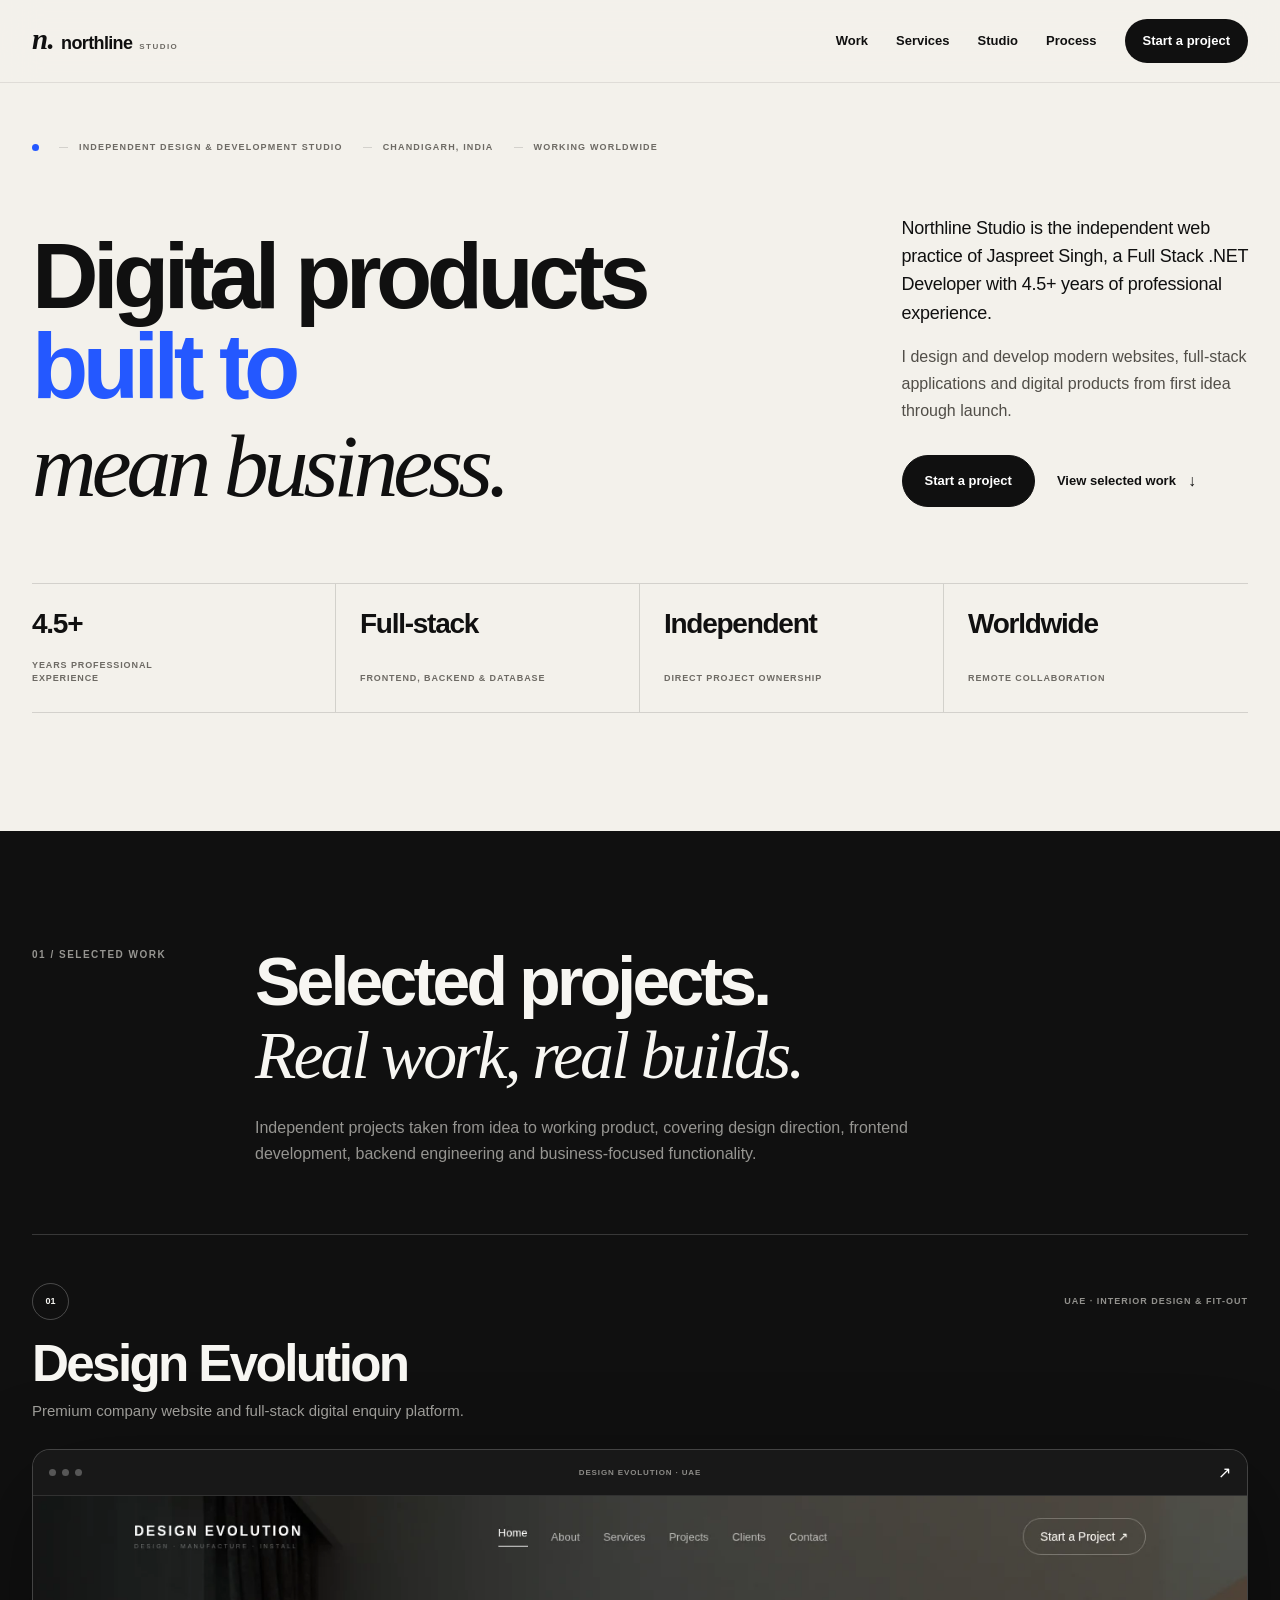
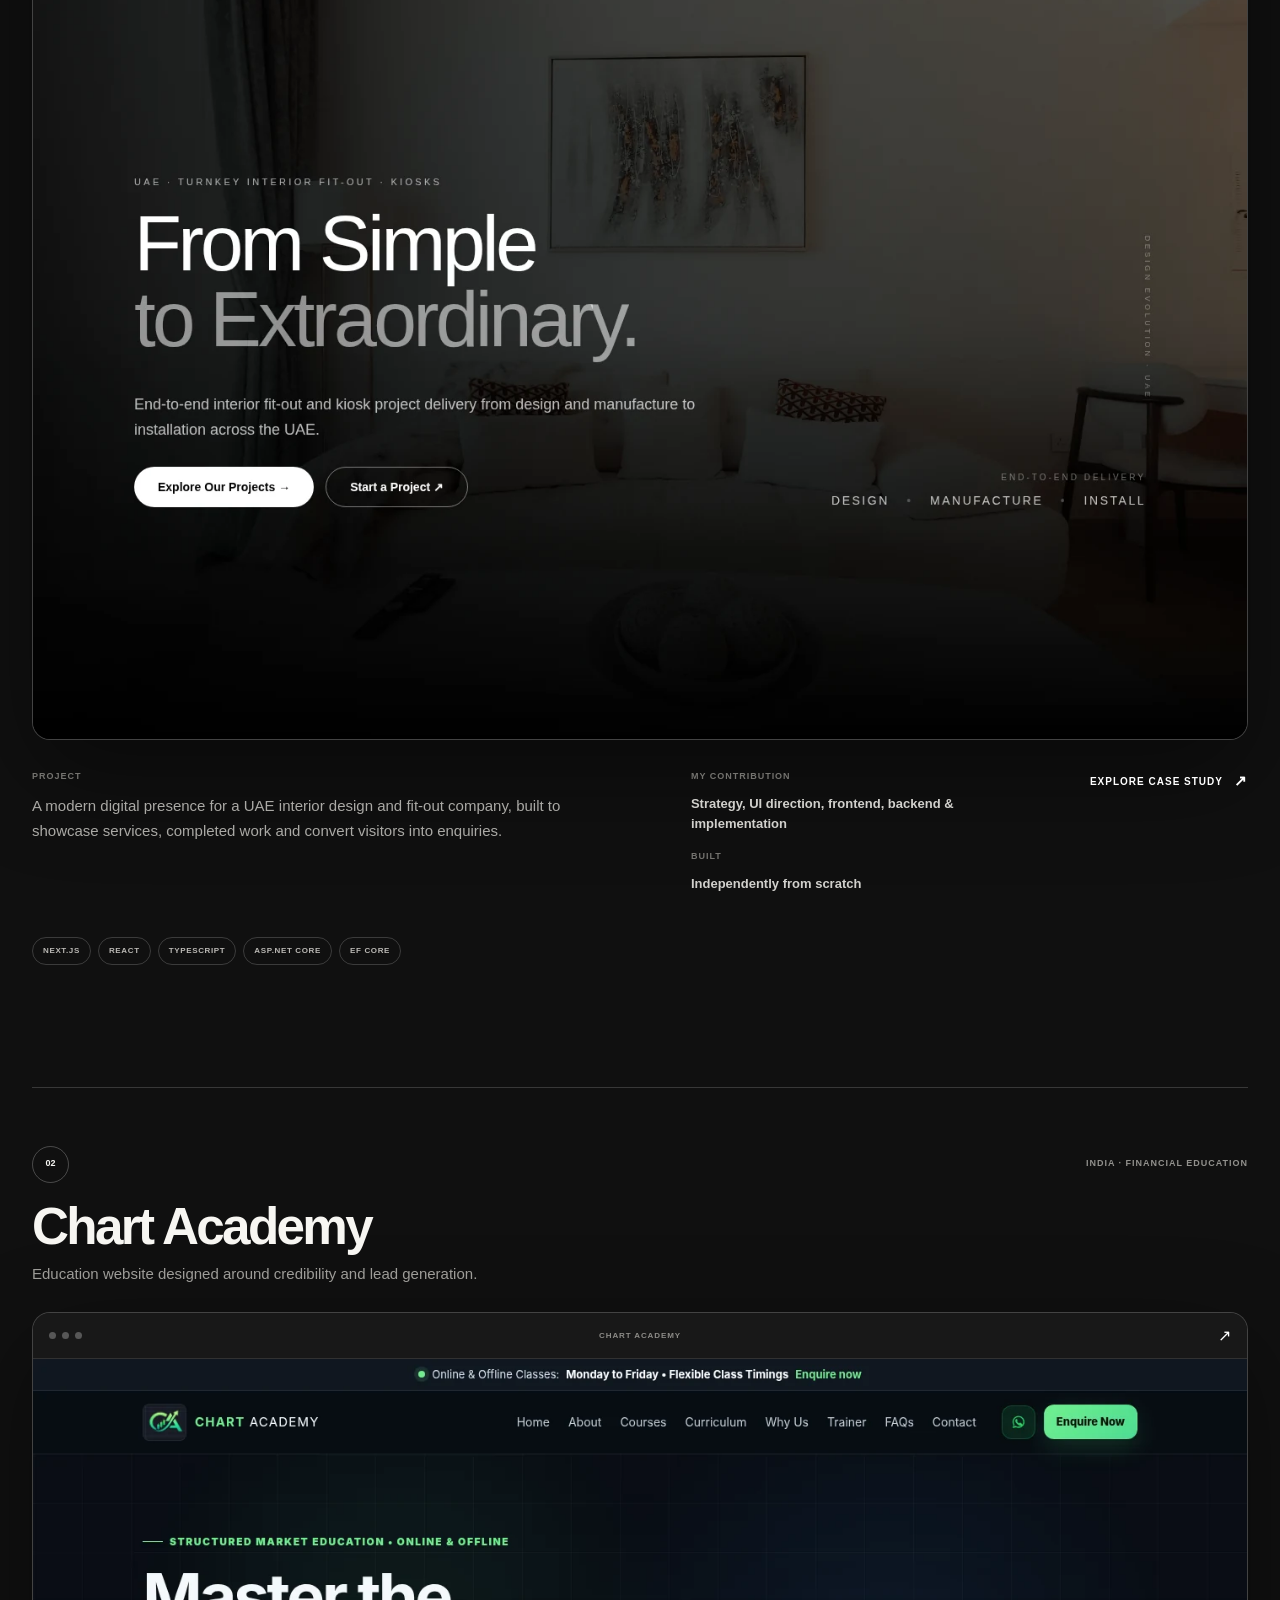
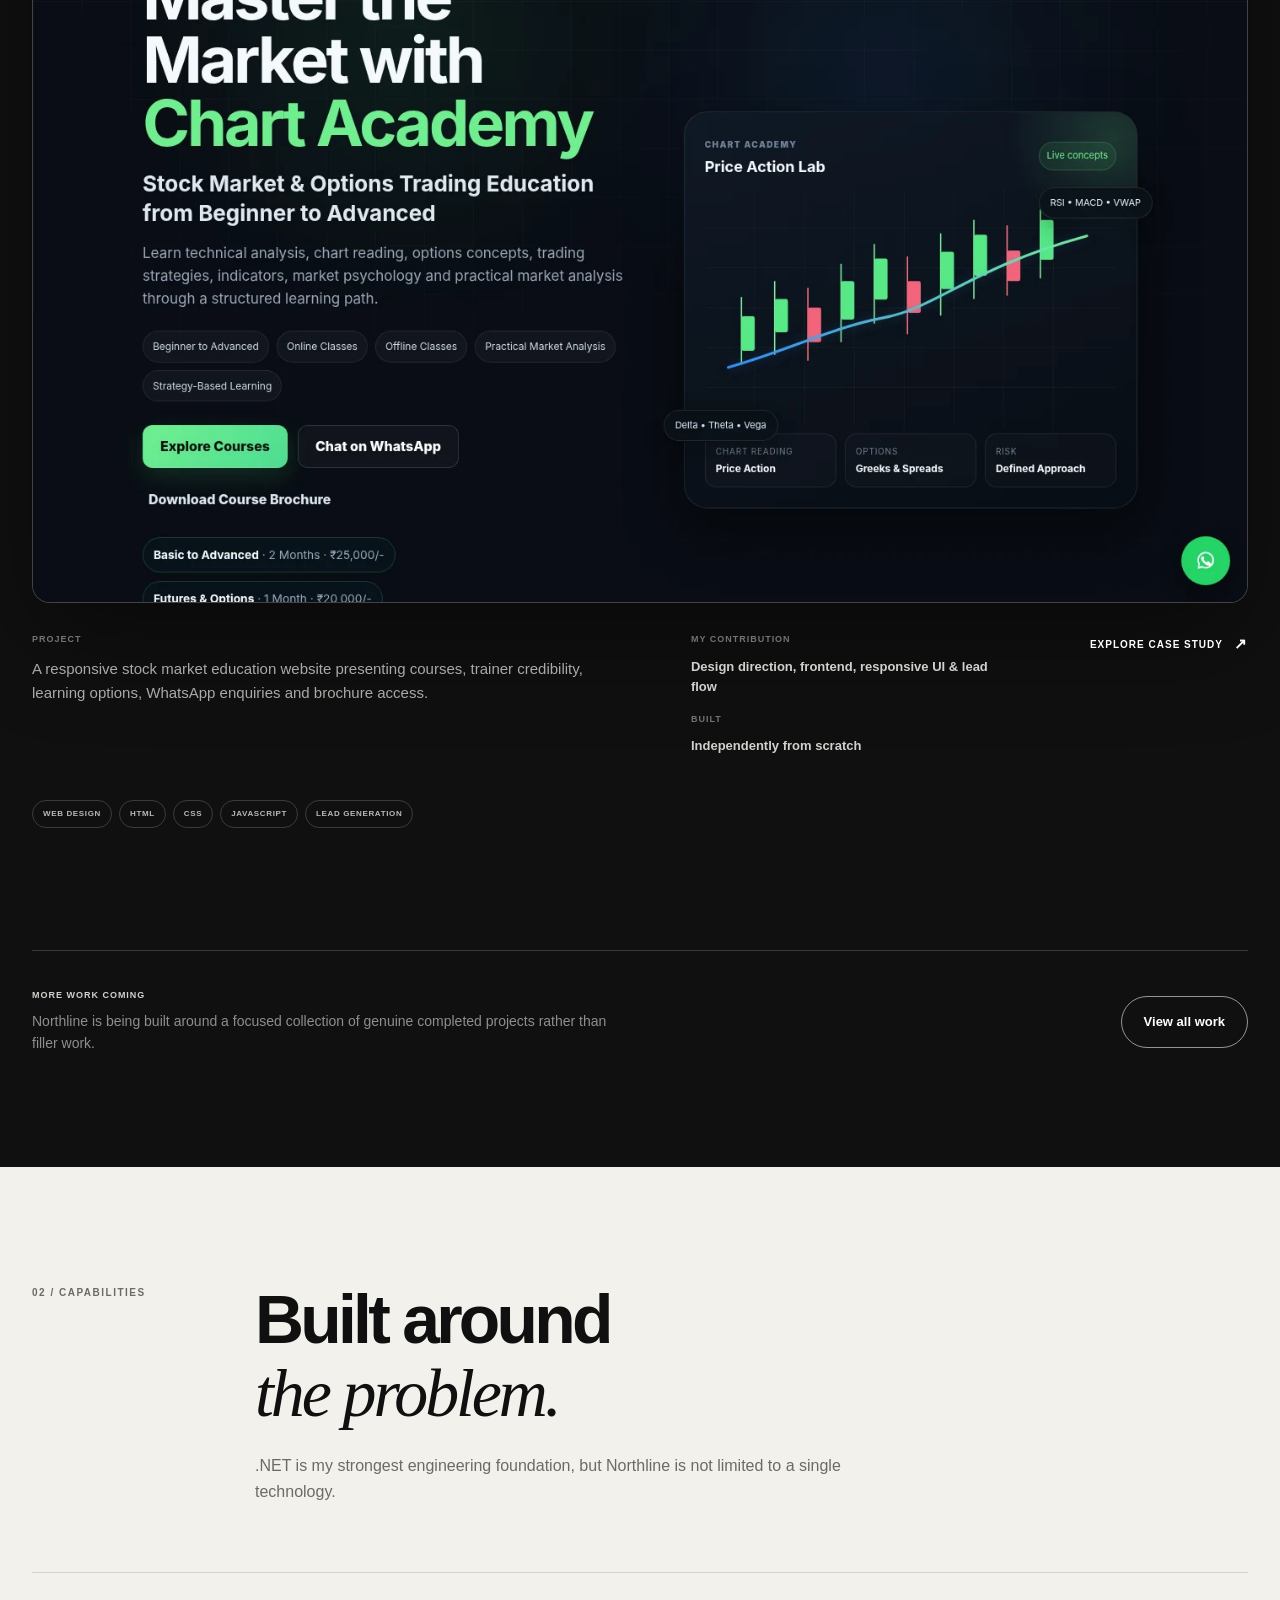
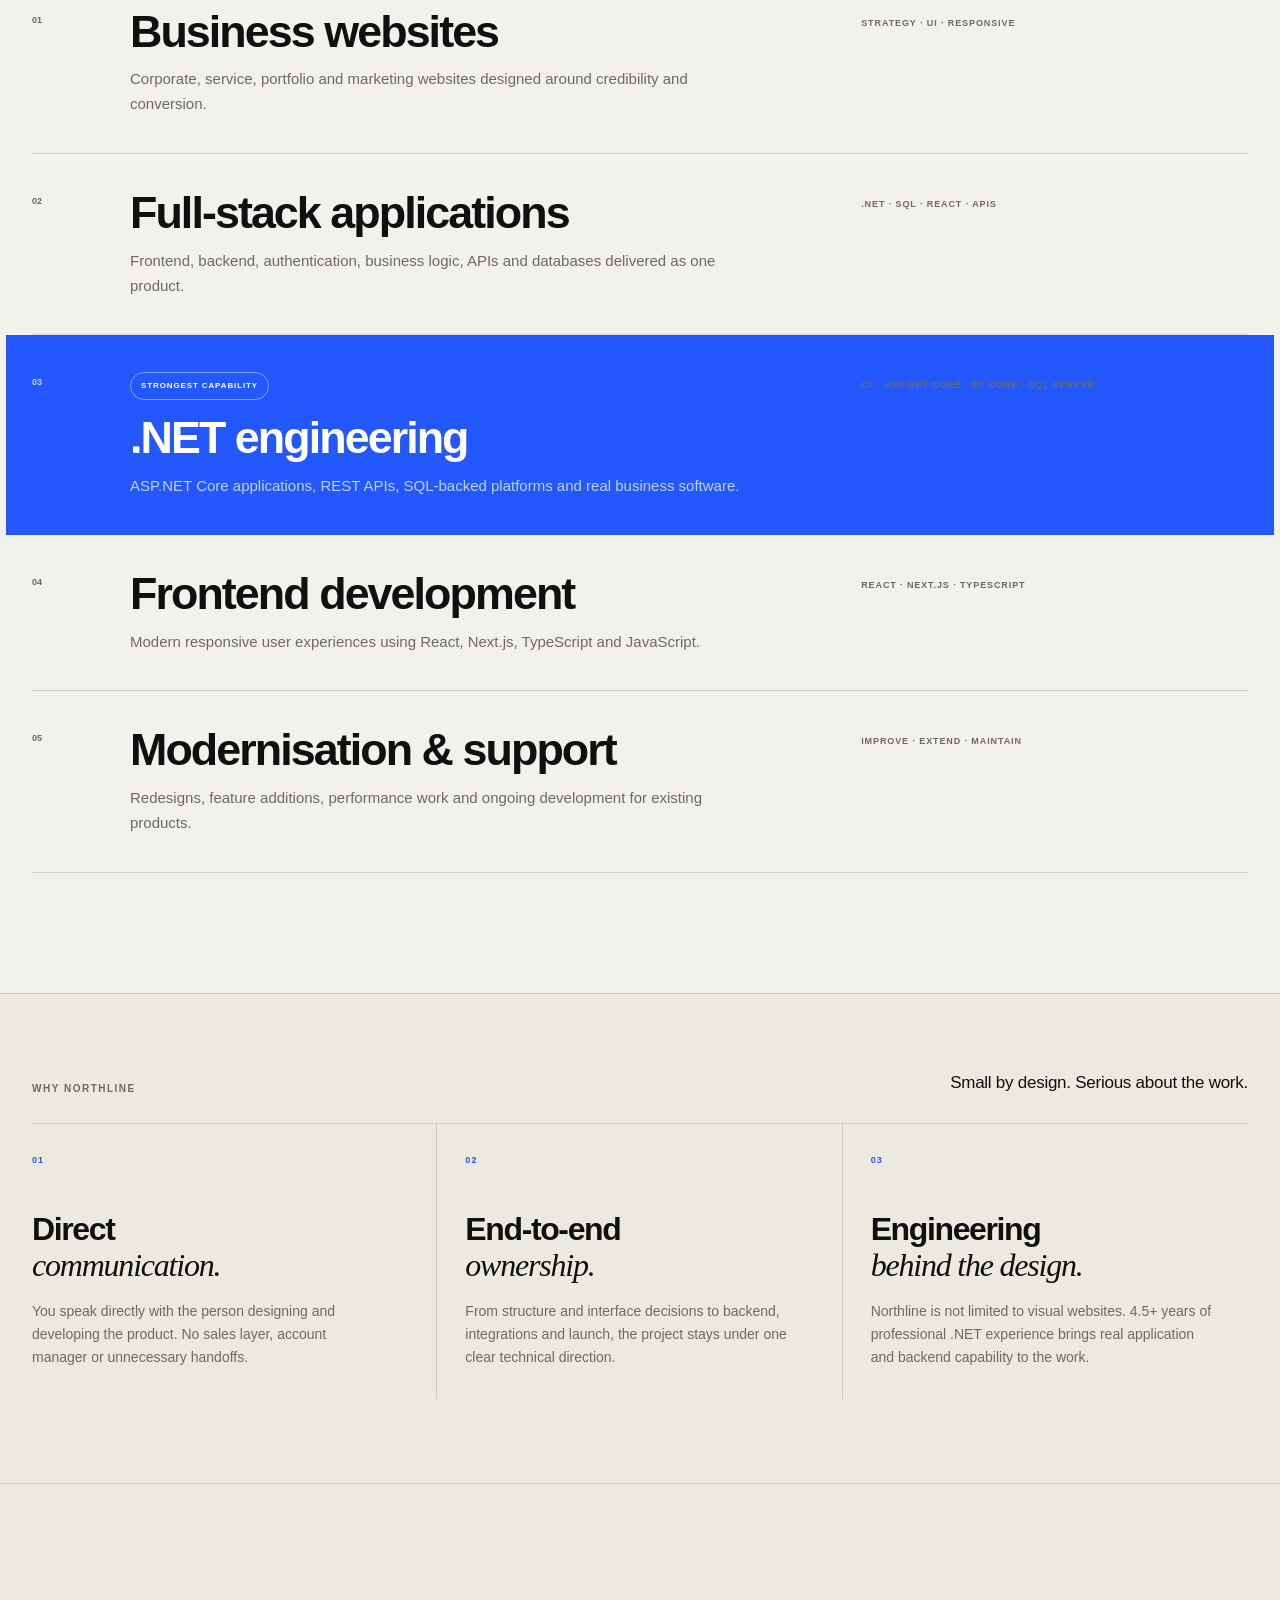
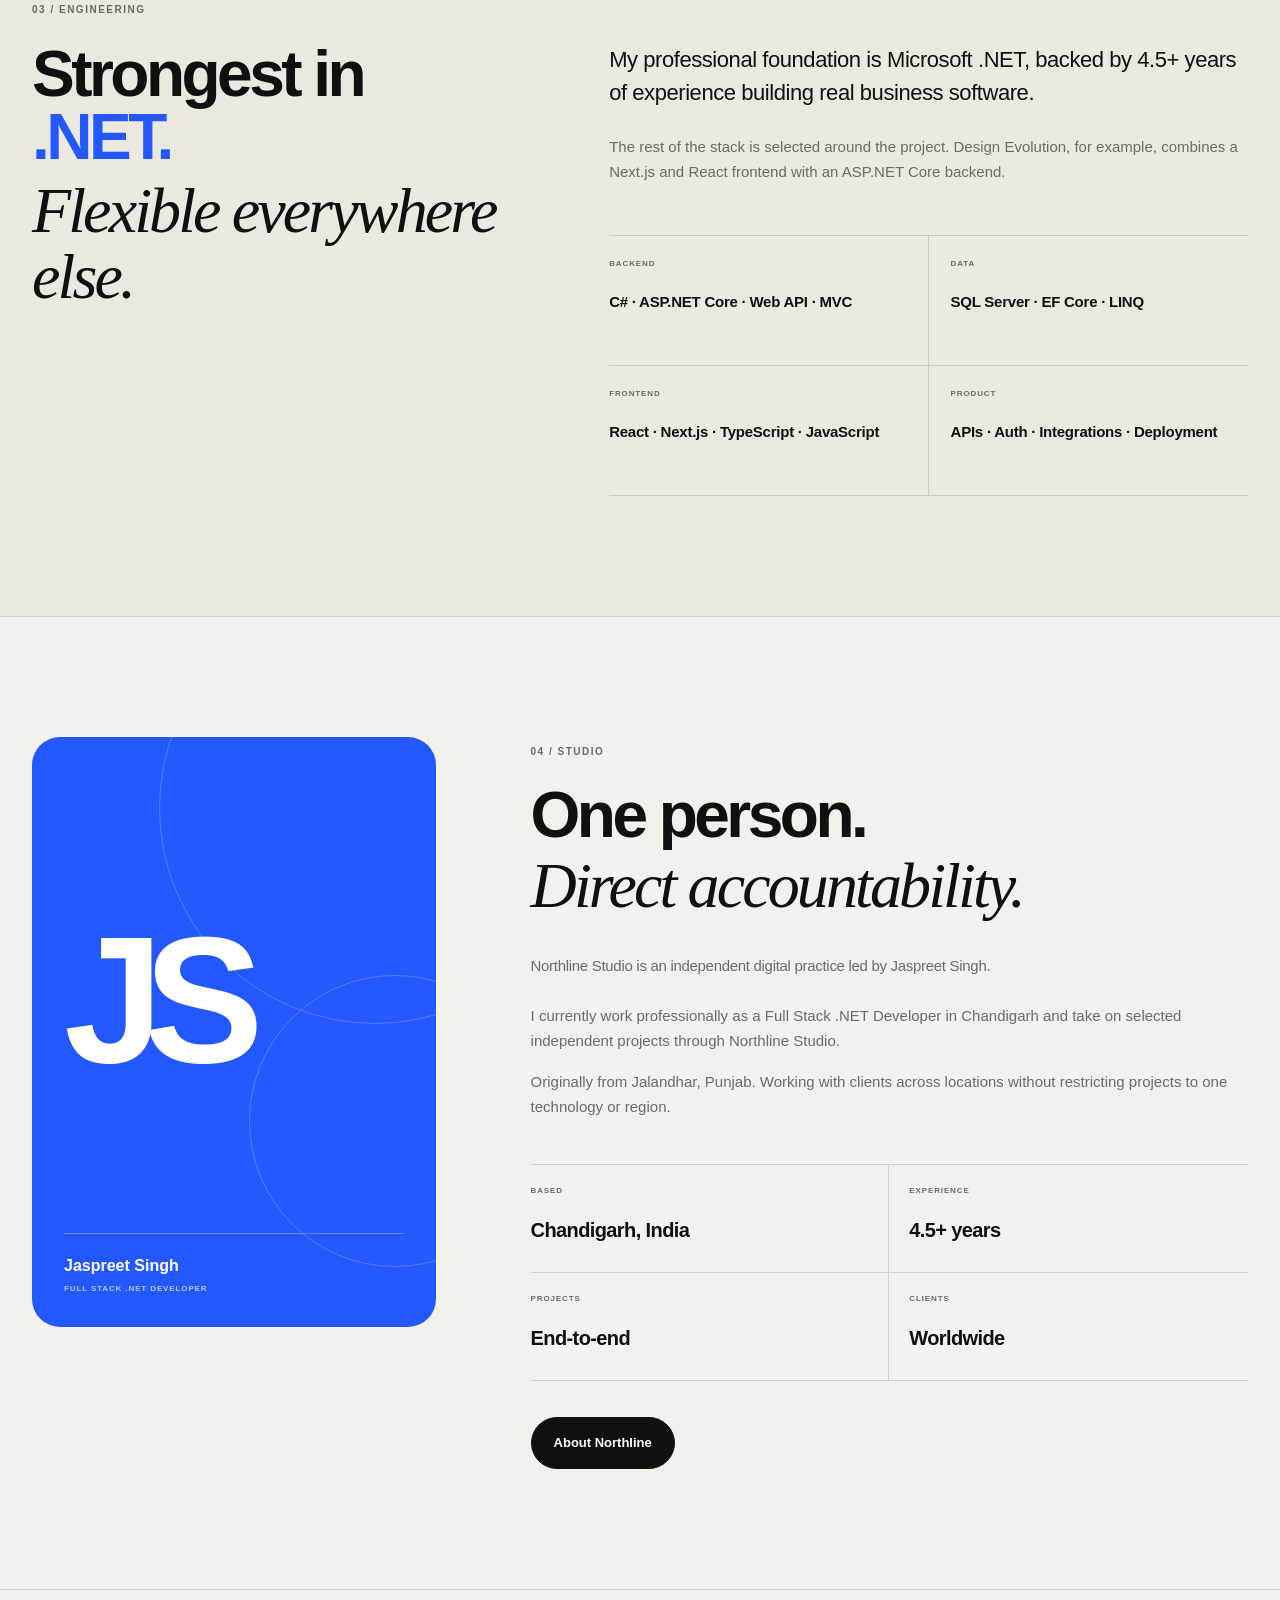
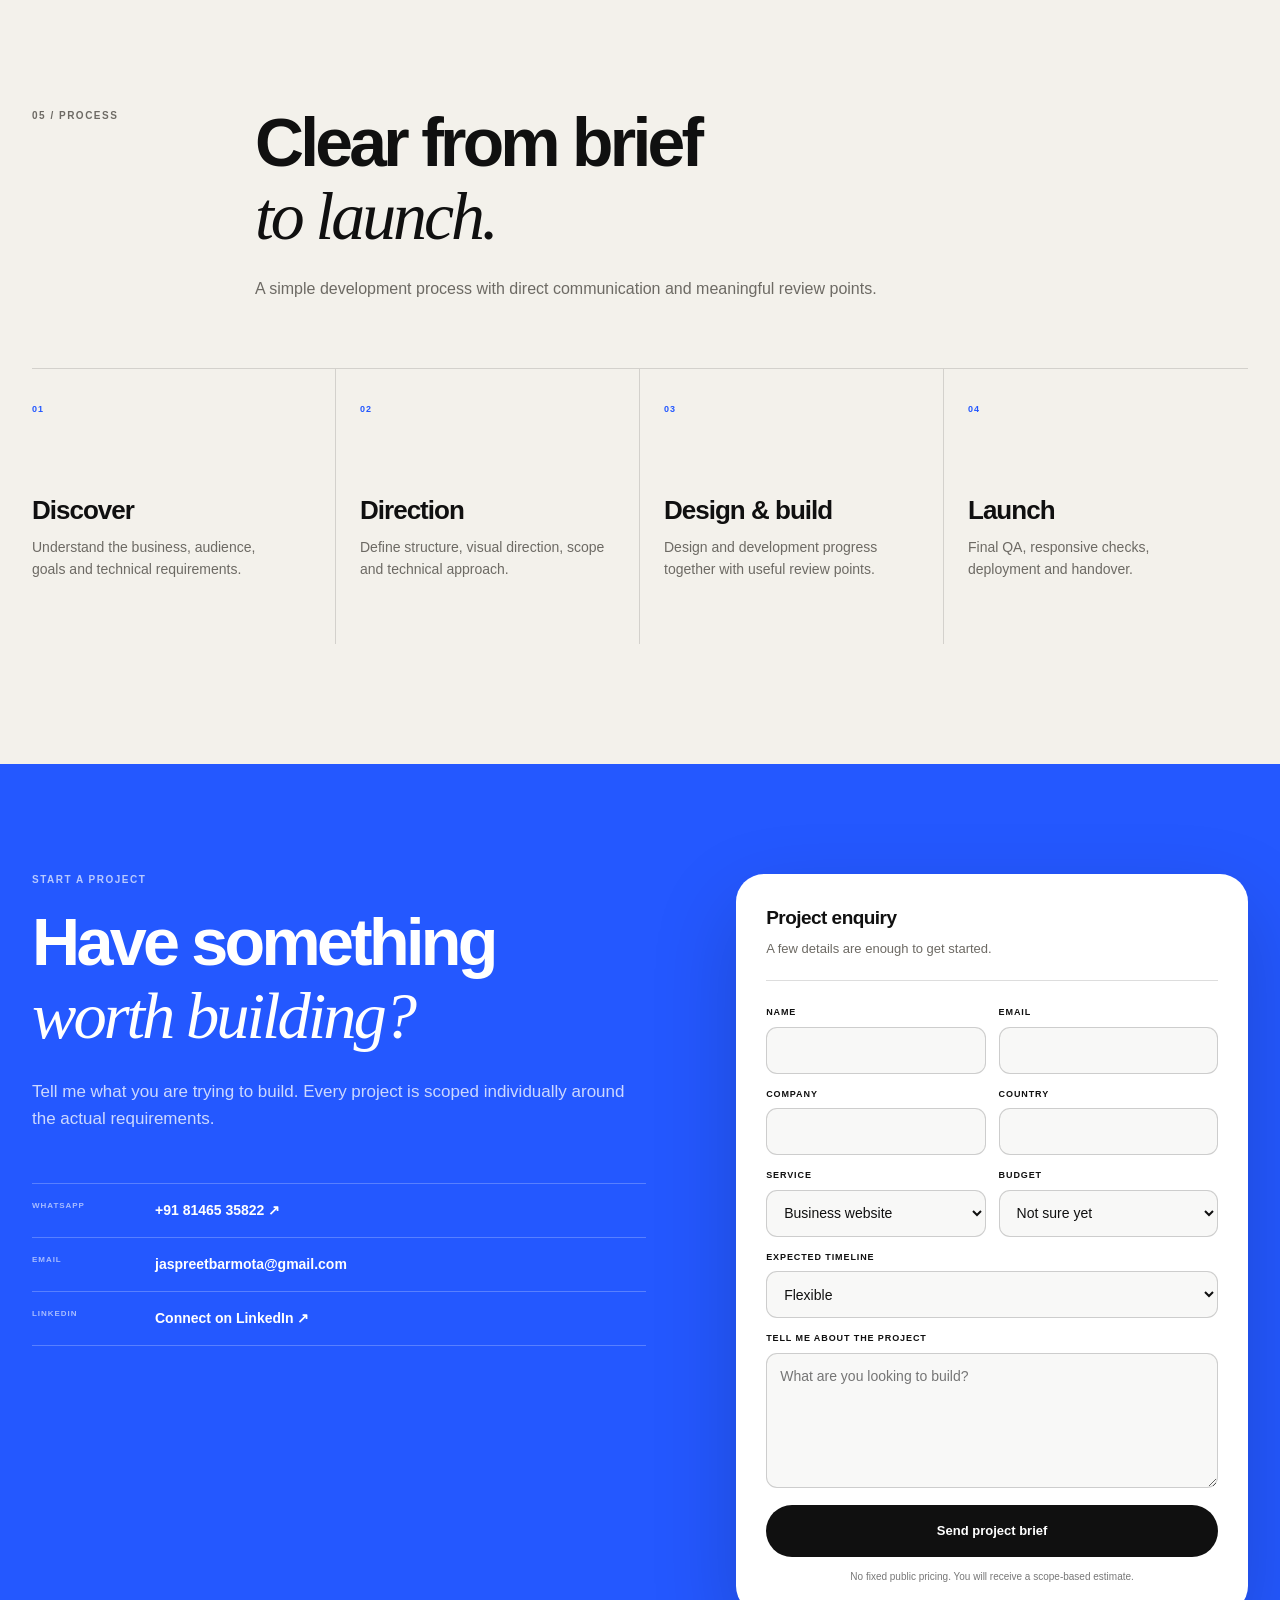
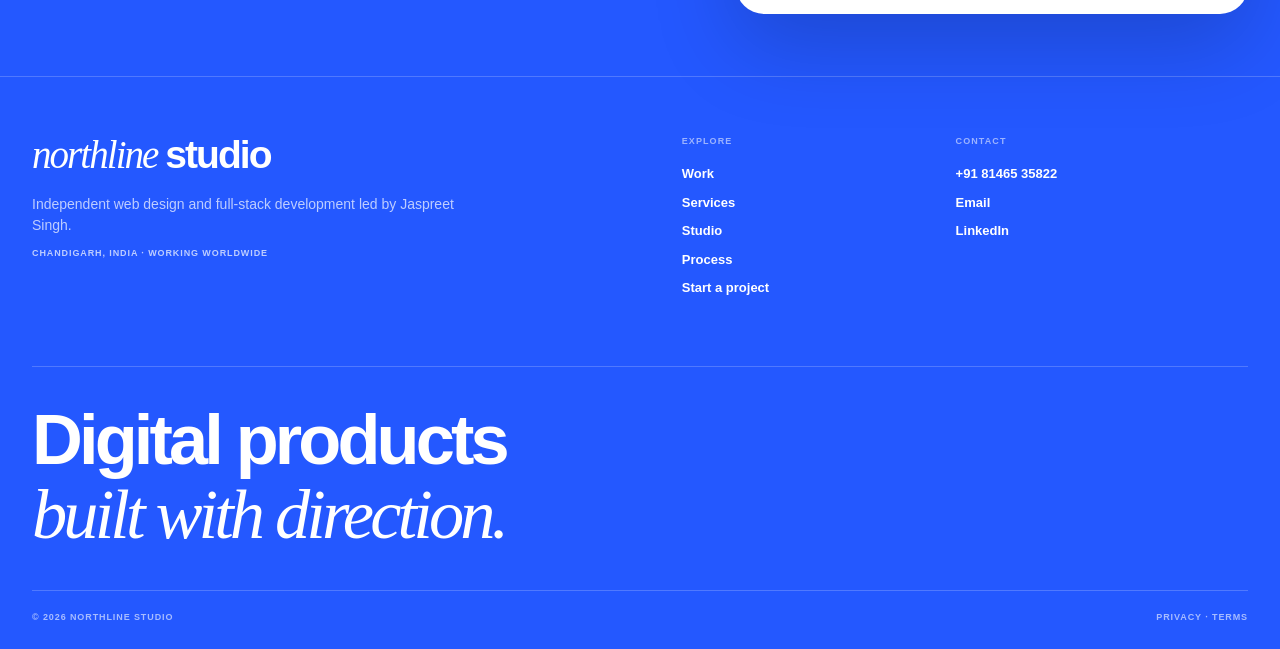
<file: index.html>
﻿<!doctype html>
<html lang="en">

<head>
    <meta charset="utf-8">

    <meta
        name="viewport"
        content="width=device-width, initial-scale=1">

    <meta
        name="description"
        content="Northline Studio is an independent web design and full-stack development practice led by Jaspreet Singh in Chandigarh, India.">

    <meta
        name="theme-color"
        content="#f3f1eb">

    <title>
        Northline Studio | Web Design & Full-Stack Development
    </title>

    <link
        rel="stylesheet"
        href="assets/css/styles.css">
</head>


<body>

    <!-- =====================================================
         HEADER
    ====================================================== -->

    <header class="site-header">

        <div class="wrap nav">

            <a
                class="brand"
                href="index.html"
                aria-label="Northline Studio home">

                <span class="nmark">
                    n.
                </span>

                <span class="northline">
                    northline
                </span>

                <span class="studio">
                    studio
                </span>

            </a>


            <button
                class="menu-btn"
                id="menuBtn"
                type="button"
                aria-controls="navLinks"
                aria-expanded="false"
                aria-label="Toggle navigation">

                Menu

            </button>


            <nav
                class="nav-links"
                id="navLinks"
                aria-label="Main navigation">

                <a href="work.html">
                    Work
                </a>

                <a href="services.html">
                    Services
                </a>

                <a href="studio.html">
                    Studio
                </a>

                <a href="process.html">
                    Process
                </a>

                <a
                    class="nav-cta"
                    href="contact.html">
                    Start a project
                </a>

            </nav>

        </div>

    </header>



    <main>

        <!-- =====================================================
             HERO
        ====================================================== -->

        <section class="nl-hero">

            <div class="wrap">


                <div class="nl-hero-meta reveal">

                    <span class="nl-dot"></span>

                    <span class="nl-hero-meta-item">
                        Independent design & development studio
                    </span>

                    <span class="nl-hero-meta-item">
                        Chandigarh, India
                    </span>

                    <span class="nl-hero-meta-item">
                        Working worldwide
                    </span>

                </div>



                <div class="nl-hero-main">


                    <div class="reveal">

                        <h1 class="nl-hero-title">

                            <span class="nl-title-row nl-title-black">
                                Digital products
                            </span>

                            <span class="nl-title-row nl-title-blue">
                                built to
                            </span>

                            <span class="nl-title-row nl-title-serif">
                                mean business.
                            </span>

                        </h1>

                    </div>



                    <div class="nl-hero-side reveal">

                        <p class="nl-hero-intro">
                            Northline Studio is the independent web practice
                            of Jaspreet Singh, a Full Stack .NET Developer
                            with 4.5+ years of professional experience.
                        </p>

                        <p>
                            I design and develop modern websites,
                            full-stack applications and digital products
                            from first idea through launch.
                        </p>


                        <div class="nl-hero-actions">

                            <a
                                class="btn btn-dark"
                                href="contact.html">

                                Start a project

                            </a>

                            <a
                                class="text-arrow-link"
                                href="#selected-work">

                                View selected work

                                <span aria-hidden="true">
                                    ↓
                                </span>

                            </a>

                        </div>

                    </div>

                </div>



                <div class="nl-hero-stats reveal">

                    <div class="nl-hero-stat">

                        <strong>
                            4.5+
                        </strong>

                        <span>
                            Years professional experience
                        </span>

                    </div>


                    <div class="nl-hero-stat">

                        <strong>
                            Full-stack
                        </strong>

                        <span>
                            Frontend, backend & database
                        </span>

                    </div>


                    <div class="nl-hero-stat">

                        <strong>
                            Independent
                        </strong>

                        <span>
                            Direct project ownership
                        </span>

                    </div>


                    <div class="nl-hero-stat">

                        <strong>
                            Worldwide
                        </strong>

                        <span>
                            Remote collaboration
                        </span>

                    </div>

                </div>

            </div>

        </section>



        <!-- =====================================================
             SELECTED WORK
        ====================================================== -->

        <section
            class="nl-work"
            id="selected-work">

            <div class="wrap">


                <div class="nl-section-heading reveal">

                    <div class="kicker">
                        01 / Selected work
                    </div>


                    <div class="nl-section-heading-copy">

                        <h2 class="nl-section-title">

                            <span class="nl-heading-line">
                                Selected projects.
                            </span>

                            <span class="nl-heading-line nl-heading-serif">
                                Real work, real builds.
                            </span>

                        </h2>


                        <p>
                            Independent projects taken from idea to working
                            product, covering design direction, frontend
                            development, backend engineering and
                            business-focused functionality.
                        </p>

                    </div>

                </div>



                <!-- DESIGN EVOLUTION -->

                <article class="premium-project reveal">


                    <div class="premium-project-top">

                        <div class="premium-project-index">

                            <span>
                                01
                            </span>

                            <p>
                                UAE · Interior Design & Fit-Out
                            </p>

                        </div>


                        <div class="premium-project-title">

                            <h3>
                                Design Evolution
                            </h3>

                            <p>
                                Premium company website and full-stack
                                digital enquiry platform.
                            </p>

                        </div>

                    </div>



                    <a
                        class="premium-browser"
                        href="work/design-evolution.html"
                        aria-label="View Design Evolution case study">

                        <div class="premium-browser-header">

                            <div
                                class="premium-browser-controls"
                                aria-hidden="true">

                                <i></i>
                                <i></i>
                                <i></i>

                            </div>


                            <span class="premium-browser-name">
                                Design Evolution · UAE
                            </span>


                            <span
                                class="premium-browser-arrow"
                                aria-hidden="true">
                                ↗
                            </span>

                        </div>


                        <div class="premium-browser-image">

                            <img
                                src="assets/images/design-evolution/homepage.webp"
                                alt="Design Evolution UAE website homepage"
                                loading="lazy"
                                decoding="async">

                        </div>

                    </a>



                    <div class="premium-project-details">


                        <div class="premium-project-summary">

                            <span class="detail-label">
                                Project
                            </span>

                            <p>
                                A modern digital presence for a UAE interior
                                design and fit-out company, built to showcase
                                services, completed work and convert visitors
                                into enquiries.
                            </p>

                        </div>



                        <div class="premium-project-meta">

                            <div>

                                <span>
                                    My contribution
                                </span>

                                <strong>
                                    Strategy, UI direction, frontend,
                                    backend & implementation
                                </strong>

                            </div>


                            <div>

                                <span>
                                    Built
                                </span>

                                <strong>
                                    Independently from scratch
                                </strong>

                            </div>

                        </div>



                        <div class="premium-project-stack">

                            <span>Next.js</span>
                            <span>React</span>
                            <span>TypeScript</span>
                            <span>ASP.NET Core</span>
                            <span>EF Core</span>

                        </div>



                        <a
                            class="premium-case-link"
                            href="work/design-evolution.html">

                            Explore case study

                            <span aria-hidden="true">
                                ↗
                            </span>

                        </a>

                    </div>

                </article>



                <!-- CHART ACADEMY -->

                <article class="premium-project reveal">


                    <div class="premium-project-top">

                        <div class="premium-project-index">

                            <span>
                                02
                            </span>

                            <p>
                                India · Financial Education
                            </p>

                        </div>


                        <div class="premium-project-title">

                            <h3>
                                Chart Academy
                            </h3>

                            <p>
                                Education website designed around
                                credibility and lead generation.
                            </p>

                        </div>

                    </div>



                    <a
                        class="premium-browser"
                        href="work/chart-academy.html"
                        aria-label="View Chart Academy case study">

                        <div class="premium-browser-header">

                            <div
                                class="premium-browser-controls"
                                aria-hidden="true">

                                <i></i>
                                <i></i>
                                <i></i>

                            </div>


                            <span class="premium-browser-name">
                                Chart Academy
                            </span>


                            <span
                                class="premium-browser-arrow"
                                aria-hidden="true">
                                ↗
                            </span>

                        </div>


                        <div class="premium-browser-image">

                            <img
                                src="assets/images/chart-academy/homepage.webp"
                                alt="Chart Academy stock market education website homepage"
                                loading="lazy"
                                decoding="async">

                        </div>

                    </a>



                    <div class="premium-project-details">


                        <div class="premium-project-summary">

                            <span class="detail-label">
                                Project
                            </span>

                            <p>
                                A responsive stock market education website
                                presenting courses, trainer credibility,
                                learning options, WhatsApp enquiries and
                                brochure access.
                            </p>

                        </div>



                        <div class="premium-project-meta">

                            <div>

                                <span>
                                    My contribution
                                </span>

                                <strong>
                                    Design direction, frontend,
                                    responsive UI & lead flow
                                </strong>

                            </div>


                            <div>

                                <span>
                                    Built
                                </span>

                                <strong>
                                    Independently from scratch
                                </strong>

                            </div>

                        </div>



                        <div class="premium-project-stack">

                            <span>Web Design</span>
                            <span>HTML</span>
                            <span>CSS</span>
                            <span>JavaScript</span>
                            <span>Lead Generation</span>

                        </div>



                        <a
                            class="premium-case-link"
                            href="work/chart-academy.html">

                            Explore case study

                            <span aria-hidden="true">
                                ↗
                            </span>

                        </a>

                    </div>

                </article>



                <div class="premium-work-footer reveal">

                    <div>

                        <span>
                            More work coming
                        </span>

                        <p>
                            Northline is being built around a focused
                            collection of genuine completed projects
                            rather than filler work.
                        </p>

                    </div>


                    <a
                        class="btn btn-light"
                        href="work.html">

                        View all work

                    </a>

                </div>

            </div>

        </section>



        <!-- =====================================================
             CAPABILITIES
        ====================================================== -->

        <section class="nl-services">

            <div class="wrap">


                <div class="nl-section-heading reveal">

                    <div class="kicker">
                        02 / Capabilities
                    </div>


                    <div class="nl-section-heading-copy">

                        <h2 class="nl-section-title">

                            <span class="nl-heading-line">
                                Built around
                            </span>

                            <span class="nl-heading-line nl-heading-serif">
                                the problem.
                            </span>

                        </h2>


                        <p>
                            .NET is my strongest engineering foundation,
                            but Northline is not limited to a single
                            technology.
                        </p>

                    </div>

                </div>



                <div class="nl-services-list">


                    <article class="reveal">

                        <span class="nl-service-number">
                            01
                        </span>


                        <div>

                            <h3>
                                Business websites
                            </h3>

                            <p>
                                Corporate, service, portfolio and marketing
                                websites designed around credibility and
                                conversion.
                            </p>

                        </div>


                        <strong>
                            Strategy · UI · Responsive
                        </strong>

                    </article>



                    <article class="reveal">

                        <span class="nl-service-number">
                            02
                        </span>


                        <div>

                            <h3>
                                Full-stack applications
                            </h3>

                            <p>
                                Frontend, backend, authentication,
                                business logic, APIs and databases
                                delivered as one product.
                            </p>

                        </div>


                        <strong>
                            .NET · SQL · React · APIs
                        </strong>

                    </article>



                    <article class="nl-service-primary reveal">

                        <span class="nl-service-number">
                            03
                        </span>


                        <div>

                            <small>
                                Strongest capability
                            </small>

                            <h3>
                                .NET engineering
                            </h3>

                            <p>
                                ASP.NET Core applications, REST APIs,
                                SQL-backed platforms and real business
                                software.
                            </p>

                        </div>


                        <strong>
                            C# · ASP.NET Core · EF Core · SQL Server
                        </strong>

                    </article>



                    <article class="reveal">

                        <span class="nl-service-number">
                            04
                        </span>


                        <div>

                            <h3>
                                Frontend development
                            </h3>

                            <p>
                                Modern responsive user experiences using
                                React, Next.js, TypeScript and JavaScript.
                            </p>

                        </div>


                        <strong>
                            React · Next.js · TypeScript
                        </strong>

                    </article>



                    <article class="reveal">

                        <span class="nl-service-number">
                            05
                        </span>


                        <div>

                            <h3>
                                Modernisation & support
                            </h3>

                            <p>
                                Redesigns, feature additions, performance
                                work and ongoing development for existing
                                products.
                            </p>

                        </div>


                        <strong>
                            Improve · Extend · Maintain
                        </strong>

                    </article>

                </div>

            </div>

        </section>



        <!-- =====================================================
             WHY NORTHLINE
        ====================================================== -->

        <section class="nl-why">

            <div class="wrap">


                <div class="nl-why-head reveal">

                    <div class="kicker">
                        Why Northline
                    </div>

                    <p>
                        Small by design. Serious about the work.
                    </p>

                </div>



                <div class="nl-why-grid">


                    <article class="reveal">

                        <span>
                            01
                        </span>


                        <h3>

                            <span>
                                Direct
                            </span>

                            <em>
                                communication.
                            </em>

                        </h3>


                        <p>
                            You speak directly with the person designing
                            and developing the product. No sales layer,
                            account manager or unnecessary handoffs.
                        </p>

                    </article>



                    <article class="reveal">

                        <span>
                            02
                        </span>


                        <h3>

                            <span>
                                End-to-end
                            </span>

                            <em>
                                ownership.
                            </em>

                        </h3>


                        <p>
                            From structure and interface decisions to
                            backend, integrations and launch, the project
                            stays under one clear technical direction.
                        </p>

                    </article>



                    <article class="reveal">

                        <span>
                            03
                        </span>


                        <h3>

                            <span>
                                Engineering
                            </span>

                            <em>
                                behind the design.
                            </em>

                        </h3>


                        <p>
                            Northline is not limited to visual websites.
                            4.5+ years of professional .NET experience
                            brings real application and backend capability
                            to the work.
                        </p>

                    </article>

                </div>

            </div>

        </section>



        <!-- =====================================================
             ENGINEERING
        ====================================================== -->

        <section class="nl-engineering">

            <div class="wrap nl-engineering-grid">


                <div class="reveal">

                    <div class="kicker">
                        03 / Engineering
                    </div>


                    <h2 class="nl-engineering-title">

                        <span class="nl-heading-line">
                            Strongest in
                        </span>

                        <span class="nl-heading-line nl-heading-blue">
                            .NET.
                        </span>

                        <span class="nl-heading-line nl-heading-serif">
                            Flexible everywhere else.
                        </span>

                    </h2>

                </div>



                <div class="nl-engineering-copy reveal">

                    <p class="nl-big-copy">
                        My professional foundation is Microsoft .NET,
                        backed by 4.5+ years of experience building
                        real business software.
                    </p>


                    <p>
                        The rest of the stack is selected around the
                        project. Design Evolution, for example, combines
                        a Next.js and React frontend with an ASP.NET Core
                        backend.
                    </p>



                    <div class="nl-tech-grid">

                        <div>

                            <span>
                                Backend
                            </span>

                            <strong>
                                C# · ASP.NET Core · Web API · MVC
                            </strong>

                        </div>


                        <div>

                            <span>
                                Data
                            </span>

                            <strong>
                                SQL Server · EF Core · LINQ
                            </strong>

                        </div>


                        <div>

                            <span>
                                Frontend
                            </span>

                            <strong>
                                React · Next.js · TypeScript · JavaScript
                            </strong>

                        </div>


                        <div>

                            <span>
                                Product
                            </span>

                            <strong>
                                APIs · Auth · Integrations · Deployment
                            </strong>

                        </div>

                    </div>

                </div>

            </div>

        </section>



        <!-- =====================================================
             STUDIO / FOUNDER
        ====================================================== -->

        <section class="nl-founder">

            <div class="wrap nl-founder-grid">


                <div class="nl-founder-card reveal">

                    <span class="nl-founder-monogram">
                        JS
                    </span>


                    <div>

                        <strong>
                            Jaspreet Singh
                        </strong>

                        <small>
                            Full Stack .NET Developer
                        </small>

                    </div>

                </div>



                <div class="nl-founder-copy reveal">

                    <div class="kicker">
                        04 / Studio
                    </div>


                    <h2 class="nl-founder-title">

                        <span class="nl-heading-line">
                            One person.
                        </span>

                        <span class="nl-heading-line nl-heading-serif">
                            Direct accountability.
                        </span>

                    </h2>


                    <p class="nl-big-copy">
                        Northline Studio is an independent digital
                        practice led by Jaspreet Singh.
                    </p>


                    <p>
                        I currently work professionally as a Full Stack
                        .NET Developer in Chandigarh and take on selected
                        independent projects through Northline Studio.
                    </p>


                    <p>
                        Originally from Jalandhar, Punjab. Working with
                        clients across locations without restricting
                        projects to one technology or region.
                    </p>



                    <div class="nl-founder-facts">

                        <div>

                            <span>
                                Based
                            </span>

                            <strong>
                                Chandigarh, India
                            </strong>

                        </div>


                        <div>

                            <span>
                                Experience
                            </span>

                            <strong>
                                4.5+ years
                            </strong>

                        </div>


                        <div>

                            <span>
                                Projects
                            </span>

                            <strong>
                                End-to-end
                            </strong>

                        </div>


                        <div>

                            <span>
                                Clients
                            </span>

                            <strong>
                                Worldwide
                            </strong>

                        </div>

                    </div>


                    <a
                        class="btn btn-dark"
                        href="studio.html">

                        About Northline

                    </a>

                </div>

            </div>

        </section>



        <!-- =====================================================
             PROCESS
        ====================================================== -->

        <section class="nl-process">

            <div class="wrap">


                <div class="nl-section-heading reveal">

                    <div class="kicker">
                        05 / Process
                    </div>


                    <div class="nl-section-heading-copy">

                        <h2 class="nl-section-title">

                            <span class="nl-heading-line">
                                Clear from brief
                            </span>

                            <span class="nl-heading-line nl-heading-serif">
                                to launch.
                            </span>

                        </h2>


                        <p>
                            A simple development process with direct
                            communication and meaningful review points.
                        </p>

                    </div>

                </div>



                <div class="nl-process-grid">


                    <article class="reveal">

                        <span>
                            01
                        </span>

                        <h3>
                            Discover
                        </h3>

                        <p>
                            Understand the business, audience,
                            goals and technical requirements.
                        </p>

                    </article>



                    <article class="reveal">

                        <span>
                            02
                        </span>

                        <h3>
                            Direction
                        </h3>

                        <p>
                            Define structure, visual direction,
                            scope and technical approach.
                        </p>

                    </article>



                    <article class="reveal">

                        <span>
                            03
                        </span>

                        <h3>
                            Design & build
                        </h3>

                        <p>
                            Design and development progress together
                            with useful review points.
                        </p>

                    </article>



                    <article class="reveal">

                        <span>
                            04
                        </span>

                        <h3>
                            Launch
                        </h3>

                        <p>
                            Final QA, responsive checks,
                            deployment and handover.
                        </p>

                    </article>

                </div>

            </div>

        </section>



        <!-- =====================================================
             CONTACT
        ====================================================== -->

        <section class="contact contact-v2">

            <div class="wrap">


                <div class="contact-heading reveal">

                    <div class="kicker">
                        Start a project
                    </div>


                    <h2 class="contact-title">

                        <span class="nl-heading-line">
                            Have something
                        </span>

                        <span class="nl-heading-line nl-heading-serif">
                            worth building?
                        </span>

                    </h2>


                    <p>
                        Tell me what you are trying to build.
                        Every project is scoped individually around
                        the actual requirements.
                    </p>



                    <div class="contact-direct">


                        <div>

                            <span>
                                WhatsApp
                            </span>

                            <a
                                href="https://wa.me/918146535822"
                                target="_blank"
                                rel="noopener">

                                +91 81465 35822 ↗

                            </a>

                        </div>



                        <div>

                            <span>
                                Email
                            </span>

                            <a href="mailto:jaspreetbarmota@gmail.com">
                                jaspreetbarmota@gmail.com
                            </a>

                        </div>



                        <div>

                            <span>
                                LinkedIn
                            </span>

                            <a
                                href="https://www.linkedin.com/in/jaspreet-singh-605665128"
                                target="_blank"
                                rel="noopener">

                                Connect on LinkedIn ↗

                            </a>

                        </div>

                    </div>

                </div>



                <form
                    class="form project-form-v2 reveal"
                    data-project-form>


                    <div class="form-heading">

                        <span>
                            Project enquiry
                        </span>

                        <p>
                            A few details are enough to get started.
                        </p>

                    </div>



                    <div class="field-row">

                        <label>

                            Name

                            <input
                                name="name"
                                autocomplete="name"
                                required>

                        </label>


                        <label>

                            Email

                            <input
                                type="email"
                                name="email"
                                autocomplete="email"
                                required>

                        </label>

                    </div>



                    <div class="field-row">

                        <label>

                            Company

                            <input
                                name="company"
                                autocomplete="organization">

                        </label>


                        <label>

                            Country

                            <input
                                name="country"
                                autocomplete="country-name">

                        </label>

                    </div>



                    <div class="field-row">

                        <label>

                            Service

                            <select name="service">

                                <option>
                                    Business website
                                </option>

                                <option>
                                    Full-stack web application
                                </option>

                                <option>
                                    .NET development
                                </option>

                                <option>
                                    Frontend / React / Next.js
                                </option>

                                <option>
                                    Redesign / modernisation
                                </option>

                                <option>
                                    Maintenance / support
                                </option>

                                <option>
                                    Not sure yet
                                </option>

                            </select>

                        </label>



                        <label>

                            Budget

                            <select name="budget">

                                <option>
                                    Not sure yet
                                </option>

                                <option>
                                    Under $500
                                </option>

                                <option>
                                    $500 – $1,500
                                </option>

                                <option>
                                    $1,500 – $3,000
                                </option>

                                <option>
                                    $3,000 – $5,000
                                </option>

                                <option>
                                    $5,000+
                                </option>

                            </select>

                        </label>

                    </div>



                    <label>

                        Expected timeline

                        <select name="timeline">

                            <option>
                                Flexible
                            </option>

                            <option>
                                As soon as possible
                            </option>

                            <option>
                                2–4 weeks
                            </option>

                            <option>
                                1–2 months
                            </option>

                            <option>
                                3+ months
                            </option>

                        </select>

                    </label>



                    <label>

                        Tell me about the project

                        <textarea
                            name="message"
                            placeholder="What are you looking to build?"
                            required></textarea>

                    </label>



                    <button
                        class="submit"
                        type="submit">

                        Send project brief

                    </button>


                    <div
                        class="form-status"
                        aria-live="polite">
                    </div>


                    <p class="form-note">
                        No fixed public pricing.
                        You will receive a scope-based estimate.
                    </p>

                </form>

            </div>

        </section>

    </main>



    <!-- =====================================================
         FOOTER
    ====================================================== -->

    <footer class="footer footer-v2">

        <div class="wrap">


            <div class="footer-top">


                <div class="footer-intro">

                    <div class="footer-brand">

                        <em>
                            northline
                        </em>

                        studio

                    </div>


                    <p>
                        Independent web design and full-stack
                        development led by Jaspreet Singh.
                    </p>


                    <p class="footer-location">
                        Chandigarh, India · Working worldwide
                    </p>

                </div>



                <div class="footer-nav-group">

                    <h4>
                        Explore
                    </h4>


                    <div class="links">

                        <a href="work.html">
                            Work
                        </a>

                        <a href="services.html">
                            Services
                        </a>

                        <a href="studio.html">
                            Studio
                        </a>

                        <a href="process.html">
                            Process
                        </a>

                        <a href="contact.html">
                            Start a project
                        </a>

                    </div>

                </div>



                <div class="footer-nav-group">

                    <h4>
                        Contact
                    </h4>


                    <div class="links">

                        <a href="tel:+918146535822">
                            +91 81465 35822
                        </a>

                        <a href="mailto:jaspreetbarmota@gmail.com">
                            Email
                        </a>

                        <a
                            href="https://www.linkedin.com/in/jaspreet-singh-605665128"
                            target="_blank"
                            rel="noopener">

                            LinkedIn

                        </a>

                    </div>

                </div>

            </div>



            <div class="footer-statement">

                <span>
                    Digital products
                </span>

                <em>
                    built with direction.
                </em>

            </div>



            <div class="footer-bottom">

                <span>
                    © 2026 Northline Studio
                </span>

                <span>

                    <a href="privacy.html">
                        Privacy
                    </a>

                    ·

                    <a href="terms.html">
                        Terms
                    </a>

                </span>

            </div>

        </div>

    </footer>



    <script src="assets/js/main.js"></script>

</body>

</html>
</file>
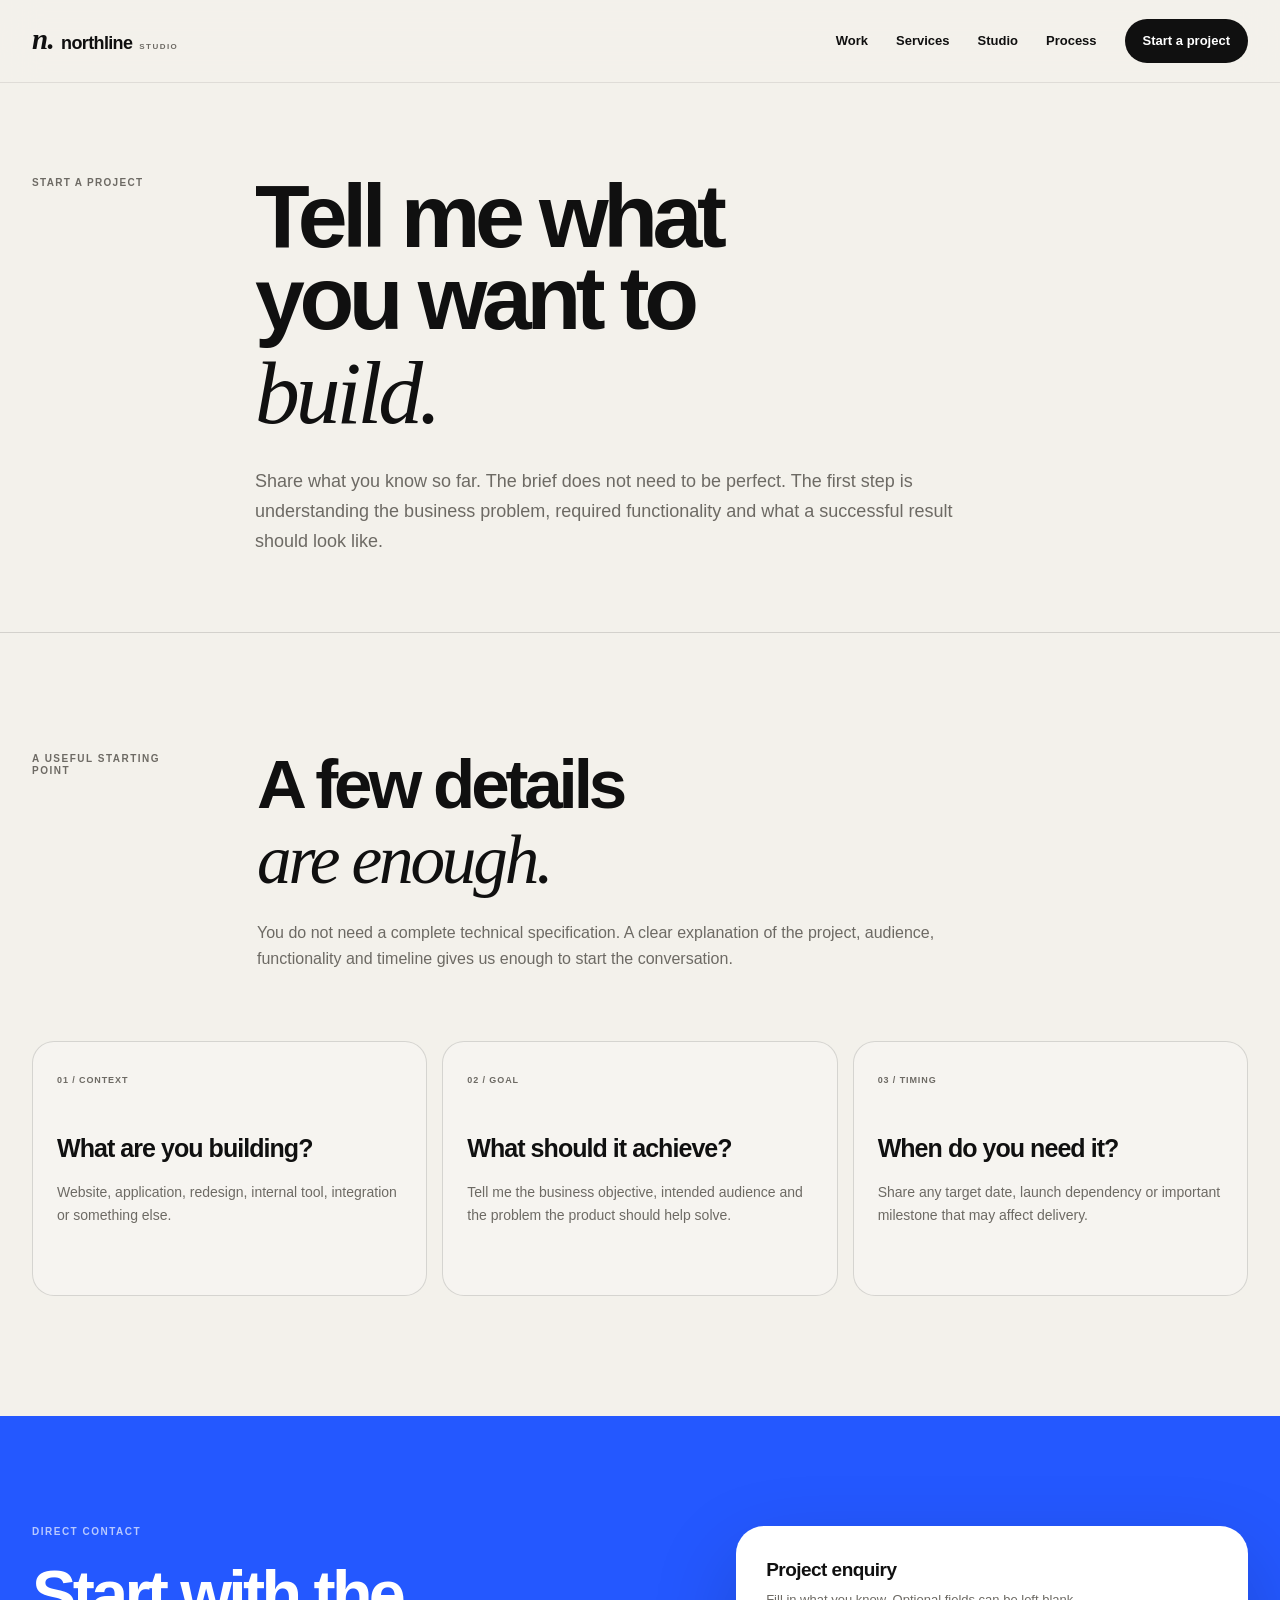
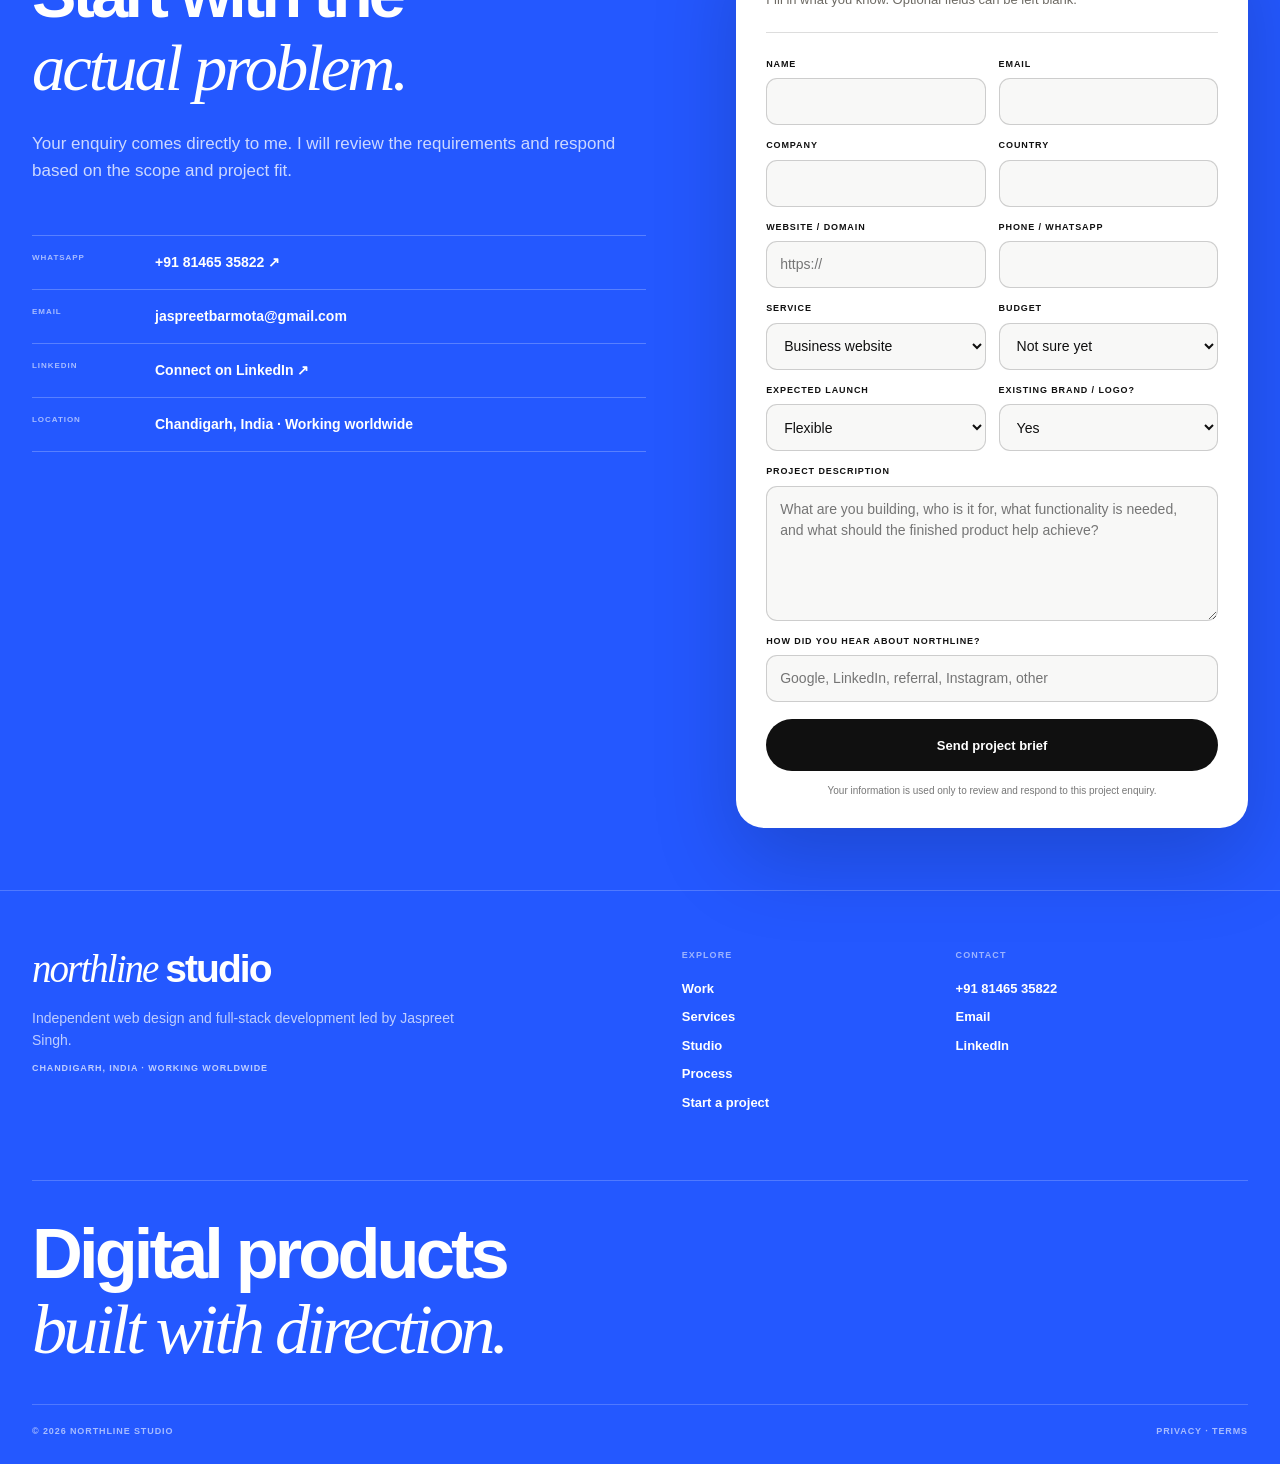
<file: contact.html>
<!doctype html>
<html lang="en">

<head>
    <meta charset="utf-8">

    <meta
        name="viewport"
        content="width=device-width, initial-scale=1">

    <meta
        name="description"
        content="Start a project with Northline Studio. Share your website, full-stack application, .NET development or digital product requirements directly with Jaspreet Singh.">

    <meta
        name="theme-color"
        content="#f3f1eb">

    <title>
        Start a Project | Northline Studio
    </title>

    <link
        rel="stylesheet"
        href="assets/css/styles.css">
</head>


<body>

    <!-- =====================================================
         HEADER
    ====================================================== -->

    <header class="site-header">

        <div class="wrap nav">

            <a
                class="brand"
                href="index.html"
                aria-label="Northline Studio home">

                <span class="nmark">
                    n.
                </span>

                <span class="northline">
                    northline
                </span>

                <span class="studio">
                    studio
                </span>

            </a>


            <button
                class="menu-btn"
                id="menuBtn"
                type="button"
                aria-controls="navLinks"
                aria-expanded="false"
                aria-label="Toggle navigation">

                Menu

            </button>


            <nav
                class="nav-links"
                id="navLinks"
                aria-label="Main navigation">

                <a href="work.html">
                    Work
                </a>

                <a href="services.html">
                    Services
                </a>

                <a href="studio.html">
                    Studio
                </a>

                <a href="process.html">
                    Process
                </a>

                <a
                    class="nav-cta"
                    href="contact.html">
                    Start a project
                </a>

            </nav>

        </div>

    </header>



    <main>

        <!-- =====================================================
             PAGE HERO
        ====================================================== -->

        <section class="page-hero">

            <div class="wrap page-hero-grid">

                <div class="eyebrow reveal">
                    Start a project
                </div>


                <div class="reveal">

                    <h1 class="display">

                        <span class="nl-heading-line">
                            Tell me what
                        </span>

                        <span class="nl-heading-line">
                            you want to
                        </span>

                        <span class="nl-heading-line nl-heading-serif">
                            build.
                        </span>

                    </h1>


                    <p>
                        Share what you know so far. The brief does not
                        need to be perfect. The first step is understanding
                        the business problem, required functionality
                        and what a successful result should look like.
                    </p>

                </div>

            </div>

        </section>



        <!-- =====================================================
             BEFORE THE FORM
        ====================================================== -->

        <section class="section">

            <div class="wrap">

                <div class="section-head reveal">

                    <div class="kicker">
                        A useful starting point
                    </div>


                    <div class="intro">

                        <h2 class="display small">

                            <span class="nl-heading-line">
                                A few details
                            </span>

                            <span class="nl-heading-line nl-heading-serif">
                                are enough.
                            </span>

                        </h2>


                        <p>
                            You do not need a complete technical specification.
                            A clear explanation of the project, audience,
                            functionality and timeline gives us enough
                            to start the conversation.
                        </p>

                    </div>

                </div>



                <div class="cap-grid">

                    <article class="cap-card reveal">

                        <span class="tag">
                            01 / Context
                        </span>

                        <h3>
                            What are you building?
                        </h3>

                        <p>
                            Website, application, redesign, internal tool,
                            integration or something else.
                        </p>

                    </article>


                    <article class="cap-card reveal">

                        <span class="tag">
                            02 / Goal
                        </span>

                        <h3>
                            What should it achieve?
                        </h3>

                        <p>
                            Tell me the business objective, intended audience
                            and the problem the product should help solve.
                        </p>

                    </article>


                    <article class="cap-card reveal">

                        <span class="tag">
                            03 / Timing
                        </span>

                        <h3>
                            When do you need it?
                        </h3>

                        <p>
                            Share any target date, launch dependency
                            or important milestone that may affect delivery.
                        </p>

                    </article>

                </div>

            </div>

        </section>



        <!-- =====================================================
             CONTACT + PROJECT FORM
        ====================================================== -->

        <section class="contact contact-v2">

            <div class="wrap">


                <!-- LEFT -->

                <div class="contact-heading reveal">

                    <div class="kicker">
                        Direct contact
                    </div>


                    <h2 class="contact-title">

                        <span class="nl-heading-line">
                            Start with the
                        </span>

                        <span class="nl-heading-line nl-heading-serif">
                            actual problem.
                        </span>

                    </h2>


                    <p>
                        Your enquiry comes directly to me.
                        I will review the requirements and respond
                        based on the scope and project fit.
                    </p>



                    <div class="contact-direct">

                        <div>

                            <span>
                                WhatsApp
                            </span>

                            <a
                                href="https://wa.me/918146535822"
                                target="_blank"
                                rel="noopener">

                                +91 81465 35822 ↗

                            </a>

                        </div>


                        <div>

                            <span>
                                Email
                            </span>

                            <a href="mailto:jaspreetbarmota@gmail.com">
                                jaspreetbarmota@gmail.com
                            </a>

                        </div>


                        <div>

                            <span>
                                LinkedIn
                            </span>

                            <a
                                href="https://www.linkedin.com/in/jaspreet-singh-605665128"
                                target="_blank"
                                rel="noopener">

                                Connect on LinkedIn ↗

                            </a>

                        </div>


                        <div>

                            <span>
                                Location
                            </span>

                            <a href="studio.html">
                                Chandigarh, India · Working worldwide
                            </a>

                        </div>

                    </div>

                </div>



                <!-- FORM -->

                <form
                    class="form project-form-v2 reveal"
                    data-project-form>


                    <div class="form-heading">

                        <span>
                            Project enquiry
                        </span>

                        <p>
                            Fill in what you know. Optional fields
                            can be left blank.
                        </p>

                    </div>



                    <!-- Name / Email -->

                    <div class="field-row">

                        <label>
                            Name

                            <input
                                name="name"
                                autocomplete="name"
                                required>
                        </label>


                        <label>
                            Email

                            <input
                                type="email"
                                name="email"
                                autocomplete="email"
                                required>
                        </label>

                    </div>



                    <!-- Company / Country -->

                    <div class="field-row">

                        <label>
                            Company

                            <input
                                name="company"
                                autocomplete="organization">
                        </label>


                        <label>
                            Country

                            <input
                                name="country"
                                autocomplete="country-name">
                        </label>

                    </div>



                    <!-- Website / Phone -->

                    <div class="field-row">

                        <label>
                            Website / domain

                            <input
                                type="url"
                                name="website"
                                placeholder="https://">
                        </label>


                        <label>
                            Phone / WhatsApp

                            <input
                                type="tel"
                                name="phone"
                                autocomplete="tel">
                        </label>

                    </div>



                    <!-- Service / Budget -->

                    <div class="field-row">

                        <label>
                            Service

                            <select name="service">

                                <option>
                                    Business website
                                </option>

                                <option>
                                    Full-stack web application
                                </option>

                                <option>
                                    .NET development
                                </option>

                                <option>
                                    Frontend / React / Next.js
                                </option>

                                <option>
                                    APIs / integrations
                                </option>

                                <option>
                                    Redesign / modernisation
                                </option>

                                <option>
                                    Maintenance / support
                                </option>

                                <option>
                                    Not sure yet
                                </option>

                            </select>

                        </label>


                        <label>
                            Budget

                            <select name="budget">

                                <option>
                                    Not sure yet
                                </option>

                                <option>
                                    Under $500
                                </option>

                                <option>
                                    $500 – $1,500
                                </option>

                                <option>
                                    $1,500 – $3,000
                                </option>

                                <option>
                                    $3,000 – $5,000
                                </option>

                                <option>
                                    $5,000+
                                </option>

                            </select>

                        </label>

                    </div>



                    <!-- Timeline / Brand -->

                    <div class="field-row">

                        <label>
                            Expected launch

                            <select name="timeline">

                                <option>
                                    Flexible
                                </option>

                                <option>
                                    As soon as possible
                                </option>

                                <option>
                                    2–4 weeks
                                </option>

                                <option>
                                    1–2 months
                                </option>

                                <option>
                                    3+ months
                                </option>

                            </select>

                        </label>


                        <label>
                            Existing brand / logo?

                            <select name="hasBrand">

                                <option>
                                    Yes
                                </option>

                                <option>
                                    No
                                </option>

                                <option>
                                    Partly
                                </option>

                            </select>

                        </label>

                    </div>



                    <!-- Description -->

                    <label>
                        Project description

                        <textarea
                            name="message"
                            required
                            placeholder="What are you building, who is it for, what functionality is needed, and what should the finished product help achieve?"></textarea>
                    </label>



                    <!-- Source -->

                    <label>
                        How did you hear about Northline?

                        <input
                            name="source"
                            placeholder="Google, LinkedIn, referral, Instagram, other">
                    </label>



                    <button
                        class="submit"
                        type="submit">

                        Send project brief

                    </button>


                    <div
                        class="form-status"
                        aria-live="polite">
                    </div>


                    <p class="form-note">
                        Your information is used only to review
                        and respond to this project enquiry.
                    </p>

                </form>

            </div>

        </section>

    </main>



    <!-- =====================================================
         FOOTER
    ====================================================== -->

    <footer class="footer footer-v2">

        <div class="wrap">


            <div class="footer-top">


                <div class="footer-intro">

                    <div class="footer-brand">

                        <em>
                            northline
                        </em>

                        studio

                    </div>


                    <p>
                        Independent web design and full-stack
                        development led by Jaspreet Singh.
                    </p>


                    <p class="footer-location">
                        Chandigarh, India · Working worldwide
                    </p>

                </div>



                <div class="footer-nav-group">

                    <h4>
                        Explore
                    </h4>


                    <div class="links">

                        <a href="work.html">
                            Work
                        </a>

                        <a href="services.html">
                            Services
                        </a>

                        <a href="studio.html">
                            Studio
                        </a>

                        <a href="process.html">
                            Process
                        </a>

                        <a href="contact.html">
                            Start a project
                        </a>

                    </div>

                </div>



                <div class="footer-nav-group">

                    <h4>
                        Contact
                    </h4>


                    <div class="links">

                        <a href="tel:+918146535822">
                            +91 81465 35822
                        </a>

                        <a href="mailto:jaspreetbarmota@gmail.com">
                            Email
                        </a>

                        <a
                            href="https://www.linkedin.com/in/jaspreet-singh-605665128"
                            target="_blank"
                            rel="noopener">

                            LinkedIn

                        </a>

                    </div>

                </div>

            </div>



            <div class="footer-statement">

                <span>
                    Digital products
                </span>

                <em>
                    built with direction.
                </em>

            </div>



            <div class="footer-bottom">

                <span>
                    © 2026 Northline Studio
                </span>

                <span>

                    <a href="privacy.html">
                        Privacy
                    </a>

                    ·

                    <a href="terms.html">
                        Terms
                    </a>

                </span>

            </div>

        </div>

    </footer>



    <script src="assets/js/main.js"></script>

</body>

</html>
</file>
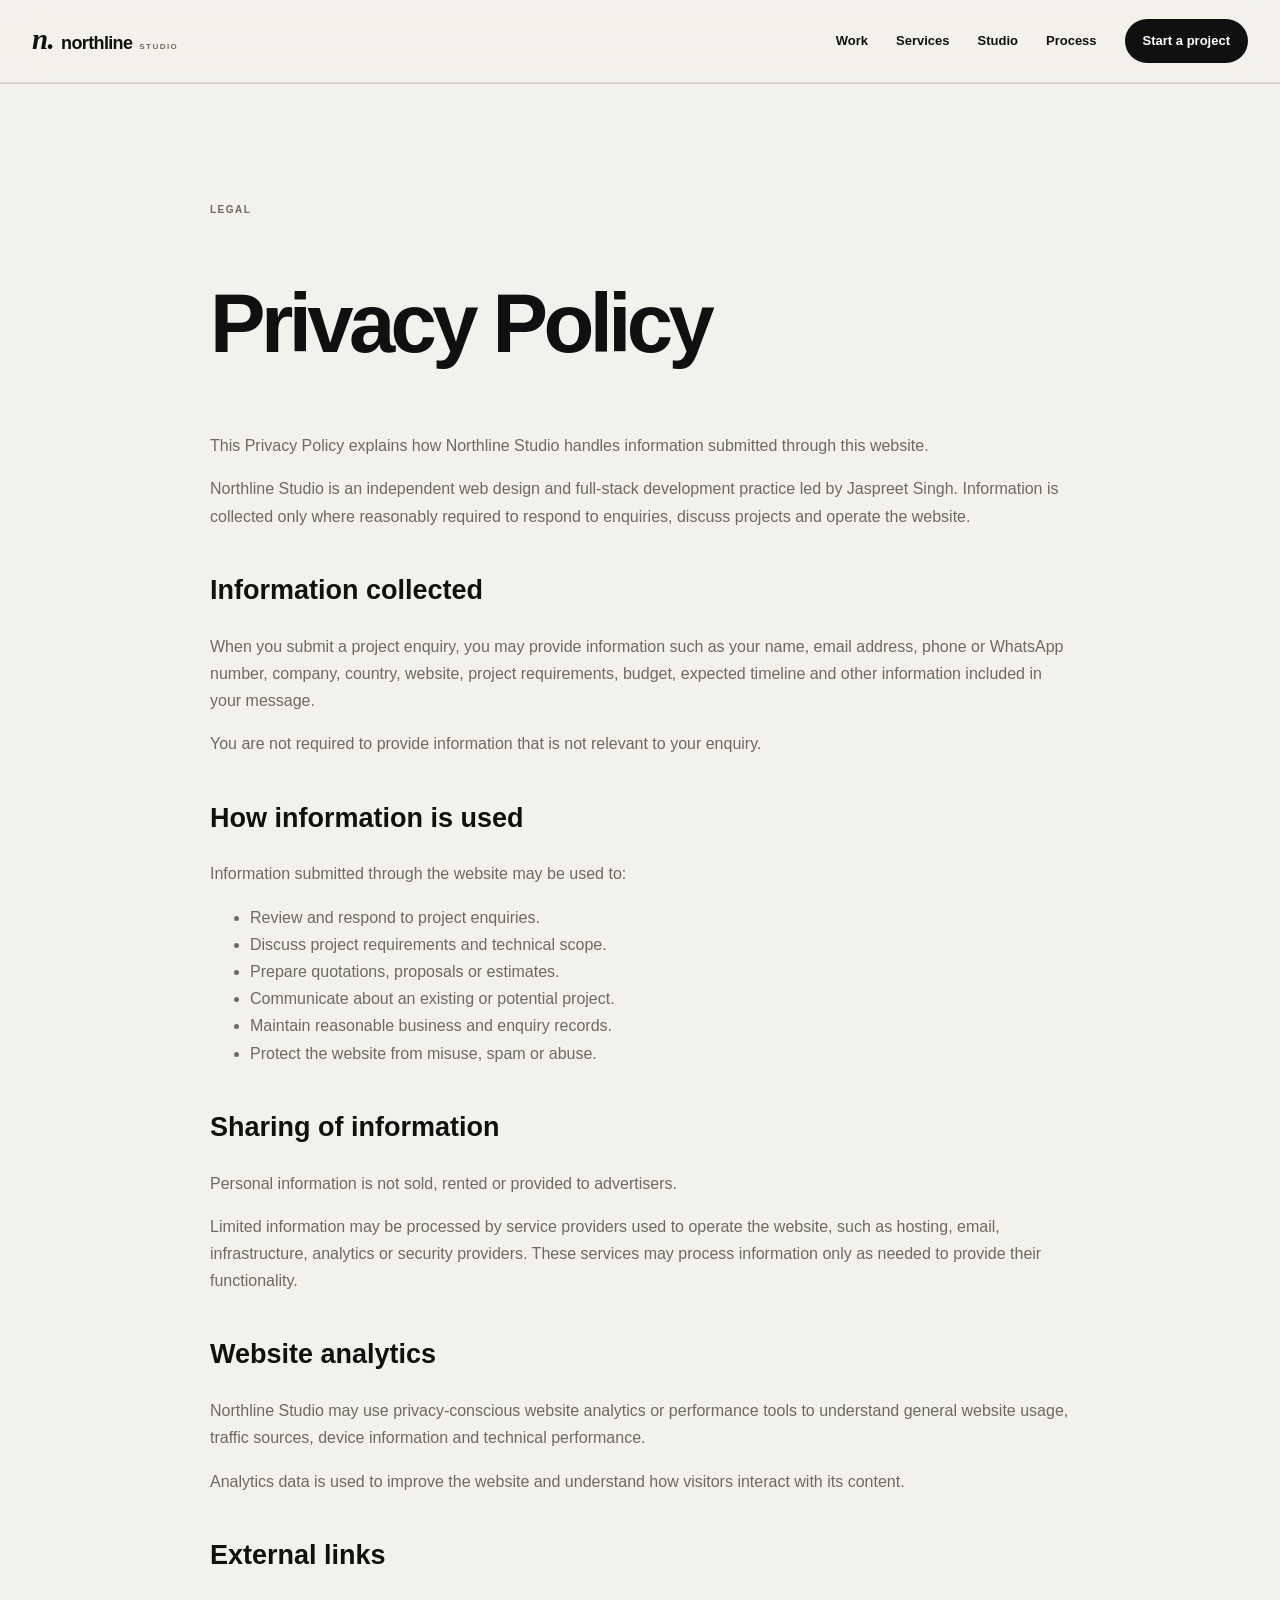
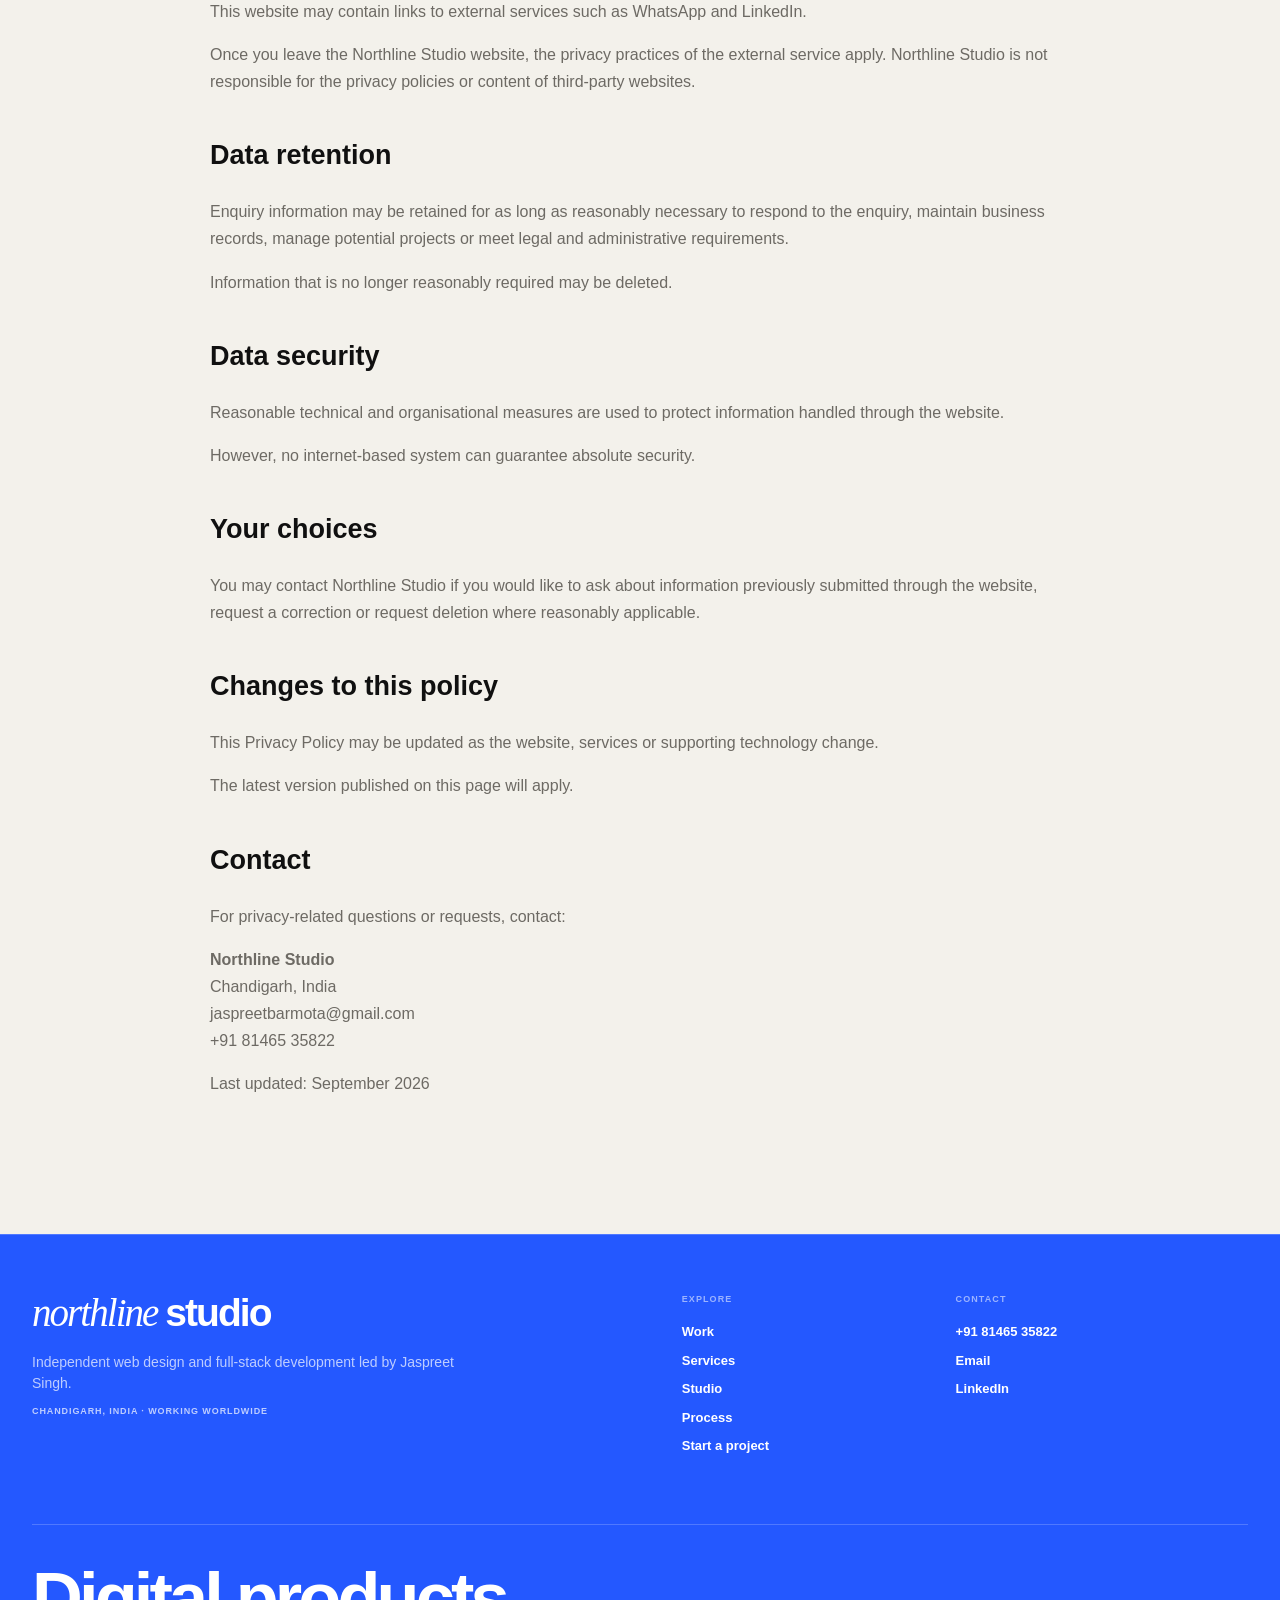
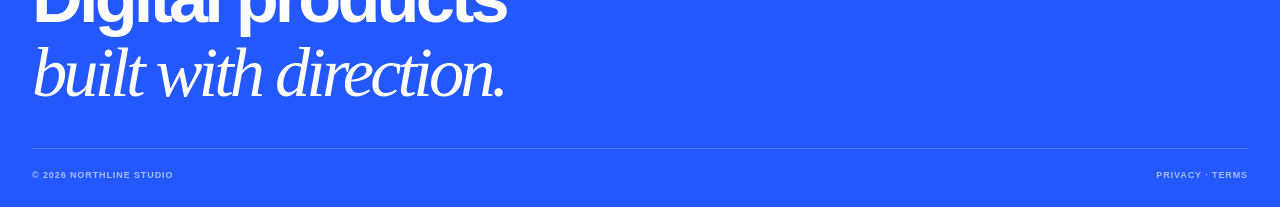
<file: privacy.html>
<!doctype html>
<html lang="en">

<head>
    <meta charset="utf-8">

    <meta
        name="viewport"
        content="width=device-width, initial-scale=1">

    <meta
        name="description"
        content="Privacy Policy for Northline Studio, an independent web design and full-stack development practice led by Jaspreet Singh.">

    <meta
        name="theme-color"
        content="#f3f1eb">

    <title>
        Privacy Policy | Northline Studio
    </title>

    <link
        rel="stylesheet"
        href="assets/css/styles.css">
</head>


<body>

    <!-- =====================================================
         HEADER
    ====================================================== -->

    <header class="site-header">

        <div class="wrap nav">

            <a
                class="brand"
                href="index.html"
                aria-label="Northline Studio home">

                <span class="nmark">n.</span>
                <span class="northline">northline</span>
                <span class="studio">studio</span>

            </a>


            <button
                class="menu-btn"
                id="menuBtn"
                type="button"
                aria-controls="navLinks"
                aria-expanded="false"
                aria-label="Toggle navigation">

                Menu

            </button>


            <nav
                class="nav-links"
                id="navLinks"
                aria-label="Main navigation">

                <a href="work.html">
                    Work
                </a>

                <a href="services.html">
                    Services
                </a>

                <a href="studio.html">
                    Studio
                </a>

                <a href="process.html">
                    Process
                </a>

                <a
                    class="nav-cta"
                    href="contact.html">
                    Start a project
                </a>

            </nav>

        </div>

    </header>



    <main>

        <!-- =====================================================
             PRIVACY POLICY
        ====================================================== -->

        <section class="section">

            <div class="wrap legal">


                <div class="kicker">
                    Legal
                </div>


                <h1>
                    Privacy Policy
                </h1>


                <p>
                    This Privacy Policy explains how Northline Studio
                    handles information submitted through this website.
                </p>


                <p>
                    Northline Studio is an independent web design and
                    full-stack development practice led by Jaspreet Singh.
                    Information is collected only where reasonably required
                    to respond to enquiries, discuss projects and operate
                    the website.
                </p>



                <h2>
                    Information collected
                </h2>


                <p>
                    When you submit a project enquiry, you may provide
                    information such as your name, email address, phone
                    or WhatsApp number, company, country, website,
                    project requirements, budget, expected timeline
                    and other information included in your message.
                </p>


                <p>
                    You are not required to provide information that
                    is not relevant to your enquiry.
                </p>



                <h2>
                    How information is used
                </h2>


                <p>
                    Information submitted through the website may be used to:
                </p>


                <ul>
                    <li>
                        Review and respond to project enquiries.
                    </li>

                    <li>
                        Discuss project requirements and technical scope.
                    </li>

                    <li>
                        Prepare quotations, proposals or estimates.
                    </li>

                    <li>
                        Communicate about an existing or potential project.
                    </li>

                    <li>
                        Maintain reasonable business and enquiry records.
                    </li>

                    <li>
                        Protect the website from misuse, spam or abuse.
                    </li>
                </ul>



                <h2>
                    Sharing of information
                </h2>


                <p>
                    Personal information is not sold, rented or provided
                    to advertisers.
                </p>


                <p>
                    Limited information may be processed by service providers
                    used to operate the website, such as hosting, email,
                    infrastructure, analytics or security providers.
                    These services may process information only as needed
                    to provide their functionality.
                </p>



                <h2>
                    Website analytics
                </h2>


                <p>
                    Northline Studio may use privacy-conscious website
                    analytics or performance tools to understand general
                    website usage, traffic sources, device information
                    and technical performance.
                </p>


                <p>
                    Analytics data is used to improve the website and
                    understand how visitors interact with its content.
                </p>



                <h2>
                    External links
                </h2>


                <p>
                    This website may contain links to external services
                    such as WhatsApp and LinkedIn.
                </p>


                <p>
                    Once you leave the Northline Studio website,
                    the privacy practices of the external service apply.
                    Northline Studio is not responsible for the privacy
                    policies or content of third-party websites.
                </p>



                <h2>
                    Data retention
                </h2>


                <p>
                    Enquiry information may be retained for as long as
                    reasonably necessary to respond to the enquiry,
                    maintain business records, manage potential projects
                    or meet legal and administrative requirements.
                </p>


                <p>
                    Information that is no longer reasonably required
                    may be deleted.
                </p>



                <h2>
                    Data security
                </h2>


                <p>
                    Reasonable technical and organisational measures
                    are used to protect information handled through
                    the website.
                </p>


                <p>
                    However, no internet-based system can guarantee
                    absolute security.
                </p>



                <h2>
                    Your choices
                </h2>


                <p>
                    You may contact Northline Studio if you would like
                    to ask about information previously submitted through
                    the website, request a correction or request deletion
                    where reasonably applicable.
                </p>



                <h2>
                    Changes to this policy
                </h2>


                <p>
                    This Privacy Policy may be updated as the website,
                    services or supporting technology change.
                </p>


                <p>
                    The latest version published on this page will apply.
                </p>



                <h2>
                    Contact
                </h2>


                <p>
                    For privacy-related questions or requests, contact:
                </p>


                <p>
                    <strong>Northline Studio</strong>
                    <br>
                    Chandigarh, India
                    <br>
                    <a href="mailto:jaspreetbarmota@gmail.com">
                        jaspreetbarmota@gmail.com
                    </a>
                    <br>
                    <a href="tel:+918146535822">
                        +91 81465 35822
                    </a>
                </p>


                <p>
                    Last updated: September 2026
                </p>

            </div>

        </section>

    </main>



    <!-- =====================================================
         FOOTER
    ====================================================== -->

    <footer class="footer footer-v2">

        <div class="wrap">


            <div class="footer-top">


                <div class="footer-intro">

                    <div class="footer-brand">

                        <em>
                            northline
                        </em>

                        studio

                    </div>


                    <p>
                        Independent web design and full-stack
                        development led by Jaspreet Singh.
                    </p>


                    <p class="footer-location">
                        Chandigarh, India · Working worldwide
                    </p>

                </div>



                <div class="footer-nav-group">

                    <h4>
                        Explore
                    </h4>


                    <div class="links">

                        <a href="work.html">
                            Work
                        </a>

                        <a href="services.html">
                            Services
                        </a>

                        <a href="studio.html">
                            Studio
                        </a>

                        <a href="process.html">
                            Process
                        </a>

                        <a href="contact.html">
                            Start a project
                        </a>

                    </div>

                </div>



                <div class="footer-nav-group">

                    <h4>
                        Contact
                    </h4>


                    <div class="links">

                        <a href="tel:+918146535822">
                            +91 81465 35822
                        </a>

                        <a href="mailto:jaspreetbarmota@gmail.com">
                            Email
                        </a>

                        <a
                            href="https://www.linkedin.com/in/jaspreet-singh-605665128"
                            target="_blank"
                            rel="noopener">

                            LinkedIn

                        </a>

                    </div>

                </div>

            </div>



            <div class="footer-statement">

                <span>
                    Digital products
                </span>

                <em>
                    built with direction.
                </em>

            </div>



            <div class="footer-bottom">

                <span>
                    © 2026 Northline Studio
                </span>

                <span>

                    <a href="privacy.html">
                        Privacy
                    </a>

                    ·

                    <a href="terms.html">
                        Terms
                    </a>

                </span>

            </div>

        </div>

    </footer>



    <script src="assets/js/main.js"></script>

</body>

</html>
</file>
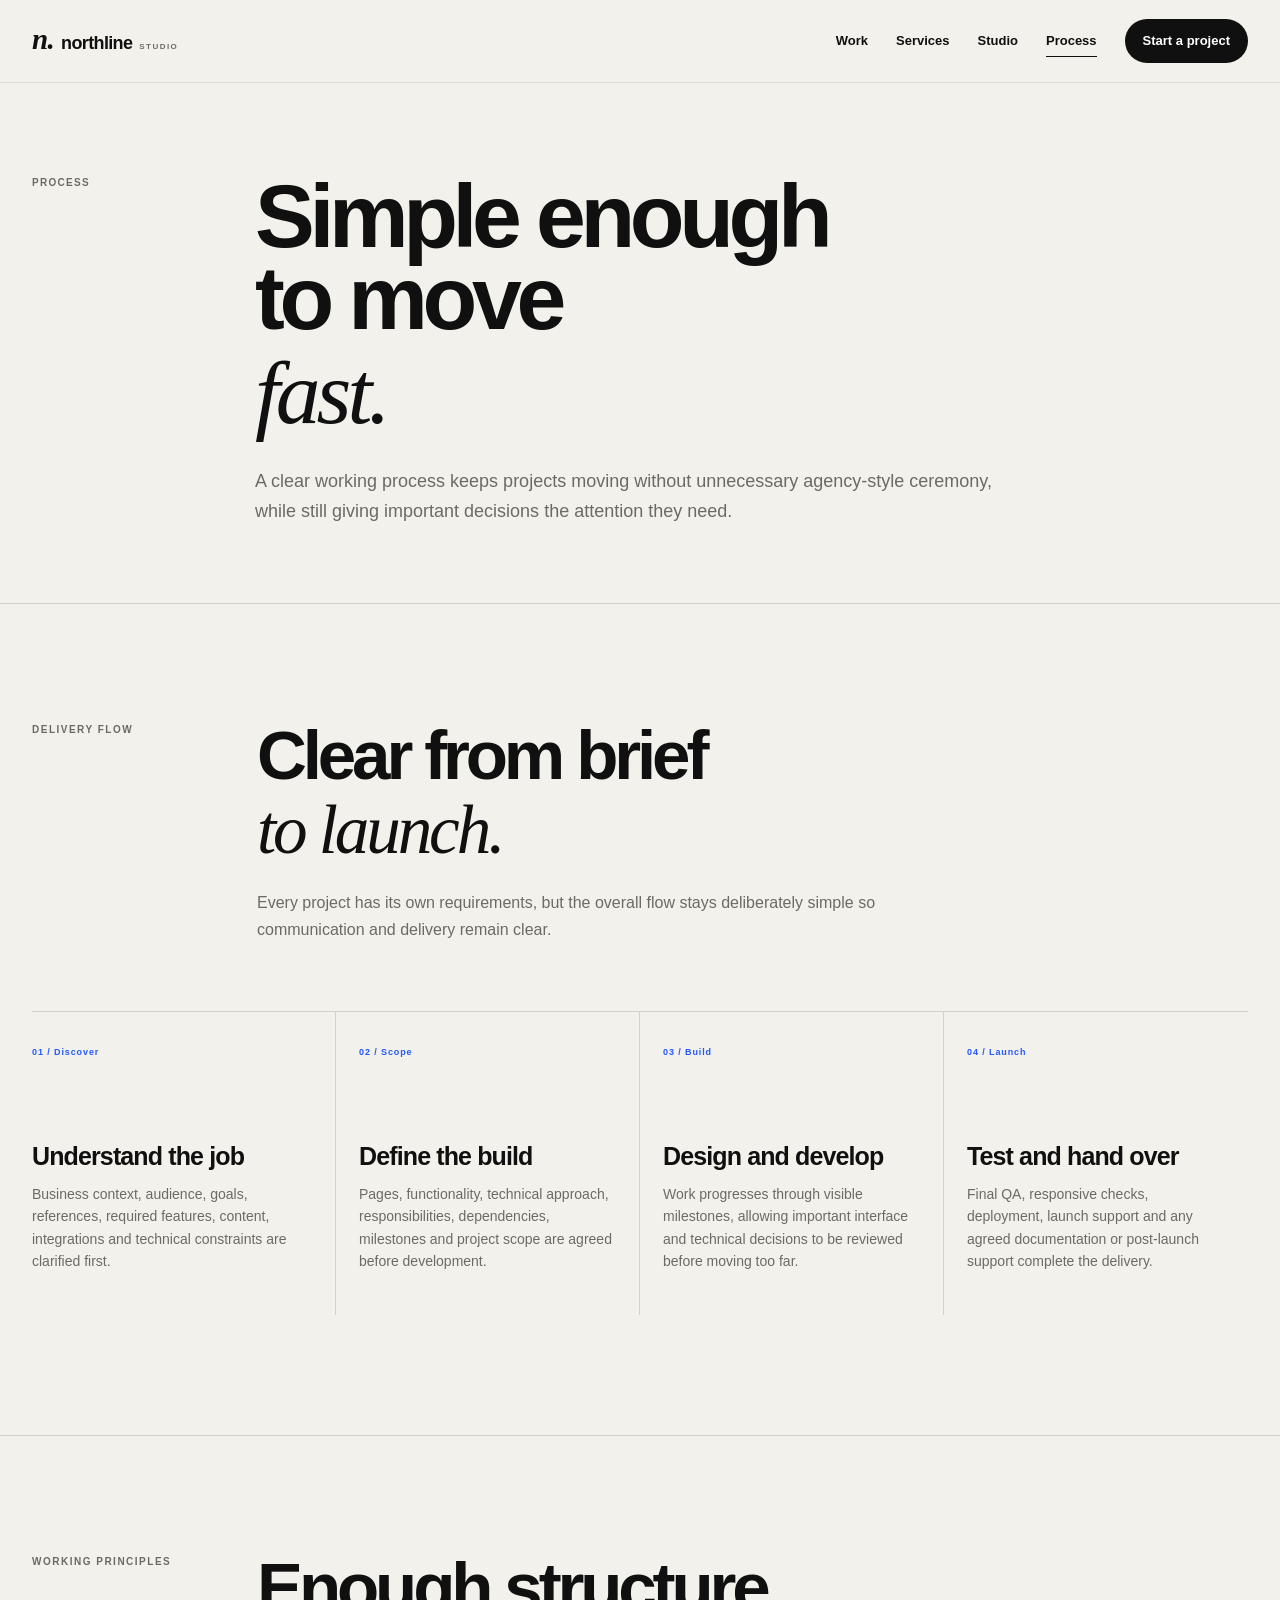
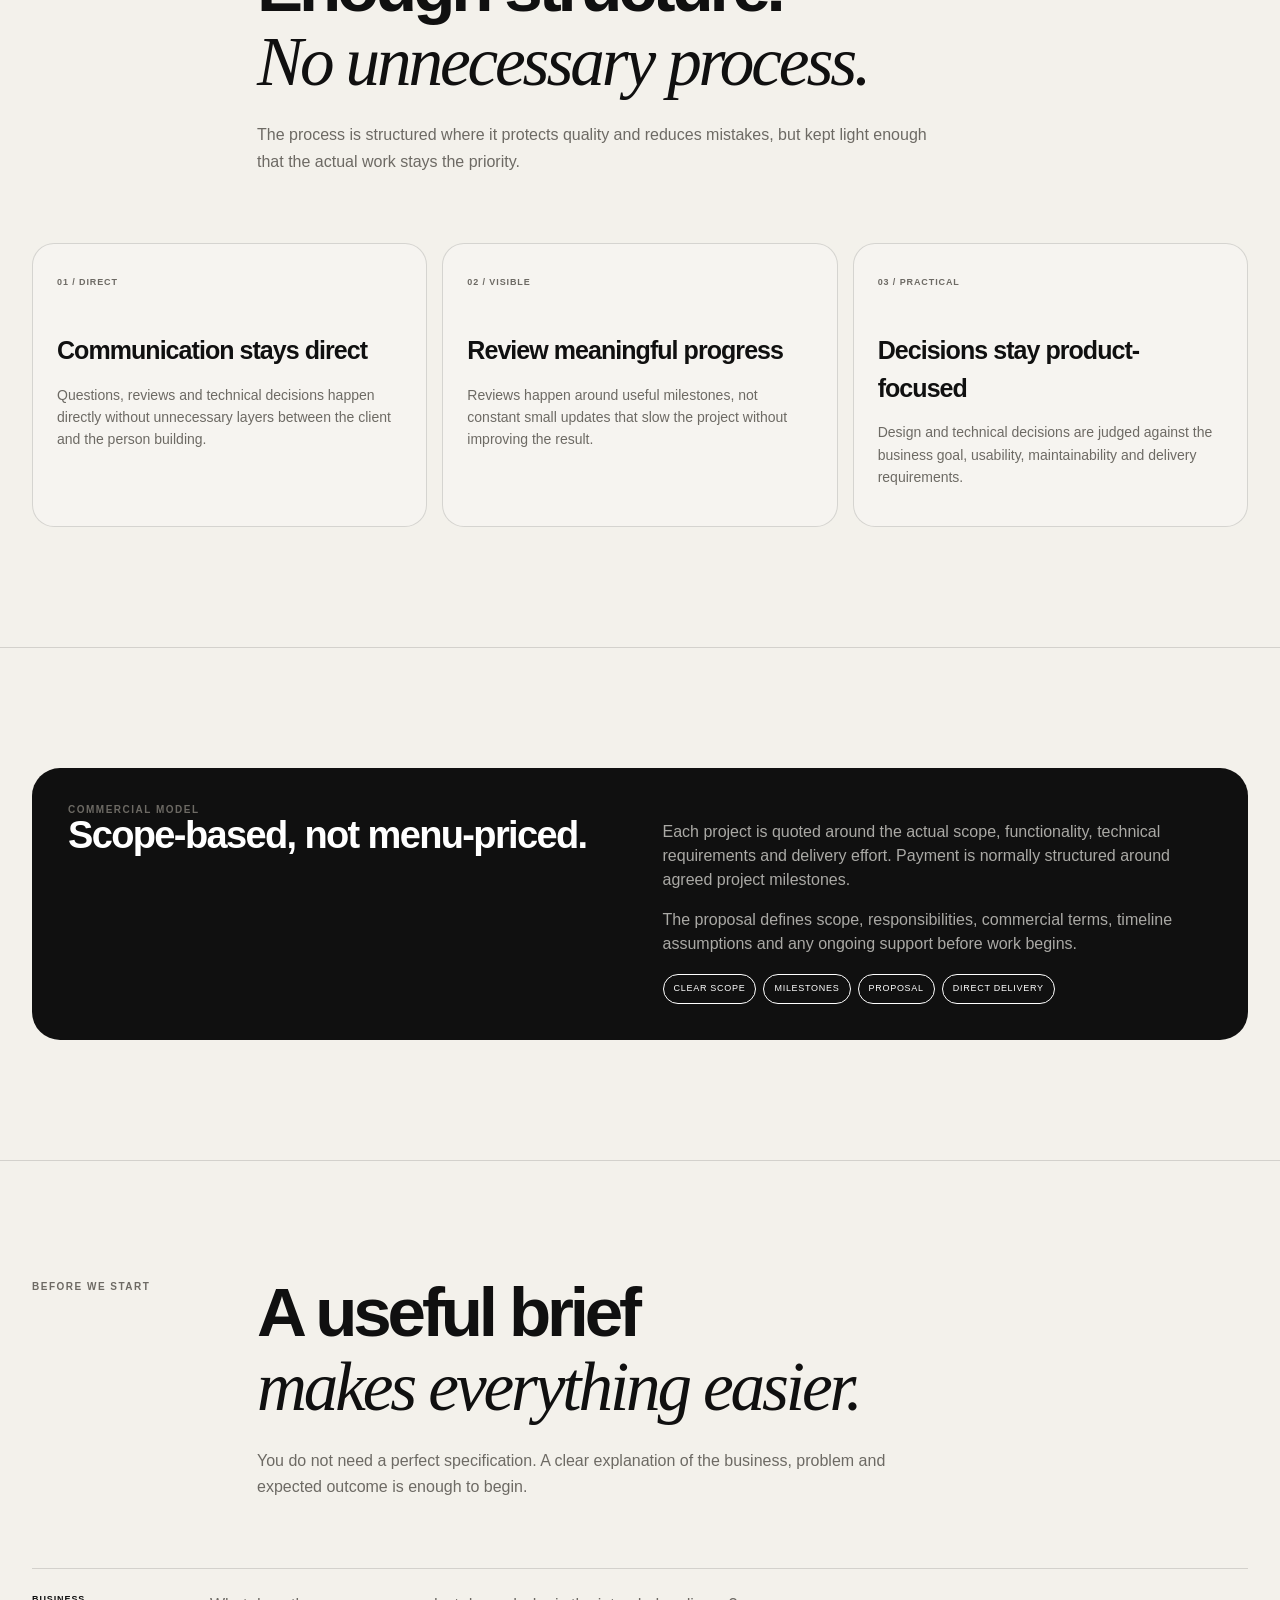
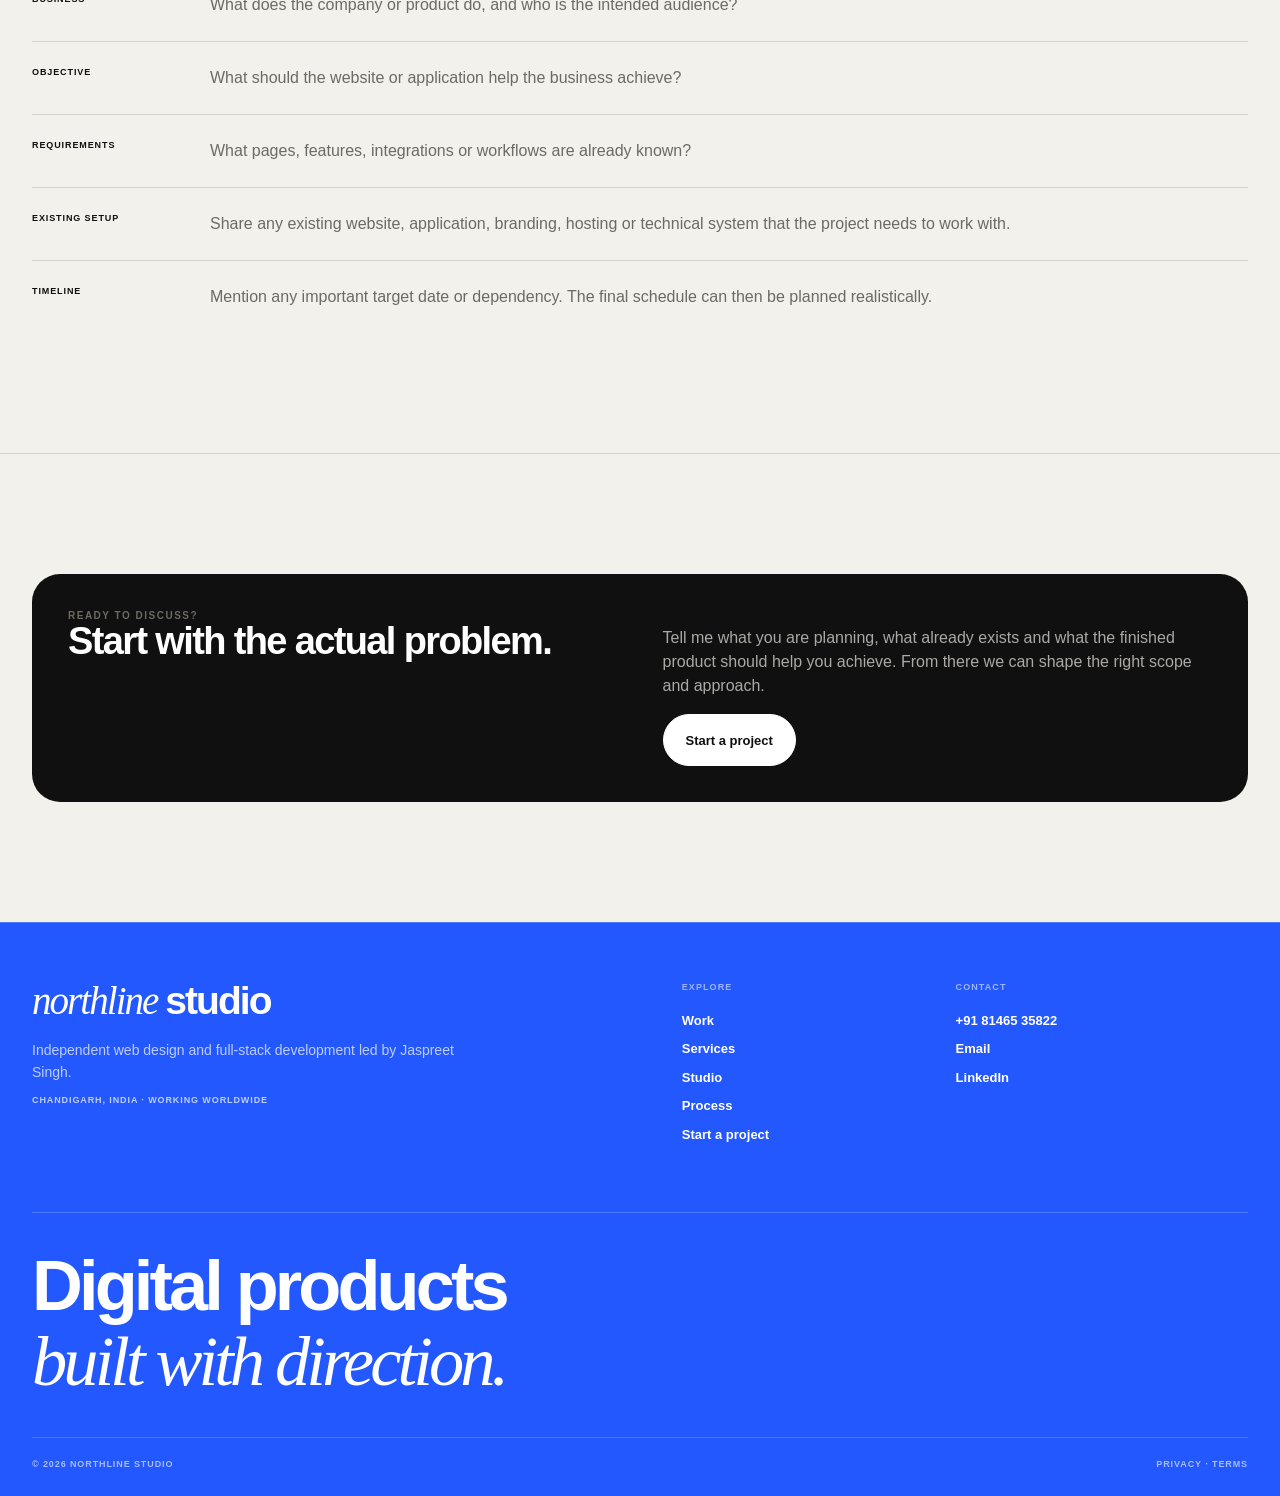
<file: process.html>
<!doctype html>
<html lang="en">

<head>
    <meta charset="utf-8">

    <meta
        name="viewport"
        content="width=device-width, initial-scale=1">

    <meta
        name="description"
        content="A clear, direct web design and development process from discovery and scope through development, launch and handover at Northline Studio.">

    <meta
        name="theme-color"
        content="#f3f1eb">

    <title>
        Process | Northline Studio
    </title>

    <link
        rel="stylesheet"
        href="assets/css/styles.css">
</head>


<body>

    <!-- =====================================================
         HEADER
    ====================================================== -->

    <header class="site-header">

        <div class="wrap nav">

            <a
                class="brand"
                href="index.html"
                aria-label="Northline Studio home">

                <span class="nmark">
                    n.
                </span>

                <span class="northline">
                    northline
                </span>

                <span class="studio">
                    studio
                </span>

            </a>


            <button
                class="menu-btn"
                id="menuBtn"
                type="button"
                aria-controls="navLinks"
                aria-expanded="false"
                aria-label="Toggle navigation">

                Menu

            </button>


            <nav
                class="nav-links"
                id="navLinks"
                aria-label="Main navigation">

                <a href="work.html">
                    Work
                </a>

                <a href="services.html">
                    Services
                </a>

                <a href="studio.html">
                    Studio
                </a>

                <a
                    class="active"
                    href="process.html">
                    Process
                </a>

                <a
                    class="nav-cta"
                    href="contact.html">
                    Start a project
                </a>

            </nav>

        </div>

    </header>



    <main>

        <!-- =====================================================
             PAGE HERO
        ====================================================== -->

        <section class="page-hero">

            <div class="wrap page-hero-grid">

                <div class="eyebrow reveal">
                    Process
                </div>


                <div class="reveal">

                    <h1 class="display">

                        <span class="nl-heading-line">
                            Simple enough
                        </span>

                        <span class="nl-heading-line">
                            to move
                        </span>

                        <span class="nl-heading-line nl-heading-serif">
                            fast.
                        </span>

                    </h1>


                    <p>
                        A clear working process keeps projects moving
                        without unnecessary agency-style ceremony,
                        while still giving important decisions the
                        attention they need.
                    </p>

                </div>

            </div>

        </section>



        <!-- =====================================================
             MAIN PROCESS
        ====================================================== -->

        <section class="section">

            <div class="wrap">


                <div class="section-head reveal">

                    <div class="kicker">
                        Delivery flow
                    </div>


                    <div class="intro">

                        <h2 class="display small">

                            <span class="nl-heading-line">
                                Clear from brief
                            </span>

                            <span class="nl-heading-line nl-heading-serif">
                                to launch.
                            </span>

                        </h2>


                        <p>
                            Every project has its own requirements,
                            but the overall flow stays deliberately simple
                            so communication and delivery remain clear.
                        </p>

                    </div>

                </div>



                <div class="process-v2">


                    <article class="step reveal">

                        <span>
                            01 / Discover
                        </span>


                        <h3>
                            Understand the job
                        </h3>


                        <p>
                            Business context, audience, goals, references,
                            required features, content, integrations and
                            technical constraints are clarified first.
                        </p>

                    </article>



                    <article class="step reveal">

                        <span>
                            02 / Scope
                        </span>


                        <h3>
                            Define the build
                        </h3>


                        <p>
                            Pages, functionality, technical approach,
                            responsibilities, dependencies, milestones
                            and project scope are agreed before development.
                        </p>

                    </article>



                    <article class="step reveal">

                        <span>
                            03 / Build
                        </span>


                        <h3>
                            Design and develop
                        </h3>


                        <p>
                            Work progresses through visible milestones,
                            allowing important interface and technical
                            decisions to be reviewed before moving too far.
                        </p>

                    </article>



                    <article class="step reveal">

                        <span>
                            04 / Launch
                        </span>


                        <h3>
                            Test and hand over
                        </h3>


                        <p>
                            Final QA, responsive checks, deployment,
                            launch support and any agreed documentation
                            or post-launch support complete the delivery.
                        </p>

                    </article>

                </div>

            </div>

        </section>



        <!-- =====================================================
             WORKING PRINCIPLES
        ====================================================== -->

        <section class="section">

            <div class="wrap">


                <div class="section-head reveal">

                    <div class="kicker">
                        Working principles
                    </div>


                    <div class="intro">

                        <h2 class="display small">

                            <span class="nl-heading-line">
                                Enough structure.
                            </span>

                            <span class="nl-heading-line nl-heading-serif">
                                No unnecessary process.
                            </span>

                        </h2>


                        <p>
                            The process is structured where it protects
                            quality and reduces mistakes, but kept light
                            enough that the actual work stays the priority.
                        </p>

                    </div>

                </div>



                <div class="cap-grid">


                    <article class="cap-card reveal">

                        <span class="tag">
                            01 / Direct
                        </span>


                        <h3>
                            Communication stays direct
                        </h3>


                        <p>
                            Questions, reviews and technical decisions
                            happen directly without unnecessary layers
                            between the client and the person building.
                        </p>

                    </article>



                    <article class="cap-card reveal">

                        <span class="tag">
                            02 / Visible
                        </span>


                        <h3>
                            Review meaningful progress
                        </h3>


                        <p>
                            Reviews happen around useful milestones,
                            not constant small updates that slow the
                            project without improving the result.
                        </p>

                    </article>



                    <article class="cap-card reveal">

                        <span class="tag">
                            03 / Practical
                        </span>


                        <h3>
                            Decisions stay product-focused
                        </h3>


                        <p>
                            Design and technical decisions are judged
                            against the business goal, usability,
                            maintainability and delivery requirements.
                        </p>

                    </article>

                </div>

            </div>

        </section>



        <!-- =====================================================
             COMMERCIAL MODEL
        ====================================================== -->

        <section class="section">

            <div class="wrap note-panel reveal">


                <div>

                    <div class="kicker">
                        Commercial model
                    </div>


                    <h3>
                        Scope-based,
                        not menu-priced.
                    </h3>

                </div>



                <div>

                    <p>
                        Each project is quoted around the actual scope,
                        functionality, technical requirements and delivery
                        effort. Payment is normally structured around
                        agreed project milestones.
                    </p>


                    <p>
                        The proposal defines scope, responsibilities,
                        commercial terms, timeline assumptions and any
                        ongoing support before work begins.
                    </p>


                    <div class="pill-row">

                        <span class="pill">
                            Clear scope
                        </span>

                        <span class="pill">
                            Milestones
                        </span>

                        <span class="pill">
                            Proposal
                        </span>

                        <span class="pill">
                            Direct delivery
                        </span>

                    </div>

                </div>

            </div>

        </section>



        <!-- =====================================================
             BEFORE STARTING
        ====================================================== -->

        <section class="section">

            <div class="wrap">


                <div class="section-head reveal">

                    <div class="kicker">
                        Before we start
                    </div>


                    <div class="intro">

                        <h2 class="display small">

                            <span class="nl-heading-line">
                                A useful brief
                            </span>

                            <span class="nl-heading-line nl-heading-serif">
                                makes everything easier.
                            </span>

                        </h2>


                        <p>
                            You do not need a perfect specification.
                            A clear explanation of the business, problem
                            and expected outcome is enough to begin.
                        </p>

                    </div>

                </div>



                <div class="studio-row reveal">

                    <strong>
                        Business
                    </strong>

                    <p>
                        What does the company or product do, and who is
                        the intended audience?
                    </p>

                </div>


                <div class="studio-row reveal">

                    <strong>
                        Objective
                    </strong>

                    <p>
                        What should the website or application help
                        the business achieve?
                    </p>

                </div>


                <div class="studio-row reveal">

                    <strong>
                        Requirements
                    </strong>

                    <p>
                        What pages, features, integrations or workflows
                        are already known?
                    </p>

                </div>


                <div class="studio-row reveal">

                    <strong>
                        Existing setup
                    </strong>

                    <p>
                        Share any existing website, application, branding,
                        hosting or technical system that the project
                        needs to work with.
                    </p>

                </div>


                <div class="studio-row reveal">

                    <strong>
                        Timeline
                    </strong>

                    <p>
                        Mention any important target date or dependency.
                        The final schedule can then be planned realistically.
                    </p>

                </div>

            </div>

        </section>



        <!-- =====================================================
             CTA
        ====================================================== -->

        <section class="section">

            <div class="wrap note-panel reveal">


                <div>

                    <div class="kicker">
                        Ready to discuss?
                    </div>


                    <h3>
                        Start with the
                        actual problem.
                    </h3>

                </div>



                <div>

                    <p>
                        Tell me what you are planning, what already exists
                        and what the finished product should help you achieve.
                        From there we can shape the right scope and approach.
                    </p>


                    <a
                        class="btn btn-white"
                        href="contact.html">

                        Start a project

                    </a>

                </div>

            </div>

        </section>

    </main>



    <!-- =====================================================
         FOOTER
    ====================================================== -->

    <footer class="footer footer-v2">

        <div class="wrap">


            <div class="footer-top">


                <div class="footer-intro">

                    <div class="footer-brand">

                        <em>
                            northline
                        </em>

                        studio

                    </div>


                    <p>
                        Independent web design and full-stack
                        development led by Jaspreet Singh.
                    </p>


                    <p class="footer-location">
                        Chandigarh, India · Working worldwide
                    </p>

                </div>



                <div class="footer-nav-group">

                    <h4>
                        Explore
                    </h4>


                    <div class="links">

                        <a href="work.html">
                            Work
                        </a>

                        <a href="services.html">
                            Services
                        </a>

                        <a href="studio.html">
                            Studio
                        </a>

                        <a href="process.html">
                            Process
                        </a>

                        <a href="contact.html">
                            Start a project
                        </a>

                    </div>

                </div>



                <div class="footer-nav-group">

                    <h4>
                        Contact
                    </h4>


                    <div class="links">

                        <a href="tel:+918146535822">
                            +91 81465 35822
                        </a>

                        <a href="mailto:jaspreetbarmota@gmail.com">
                            Email
                        </a>

                        <a
                            href="https://www.linkedin.com/in/jaspreet-singh-605665128"
                            target="_blank"
                            rel="noopener">

                            LinkedIn

                        </a>

                    </div>

                </div>

            </div>



            <div class="footer-statement">

                <span>
                    Digital products
                </span>

                <em>
                    built with direction.
                </em>

            </div>



            <div class="footer-bottom">

                <span>
                    © 2026 Northline Studio
                </span>

                <span>

                    <a href="privacy.html">
                        Privacy
                    </a>

                    ·

                    <a href="terms.html">
                        Terms
                    </a>

                </span>

            </div>

        </div>

    </footer>



    <script src="assets/js/main.js"></script>

</body>

</html>
</file>
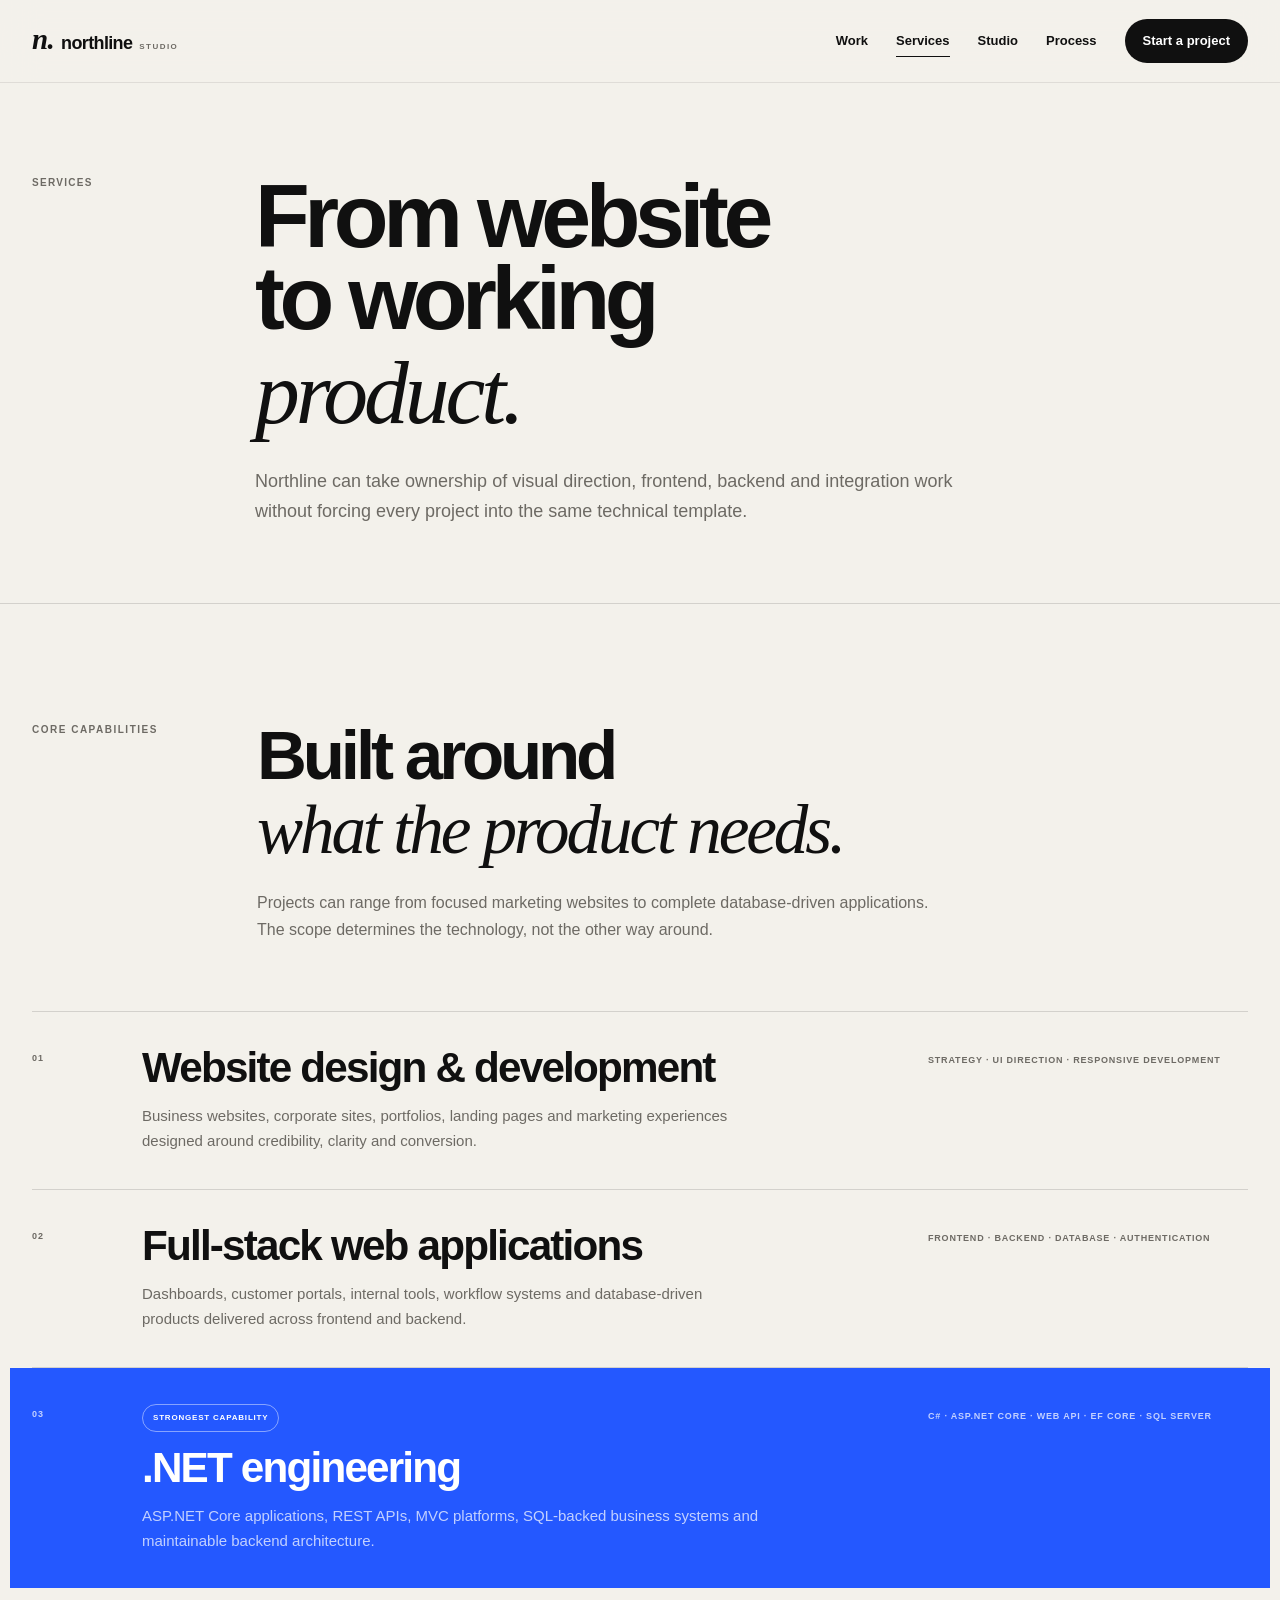
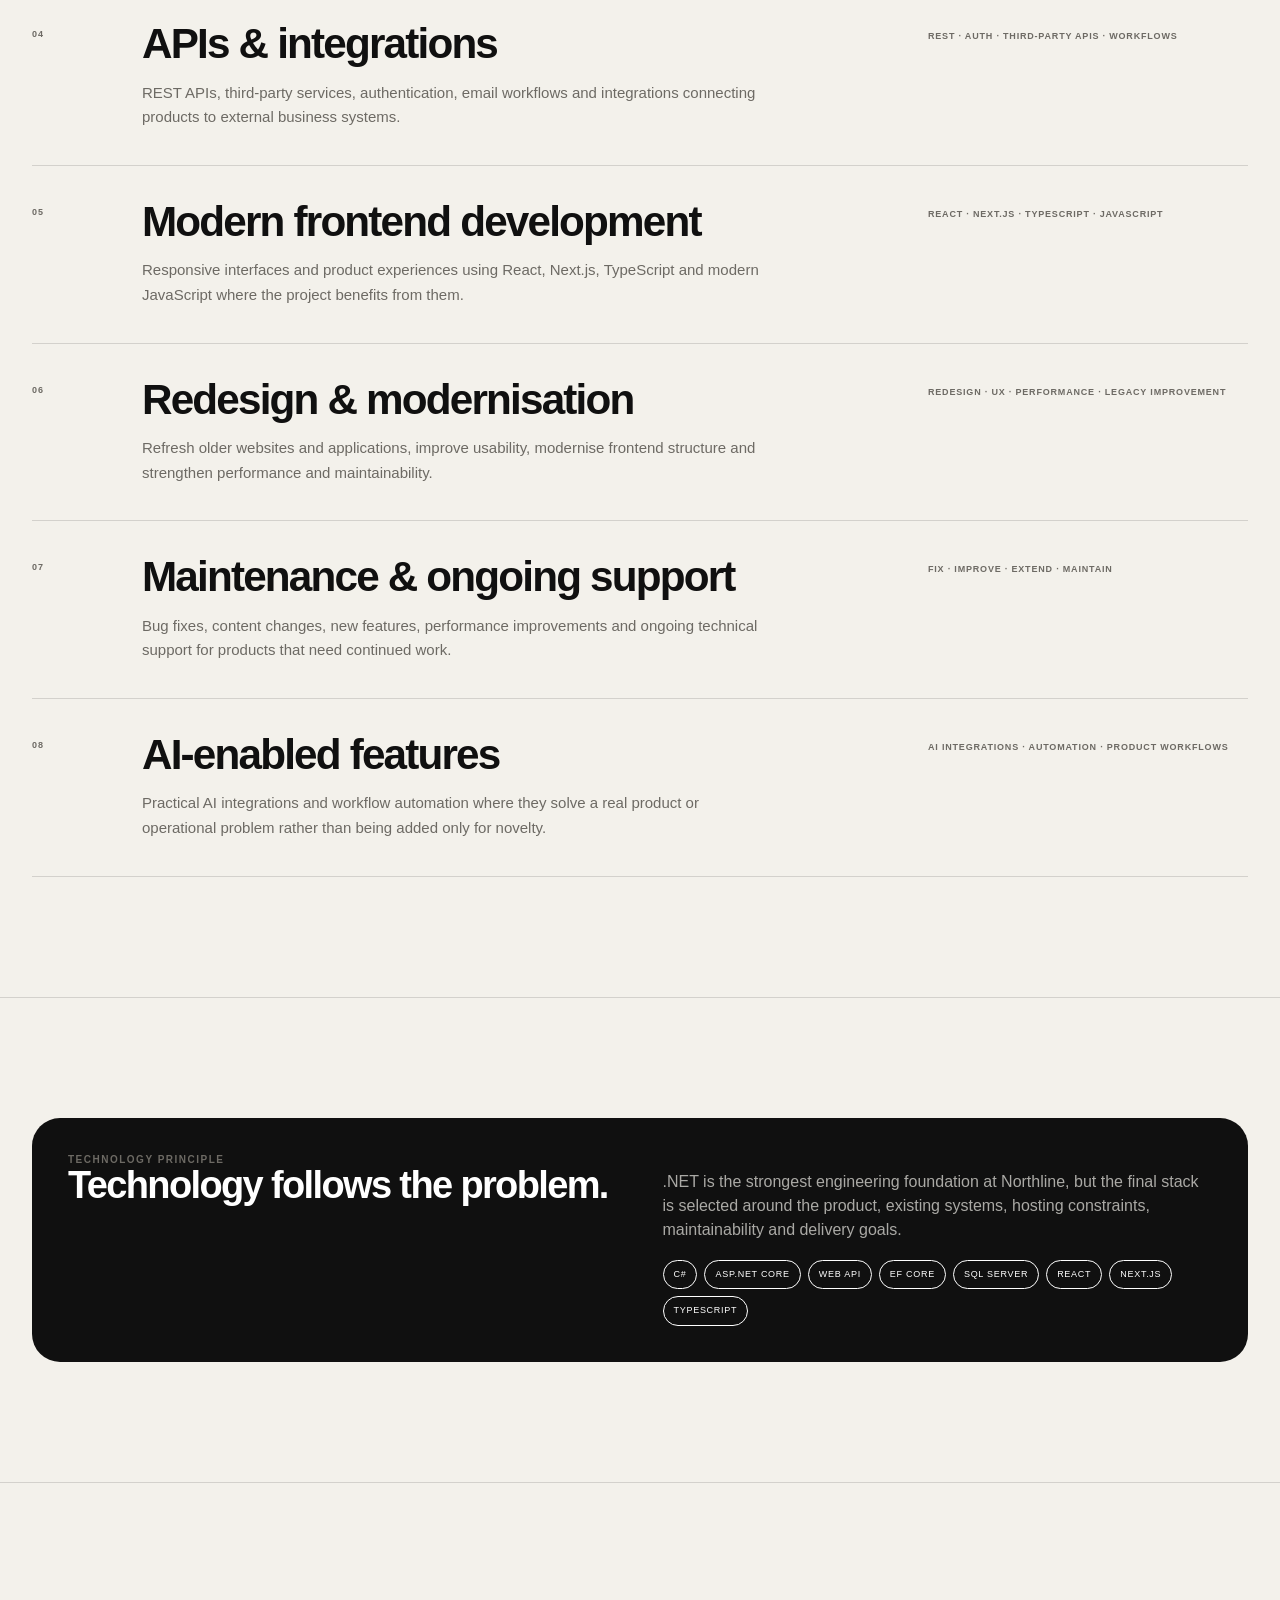
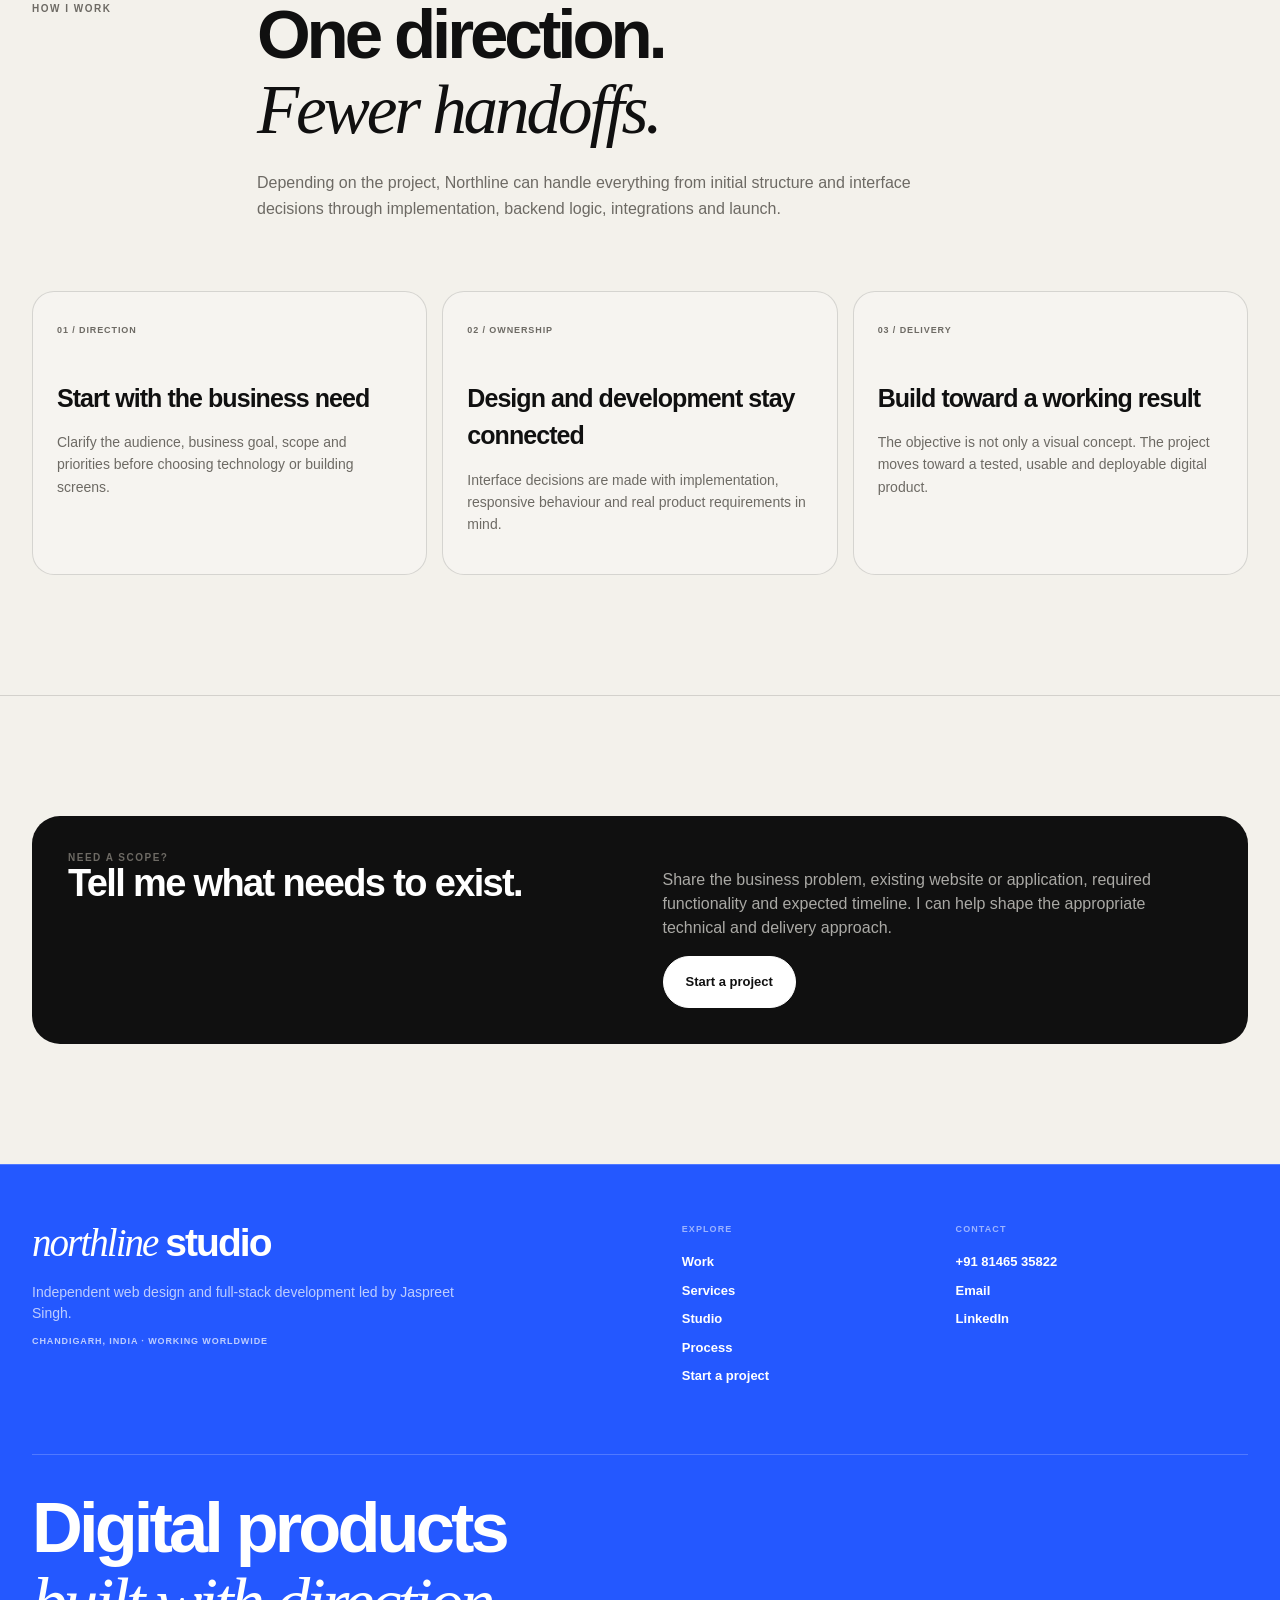
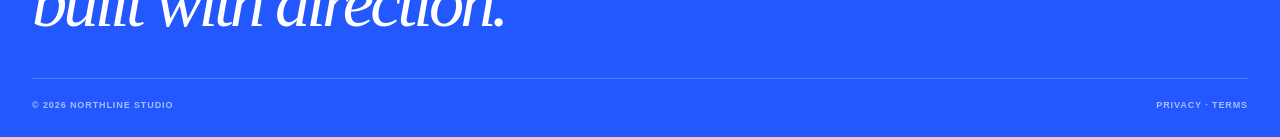
<file: services.html>
<!doctype html>
<html lang="en">

<head>
    <meta charset="utf-8">

    <meta
        name="viewport"
        content="width=device-width, initial-scale=1">

    <meta
        name="description"
        content="Web design, full-stack development, .NET engineering, frontend development, integrations and modernisation services from Northline Studio.">

    <meta
        name="theme-color"
        content="#f3f1eb">

    <title>
        Services | Northline Studio
    </title>

    <link
        rel="stylesheet"
        href="assets/css/styles.css">
</head>


<body>

    <!-- =====================================================
         HEADER
    ====================================================== -->

    <header class="site-header">

        <div class="wrap nav">

            <a
                class="brand"
                href="index.html"
                aria-label="Northline Studio home">

                <span class="nmark">
                    n.
                </span>

                <span class="northline">
                    northline
                </span>

                <span class="studio">
                    studio
                </span>

            </a>


            <button
                class="menu-btn"
                id="menuBtn"
                type="button"
                aria-controls="navLinks"
                aria-expanded="false"
                aria-label="Toggle navigation">

                Menu

            </button>


            <nav
                class="nav-links"
                id="navLinks"
                aria-label="Main navigation">

                <a href="work.html">
                    Work
                </a>

                <a
                    class="active"
                    href="services.html">
                    Services
                </a>

                <a href="studio.html">
                    Studio
                </a>

                <a href="process.html">
                    Process
                </a>

                <a
                    class="nav-cta"
                    href="contact.html">
                    Start a project
                </a>

            </nav>

        </div>

    </header>



    <main>

        <!-- =====================================================
             PAGE HERO
        ====================================================== -->

        <section class="page-hero">

            <div class="wrap page-hero-grid">


                <div class="eyebrow reveal">
                    Services
                </div>


                <div class="reveal">

                    <h1 class="display">

                        <span class="nl-heading-line">
                            From website
                        </span>

                        <span class="nl-heading-line">
                            to working
                        </span>

                        <span class="nl-heading-line nl-heading-serif">
                            product.
                        </span>

                    </h1>


                    <p>
                        Northline can take ownership of visual direction,
                        frontend, backend and integration work without forcing
                        every project into the same technical template.
                    </p>

                </div>

            </div>

        </section>



        <!-- =====================================================
             SERVICES
        ====================================================== -->

        <section class="section services-section">

            <div class="wrap">


                <div class="section-head reveal">

                    <div class="kicker">
                        Core capabilities
                    </div>


                    <div class="intro">

                        <h2 class="display small">

                            <span class="nl-heading-line">
                                Built around
                            </span>

                            <span class="nl-heading-line nl-heading-serif">
                                what the product needs.
                            </span>

                        </h2>


                        <p>
                            Projects can range from focused marketing websites
                            to complete database-driven applications. The scope
                            determines the technology, not the other way around.
                        </p>

                    </div>

                </div>



                <div class="service-list">


                    <!-- 01 -->

                    <article class="service-row reveal">

                        <span class="service-row-num">
                            01
                        </span>


                        <div class="service-row-main">

                            <h3>
                                Website design & development
                            </h3>

                            <p>
                                Business websites, corporate sites, portfolios,
                                landing pages and marketing experiences designed
                                around credibility, clarity and conversion.
                            </p>

                        </div>


                        <div class="service-row-meta">
                            Strategy · UI direction · Responsive development
                        </div>

                    </article>



                    <!-- 02 -->

                    <article class="service-row reveal">

                        <span class="service-row-num">
                            02
                        </span>


                        <div class="service-row-main">

                            <h3>
                                Full-stack web applications
                            </h3>

                            <p>
                                Dashboards, customer portals, internal tools,
                                workflow systems and database-driven products
                                delivered across frontend and backend.
                            </p>

                        </div>


                        <div class="service-row-meta">
                            Frontend · Backend · Database · Authentication
                        </div>

                    </article>



                    <!-- 03 -->

                    <article class="service-row service-row-featured reveal">

                        <span class="service-row-num">
                            03
                        </span>


                        <div class="service-row-main">

                            <span class="service-label">
                                Strongest capability
                            </span>

                            <h3>
                                .NET engineering
                            </h3>

                            <p>
                                ASP.NET Core applications, REST APIs, MVC
                                platforms, SQL-backed business systems and
                                maintainable backend architecture.
                            </p>

                        </div>


                        <div class="service-row-meta">
                            C# · ASP.NET Core · Web API · EF Core · SQL Server
                        </div>

                    </article>



                    <!-- 04 -->

                    <article class="service-row reveal">

                        <span class="service-row-num">
                            04
                        </span>


                        <div class="service-row-main">

                            <h3>
                                APIs & integrations
                            </h3>

                            <p>
                                REST APIs, third-party services, authentication,
                                email workflows and integrations connecting
                                products to external business systems.
                            </p>

                        </div>


                        <div class="service-row-meta">
                            REST · Auth · Third-party APIs · Workflows
                        </div>

                    </article>



                    <!-- 05 -->

                    <article class="service-row reveal">

                        <span class="service-row-num">
                            05
                        </span>


                        <div class="service-row-main">

                            <h3>
                                Modern frontend development
                            </h3>

                            <p>
                                Responsive interfaces and product experiences
                                using React, Next.js, TypeScript and modern
                                JavaScript where the project benefits from them.
                            </p>

                        </div>


                        <div class="service-row-meta">
                            React · Next.js · TypeScript · JavaScript
                        </div>

                    </article>



                    <!-- 06 -->

                    <article class="service-row reveal">

                        <span class="service-row-num">
                            06
                        </span>


                        <div class="service-row-main">

                            <h3>
                                Redesign & modernisation
                            </h3>

                            <p>
                                Refresh older websites and applications,
                                improve usability, modernise frontend structure
                                and strengthen performance and maintainability.
                            </p>

                        </div>


                        <div class="service-row-meta">
                            Redesign · UX · Performance · Legacy improvement
                        </div>

                    </article>



                    <!-- 07 -->

                    <article class="service-row reveal">

                        <span class="service-row-num">
                            07
                        </span>


                        <div class="service-row-main">

                            <h3>
                                Maintenance & ongoing support
                            </h3>

                            <p>
                                Bug fixes, content changes, new features,
                                performance improvements and ongoing technical
                                support for products that need continued work.
                            </p>

                        </div>


                        <div class="service-row-meta">
                            Fix · Improve · Extend · Maintain
                        </div>

                    </article>



                    <!-- 08 -->

                    <article class="service-row reveal">

                        <span class="service-row-num">
                            08
                        </span>


                        <div class="service-row-main">

                            <h3>
                                AI-enabled features
                            </h3>

                            <p>
                                Practical AI integrations and workflow
                                automation where they solve a real product
                                or operational problem rather than being
                                added only for novelty.
                            </p>

                        </div>


                        <div class="service-row-meta">
                            AI integrations · Automation · Product workflows
                        </div>

                    </article>

                </div>

            </div>

        </section>



        <!-- =====================================================
             TECHNOLOGY PRINCIPLE
        ====================================================== -->

        <section class="section">

            <div class="wrap note-panel reveal">


                <div>

                    <div class="kicker">
                        Technology principle
                    </div>


                    <h3>
                        Technology follows
                        the problem.
                    </h3>

                </div>



                <div>

                    <p>
                        .NET is the strongest engineering foundation at
                        Northline, but the final stack is selected around
                        the product, existing systems, hosting constraints,
                        maintainability and delivery goals.
                    </p>


                    <div class="pill-row">

                        <span class="pill">
                            C#
                        </span>

                        <span class="pill">
                            ASP.NET Core
                        </span>

                        <span class="pill">
                            Web API
                        </span>

                        <span class="pill">
                            EF Core
                        </span>

                        <span class="pill">
                            SQL Server
                        </span>

                        <span class="pill">
                            React
                        </span>

                        <span class="pill">
                            Next.js
                        </span>

                        <span class="pill">
                            TypeScript
                        </span>

                    </div>

                </div>

            </div>

        </section>



        <!-- =====================================================
             OWNERSHIP / APPROACH
        ====================================================== -->

        <section class="section">

            <div class="wrap">


                <div class="section-head reveal">

                    <div class="kicker">
                        How I work
                    </div>


                    <div class="intro">

                        <h2 class="display small">

                            <span class="nl-heading-line">
                                One direction.
                            </span>

                            <span class="nl-heading-line nl-heading-serif">
                                Fewer handoffs.
                            </span>

                        </h2>


                        <p>
                            Depending on the project, Northline can handle
                            everything from initial structure and interface
                            decisions through implementation, backend logic,
                            integrations and launch.
                        </p>

                    </div>

                </div>



                <div class="cap-grid">


                    <article class="cap-card reveal">

                        <span class="tag">
                            01 / Direction
                        </span>

                        <h3>
                            Start with the business need
                        </h3>

                        <p>
                            Clarify the audience, business goal, scope and
                            priorities before choosing technology or building
                            screens.
                        </p>

                    </article>



                    <article class="cap-card reveal">

                        <span class="tag">
                            02 / Ownership
                        </span>

                        <h3>
                            Design and development stay connected
                        </h3>

                        <p>
                            Interface decisions are made with implementation,
                            responsive behaviour and real product requirements
                            in mind.
                        </p>

                    </article>



                    <article class="cap-card reveal">

                        <span class="tag">
                            03 / Delivery
                        </span>

                        <h3>
                            Build toward a working result
                        </h3>

                        <p>
                            The objective is not only a visual concept. The
                            project moves toward a tested, usable and deployable
                            digital product.
                        </p>

                    </article>

                </div>

            </div>

        </section>



        <!-- =====================================================
             CTA
        ====================================================== -->

        <section class="section">

            <div class="wrap note-panel reveal">


                <div>

                    <div class="kicker">
                        Need a scope?
                    </div>


                    <h3>
                        Tell me what needs
                        to exist.
                    </h3>

                </div>



                <div>

                    <p>
                        Share the business problem, existing website or
                        application, required functionality and expected
                        timeline. I can help shape the appropriate technical
                        and delivery approach.
                    </p>


                    <a
                        class="btn btn-white"
                        href="contact.html">

                        Start a project

                    </a>

                </div>

            </div>

        </section>

    </main>



    <!-- =====================================================
         FOOTER
    ====================================================== -->

    <footer class="footer footer-v2">

        <div class="wrap">


            <div class="footer-top">


                <div class="footer-intro">

                    <div class="footer-brand">

                        <em>
                            northline
                        </em>

                        studio

                    </div>


                    <p>
                        Independent web design and full-stack
                        development led by Jaspreet Singh.
                    </p>


                    <p class="footer-location">
                        Chandigarh, India · Working worldwide
                    </p>

                </div>



                <div class="footer-nav-group">

                    <h4>
                        Explore
                    </h4>


                    <div class="links">

                        <a href="work.html">
                            Work
                        </a>

                        <a href="services.html">
                            Services
                        </a>

                        <a href="studio.html">
                            Studio
                        </a>

                        <a href="process.html">
                            Process
                        </a>

                        <a href="contact.html">
                            Start a project
                        </a>

                    </div>

                </div>



                <div class="footer-nav-group">

                    <h4>
                        Contact
                    </h4>


                    <div class="links">

                        <a href="tel:+918146535822">
                            +91 81465 35822
                        </a>

                        <a href="mailto:jaspreetbarmota@gmail.com">
                            Email
                        </a>

                        <a
                            href="https://www.linkedin.com/in/jaspreet-singh-605665128"
                            target="_blank"
                            rel="noopener">

                            LinkedIn

                        </a>

                    </div>

                </div>

            </div>



            <div class="footer-statement">

                <span>
                    Digital products
                </span>

                <em>
                    built with direction.
                </em>

            </div>



            <div class="footer-bottom">

                <span>
                    © 2026 Northline Studio
                </span>

                <span>

                    <a href="privacy.html">
                        Privacy
                    </a>

                    ·

                    <a href="terms.html">
                        Terms
                    </a>

                </span>

            </div>

        </div>

    </footer>



    <script src="assets/js/main.js"></script>

</body>

</html>
</file>
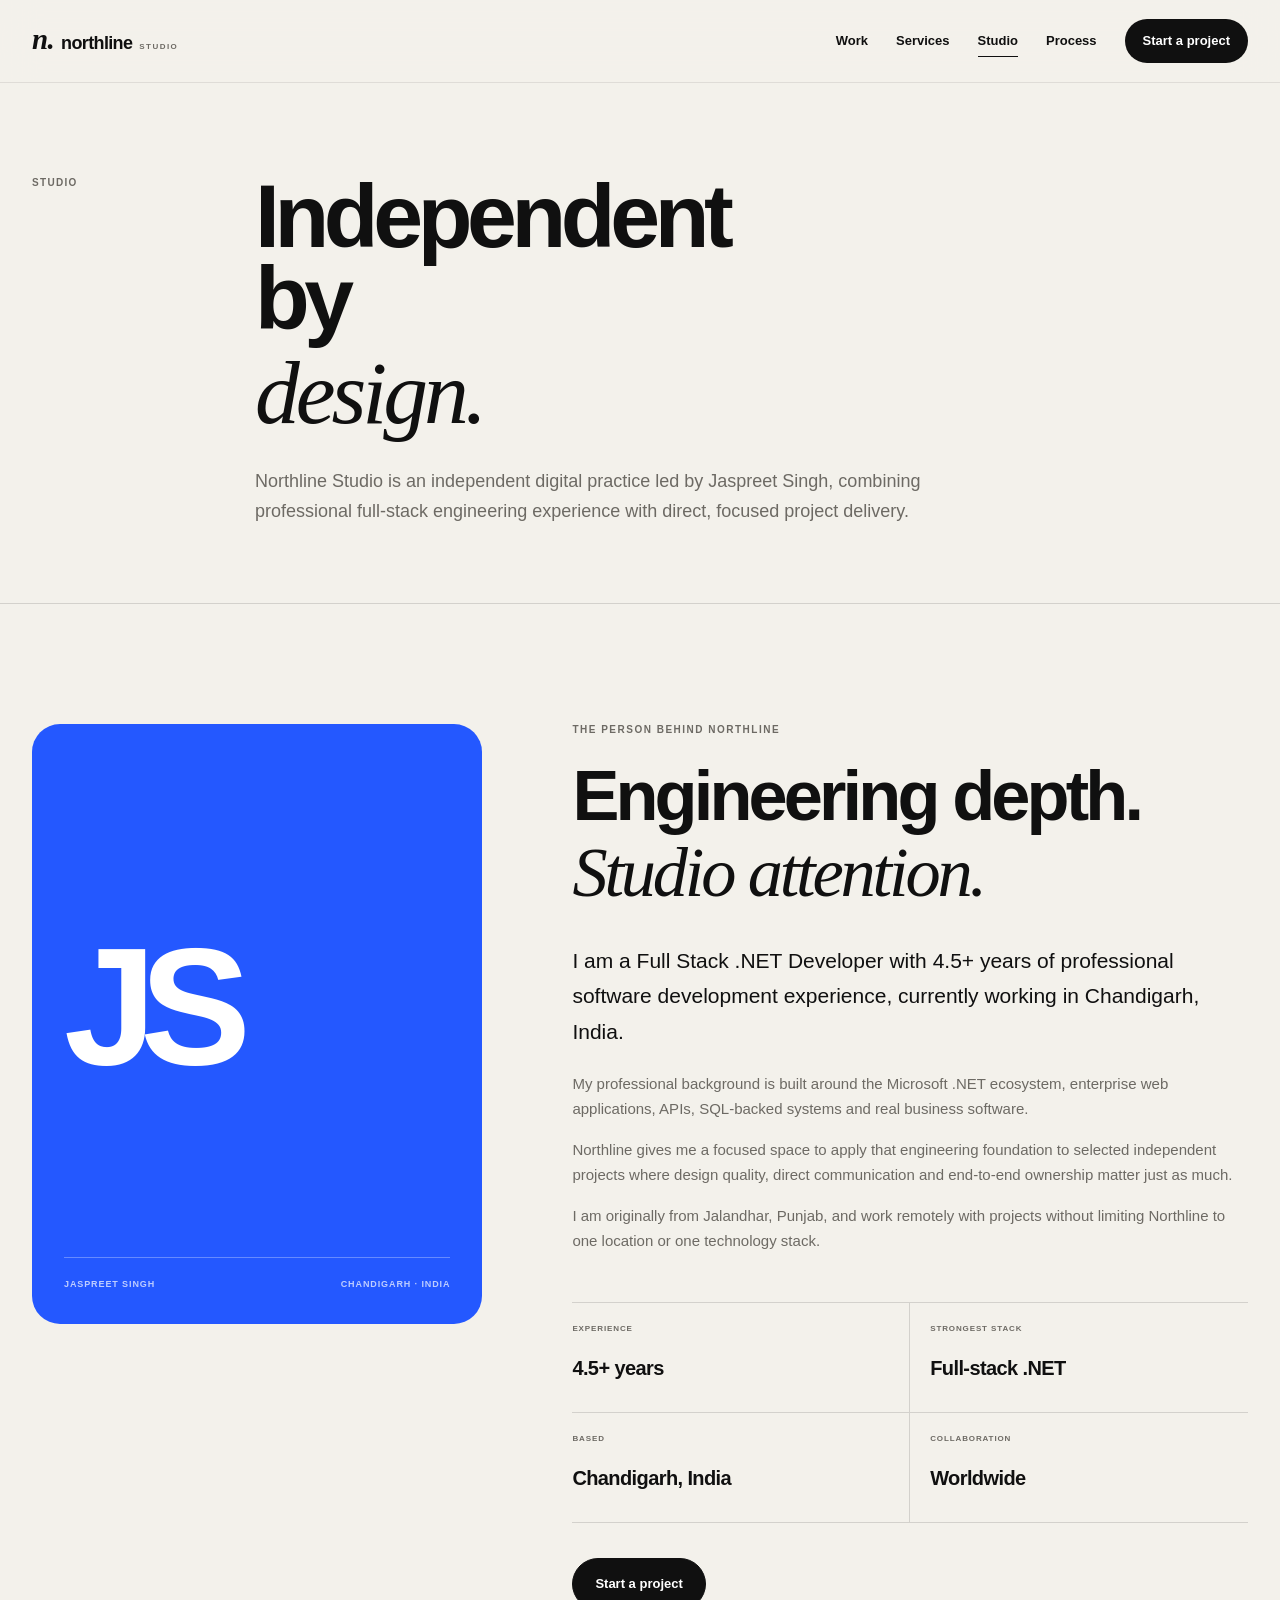
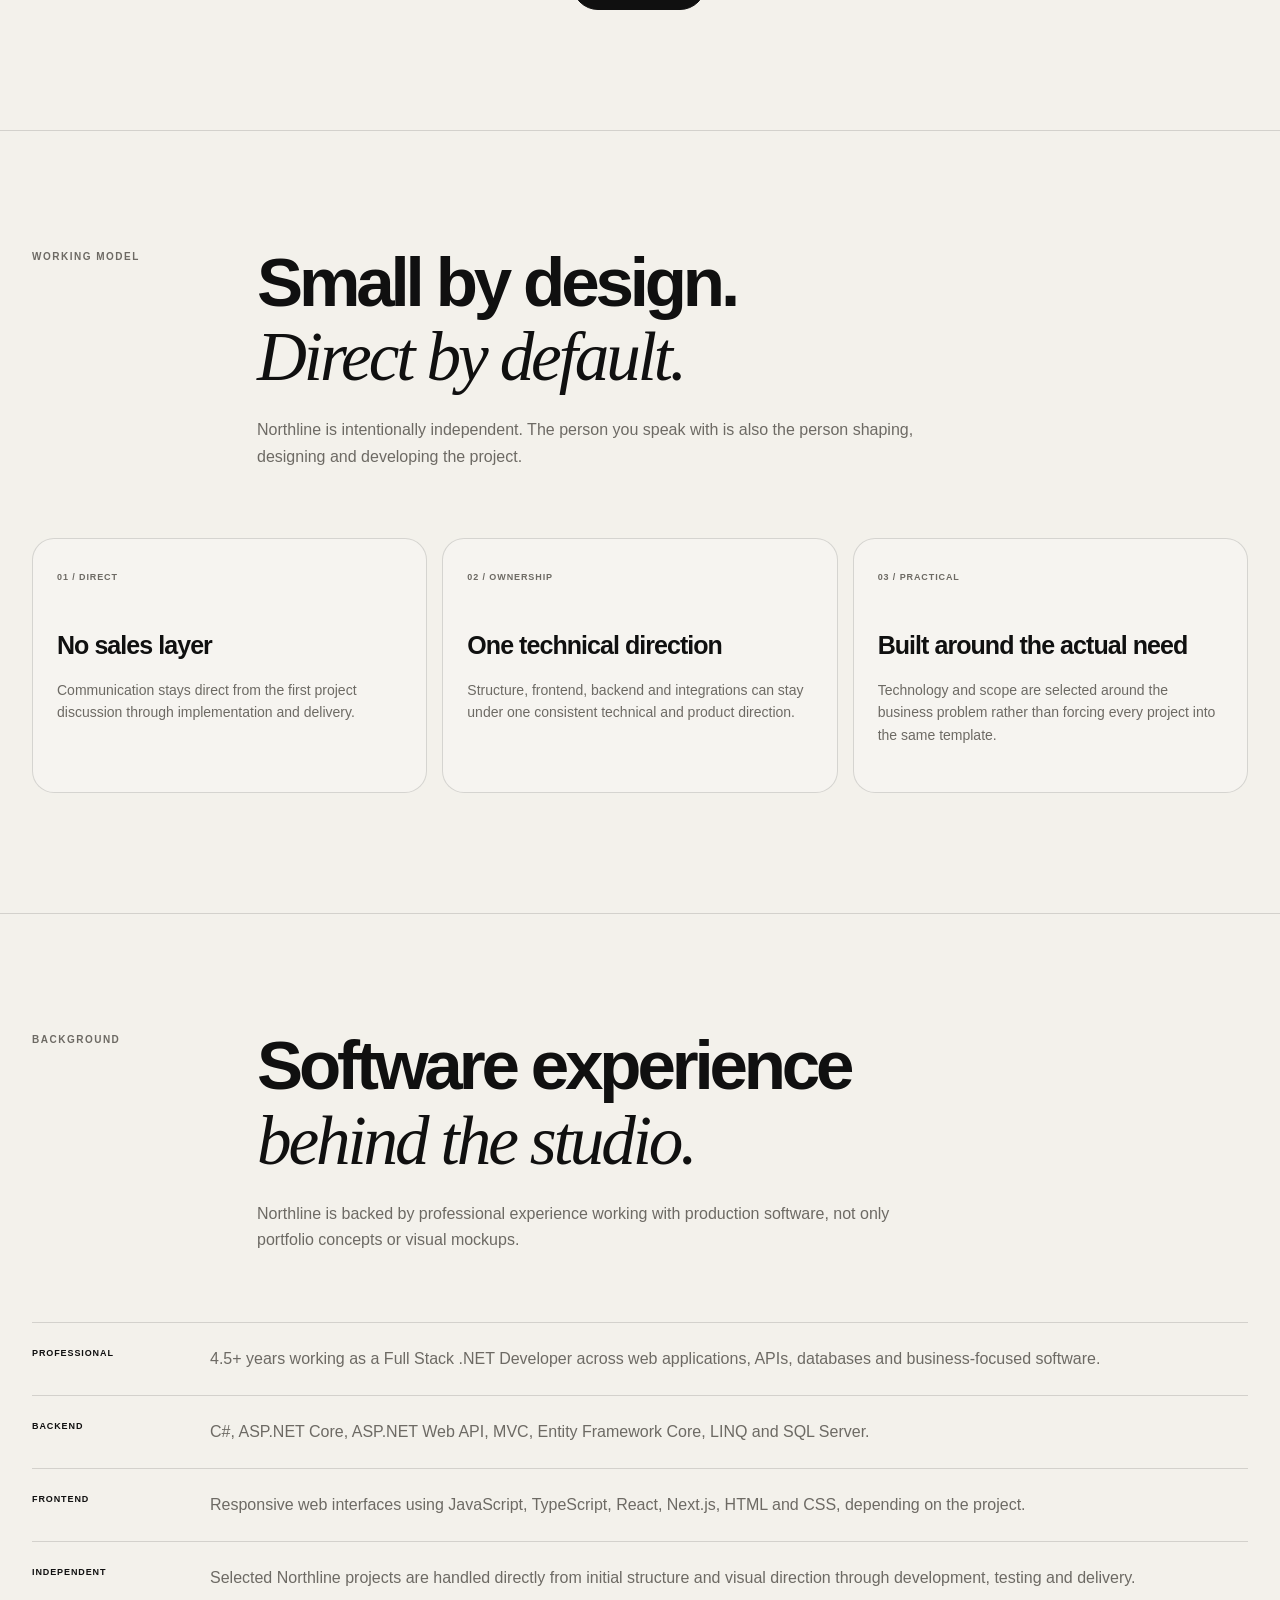
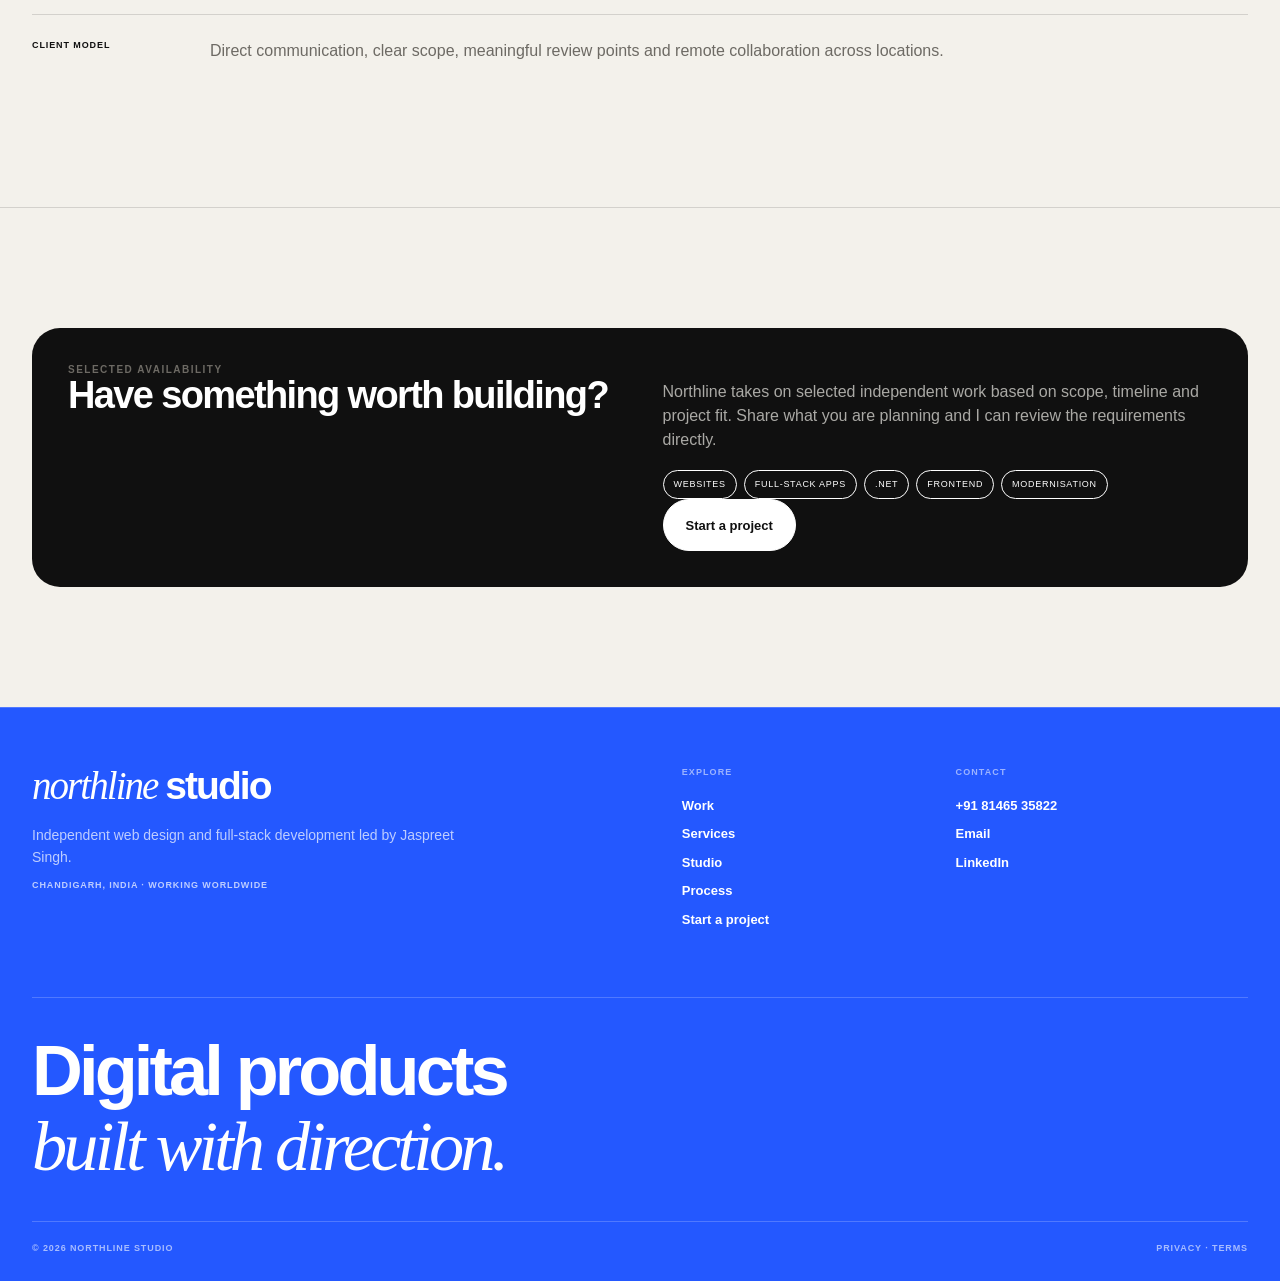
<file: studio.html>
<!doctype html>
<html lang="en">

<head>
    <meta charset="utf-8">

    <meta
        name="viewport"
        content="width=device-width, initial-scale=1">

    <meta
        name="description"
        content="Northline Studio is an independent web design and full-stack development practice led by Jaspreet Singh, a Full Stack .NET Developer based in Chandigarh, India.">

    <meta
        name="theme-color"
        content="#f3f1eb">

    <title>
        Studio | Northline Studio
    </title>

    <link
        rel="stylesheet"
        href="assets/css/styles.css">
</head>


<body>

    <!-- =====================================================
         HEADER
    ====================================================== -->

    <header class="site-header">

        <div class="wrap nav">

            <a
                class="brand"
                href="index.html"
                aria-label="Northline Studio home">

                <span class="nmark">
                    n.
                </span>

                <span class="northline">
                    northline
                </span>

                <span class="studio">
                    studio
                </span>

            </a>


            <button
                class="menu-btn"
                id="menuBtn"
                type="button"
                aria-controls="navLinks"
                aria-expanded="false"
                aria-label="Toggle navigation">

                Menu

            </button>


            <nav
                class="nav-links"
                id="navLinks"
                aria-label="Main navigation">

                <a href="work.html">
                    Work
                </a>

                <a href="services.html">
                    Services
                </a>

                <a
                    class="active"
                    href="studio.html">
                    Studio
                </a>

                <a href="process.html">
                    Process
                </a>

                <a
                    class="nav-cta"
                    href="contact.html">
                    Start a project
                </a>

            </nav>

        </div>

    </header>



    <main>

        <!-- =====================================================
             PAGE HERO
        ====================================================== -->

        <section class="page-hero">

            <div class="wrap page-hero-grid">


                <div class="eyebrow reveal">
                    Studio
                </div>


                <div class="reveal">

                    <h1 class="display">

                        <span class="nl-heading-line">
                            Independent
                        </span>

                        <span class="nl-heading-line">
                            by
                        </span>

                        <span class="nl-heading-line nl-heading-serif">
                            design.
                        </span>

                    </h1>


                    <p>
                        Northline Studio is an independent digital practice
                        led by Jaspreet Singh, combining professional
                        full-stack engineering experience with direct,
                        focused project delivery.
                    </p>

                </div>

            </div>

        </section>



        <!-- =====================================================
             ABOUT / IDENTITY
        ====================================================== -->

        <section class="section studio-section">

            <div class="wrap studio-v2">


                <div class="studio-identity reveal">

                    <div class="studio-monogram">

                        <span>
                            JS
                        </span>

                    </div>


                    <div class="studio-identity-bottom">

                        <span>
                            Jaspreet Singh
                        </span>

                        <span>
                            Chandigarh · India
                        </span>

                    </div>

                </div>



                <div class="studio-copy-v2 reveal">


                    <div class="kicker">
                        The person behind Northline
                    </div>


                    <h2>

                        <span class="nl-heading-line">
                            Engineering depth.
                        </span>

                        <span class="nl-heading-line nl-heading-serif">
                            Studio attention.
                        </span>

                    </h2>


                    <p class="studio-intro">
                        I am a Full Stack .NET Developer with 4.5+ years
                        of professional software development experience,
                        currently working in Chandigarh, India.
                    </p>


                    <p>
                        My professional background is built around the
                        Microsoft .NET ecosystem, enterprise web applications,
                        APIs, SQL-backed systems and real business software.
                    </p>


                    <p>
                        Northline gives me a focused space to apply that
                        engineering foundation to selected independent
                        projects where design quality, direct communication
                        and end-to-end ownership matter just as much.
                    </p>


                    <p>
                        I am originally from Jalandhar, Punjab, and work
                        remotely with projects without limiting Northline
                        to one location or one technology stack.
                    </p>



                    <div class="studio-facts">


                        <div>

                            <span>
                                Experience
                            </span>

                            <strong>
                                4.5+ years
                            </strong>

                        </div>


                        <div>

                            <span>
                                Strongest stack
                            </span>

                            <strong>
                                Full-stack .NET
                            </strong>

                        </div>


                        <div>

                            <span>
                                Based
                            </span>

                            <strong>
                                Chandigarh, India
                            </strong>

                        </div>


                        <div>

                            <span>
                                Collaboration
                            </span>

                            <strong>
                                Worldwide
                            </strong>

                        </div>

                    </div>


                    <a
                        class="btn btn-dark"
                        href="contact.html">

                        Start a project

                    </a>

                </div>

            </div>

        </section>



        <!-- =====================================================
             WORKING MODEL
        ====================================================== -->

        <section class="section">

            <div class="wrap">


                <div class="section-head reveal">

                    <div class="kicker">
                        Working model
                    </div>


                    <div class="intro">

                        <h2 class="display small">

                            <span class="nl-heading-line">
                                Small by design.
                            </span>

                            <span class="nl-heading-line nl-heading-serif">
                                Direct by default.
                            </span>

                        </h2>


                        <p>
                            Northline is intentionally independent.
                            The person you speak with is also the person
                            shaping, designing and developing the project.
                        </p>

                    </div>

                </div>



                <div class="cap-grid">


                    <article class="cap-card reveal">

                        <span class="tag">
                            01 / Direct
                        </span>

                        <h3>
                            No sales layer
                        </h3>

                        <p>
                            Communication stays direct from the first
                            project discussion through implementation
                            and delivery.
                        </p>

                    </article>



                    <article class="cap-card reveal">

                        <span class="tag">
                            02 / Ownership
                        </span>

                        <h3>
                            One technical direction
                        </h3>

                        <p>
                            Structure, frontend, backend and integrations
                            can stay under one consistent technical and
                            product direction.
                        </p>

                    </article>



                    <article class="cap-card reveal">

                        <span class="tag">
                            03 / Practical
                        </span>

                        <h3>
                            Built around the actual need
                        </h3>

                        <p>
                            Technology and scope are selected around the
                            business problem rather than forcing every
                            project into the same template.
                        </p>

                    </article>

                </div>

            </div>

        </section>



        <!-- =====================================================
             PROFESSIONAL BACKGROUND
        ====================================================== -->

        <section class="section">

            <div class="wrap">


                <div class="section-head reveal">

                    <div class="kicker">
                        Background
                    </div>


                    <div class="intro">

                        <h2 class="display small">

                            <span class="nl-heading-line">
                                Software experience
                            </span>

                            <span class="nl-heading-line nl-heading-serif">
                                behind the studio.
                            </span>

                        </h2>


                        <p>
                            Northline is backed by professional experience
                            working with production software, not only
                            portfolio concepts or visual mockups.
                        </p>

                    </div>

                </div>



                <div class="studio-row reveal">

                    <strong>
                        Professional
                    </strong>

                    <p>
                        4.5+ years working as a Full Stack .NET Developer
                        across web applications, APIs, databases and
                        business-focused software.
                    </p>

                </div>


                <div class="studio-row reveal">

                    <strong>
                        Backend
                    </strong>

                    <p>
                        C#, ASP.NET Core, ASP.NET Web API, MVC,
                        Entity Framework Core, LINQ and SQL Server.
                    </p>

                </div>


                <div class="studio-row reveal">

                    <strong>
                        Frontend
                    </strong>

                    <p>
                        Responsive web interfaces using JavaScript,
                        TypeScript, React, Next.js, HTML and CSS,
                        depending on the project.
                    </p>

                </div>


                <div class="studio-row reveal">

                    <strong>
                        Independent
                    </strong>

                    <p>
                        Selected Northline projects are handled directly
                        from initial structure and visual direction through
                        development, testing and delivery.
                    </p>

                </div>


                <div class="studio-row reveal">

                    <strong>
                        Client model
                    </strong>

                    <p>
                        Direct communication, clear scope, meaningful review
                        points and remote collaboration across locations.
                    </p>

                </div>

            </div>

        </section>



        <!-- =====================================================
             AVAILABILITY / CONTACT
        ====================================================== -->

        <section class="section">

            <div class="wrap note-panel reveal">


                <div>

                    <div class="kicker">
                        Selected availability
                    </div>


                    <h3>
                        Have something
                        worth building?
                    </h3>

                </div>



                <div>

                    <p>
                        Northline takes on selected independent work based
                        on scope, timeline and project fit. Share what you
                        are planning and I can review the requirements
                        directly.
                    </p>


                    <div class="pill-row">

                        <span class="pill">
                            Websites
                        </span>

                        <span class="pill">
                            Full-stack apps
                        </span>

                        <span class="pill">
                            .NET
                        </span>

                        <span class="pill">
                            Frontend
                        </span>

                        <span class="pill">
                            Modernisation
                        </span>

                    </div>


                    <a
                        class="btn btn-white"
                        href="contact.html">

                        Start a project

                    </a>

                </div>

            </div>

        </section>

    </main>



    <!-- =====================================================
         FOOTER
    ====================================================== -->

    <footer class="footer footer-v2">

        <div class="wrap">


            <div class="footer-top">


                <div class="footer-intro">

                    <div class="footer-brand">

                        <em>
                            northline
                        </em>

                        studio

                    </div>


                    <p>
                        Independent web design and full-stack
                        development led by Jaspreet Singh.
                    </p>


                    <p class="footer-location">
                        Chandigarh, India · Working worldwide
                    </p>

                </div>



                <div class="footer-nav-group">

                    <h4>
                        Explore
                    </h4>


                    <div class="links">

                        <a href="work.html">
                            Work
                        </a>

                        <a href="services.html">
                            Services
                        </a>

                        <a href="studio.html">
                            Studio
                        </a>

                        <a href="process.html">
                            Process
                        </a>

                        <a href="contact.html">
                            Start a project
                        </a>

                    </div>

                </div>



                <div class="footer-nav-group">

                    <h4>
                        Contact
                    </h4>


                    <div class="links">

                        <a href="tel:+918146535822">
                            +91 81465 35822
                        </a>

                        <a href="mailto:jaspreetbarmota@gmail.com">
                            Email
                        </a>

                        <a
                            href="https://www.linkedin.com/in/jaspreet-singh-605665128"
                            target="_blank"
                            rel="noopener">

                            LinkedIn

                        </a>

                    </div>

                </div>

            </div>



            <div class="footer-statement">

                <span>
                    Digital products
                </span>

                <em>
                    built with direction.
                </em>

            </div>



            <div class="footer-bottom">

                <span>
                    © 2026 Northline Studio
                </span>

                <span>

                    <a href="privacy.html">
                        Privacy
                    </a>

                    ·

                    <a href="terms.html">
                        Terms
                    </a>

                </span>

            </div>

        </div>

    </footer>



    <script src="assets/js/main.js"></script>

</body>

</html>
</file>
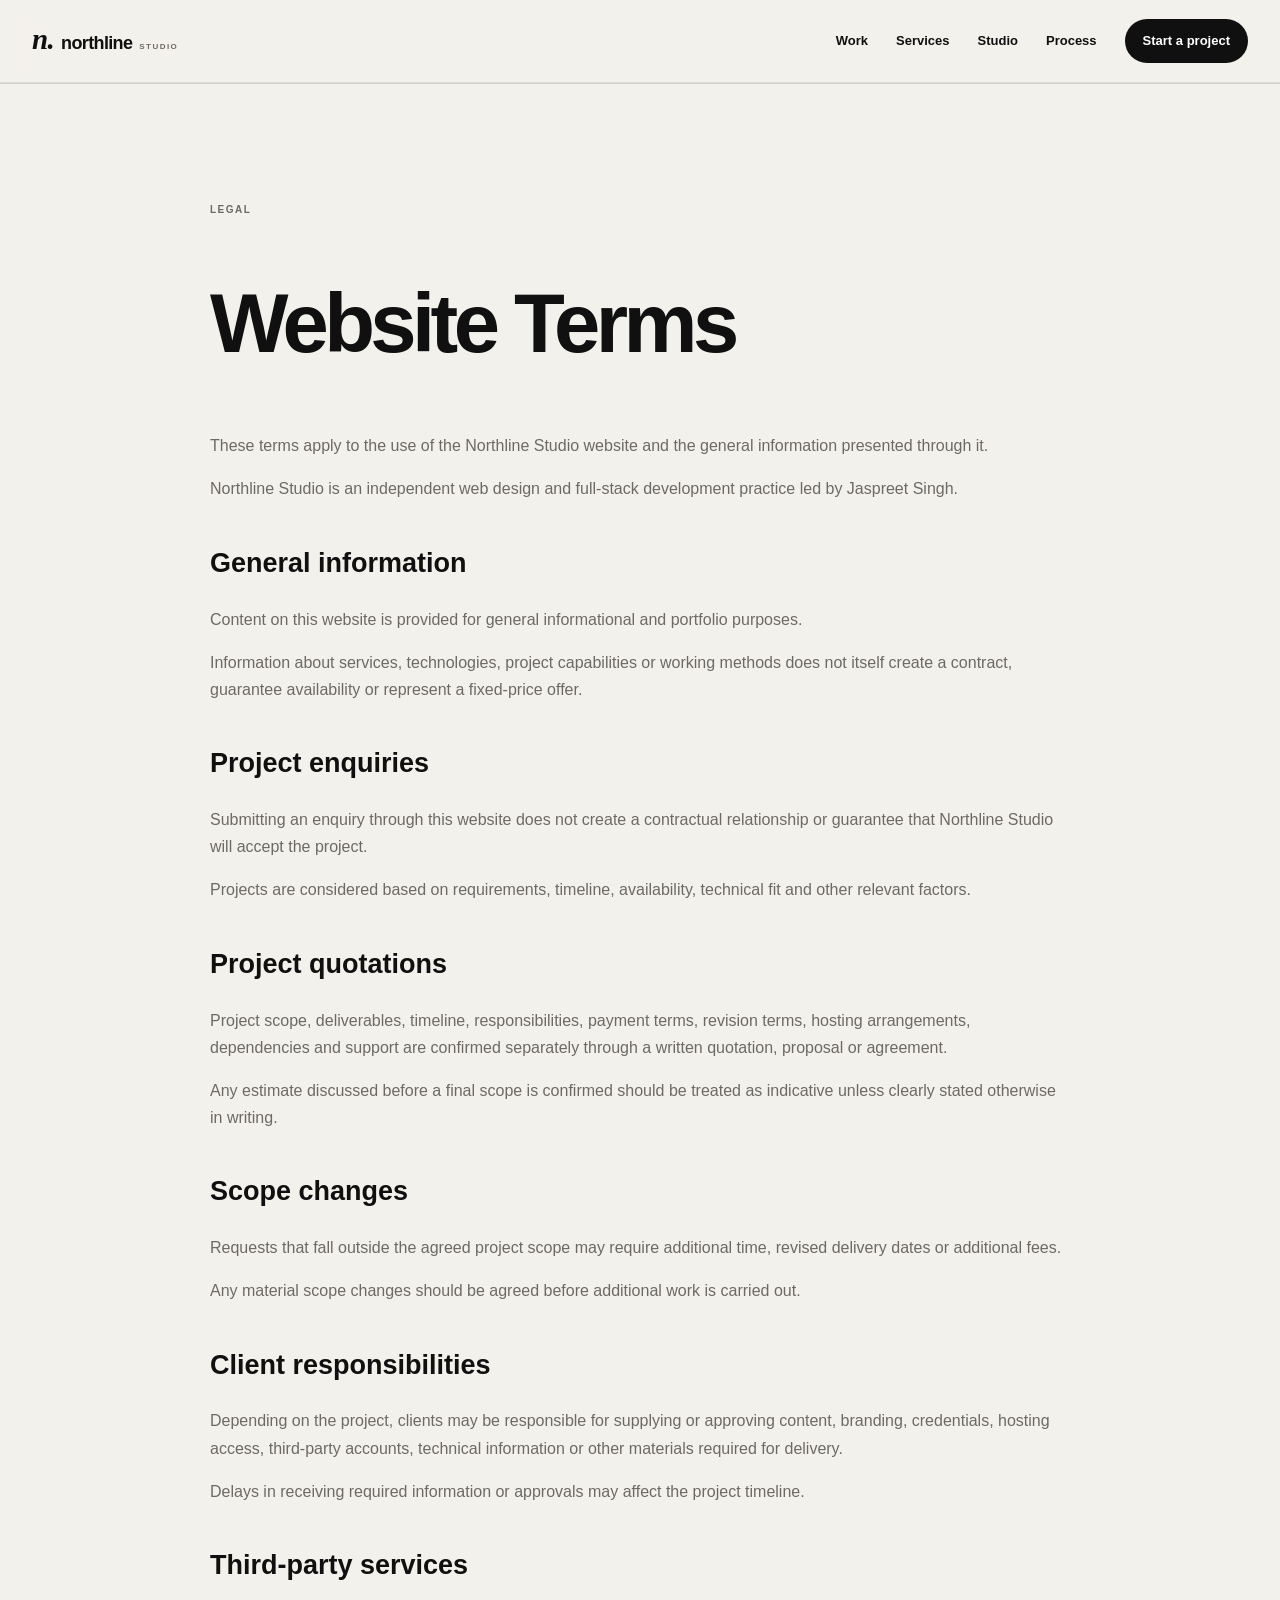
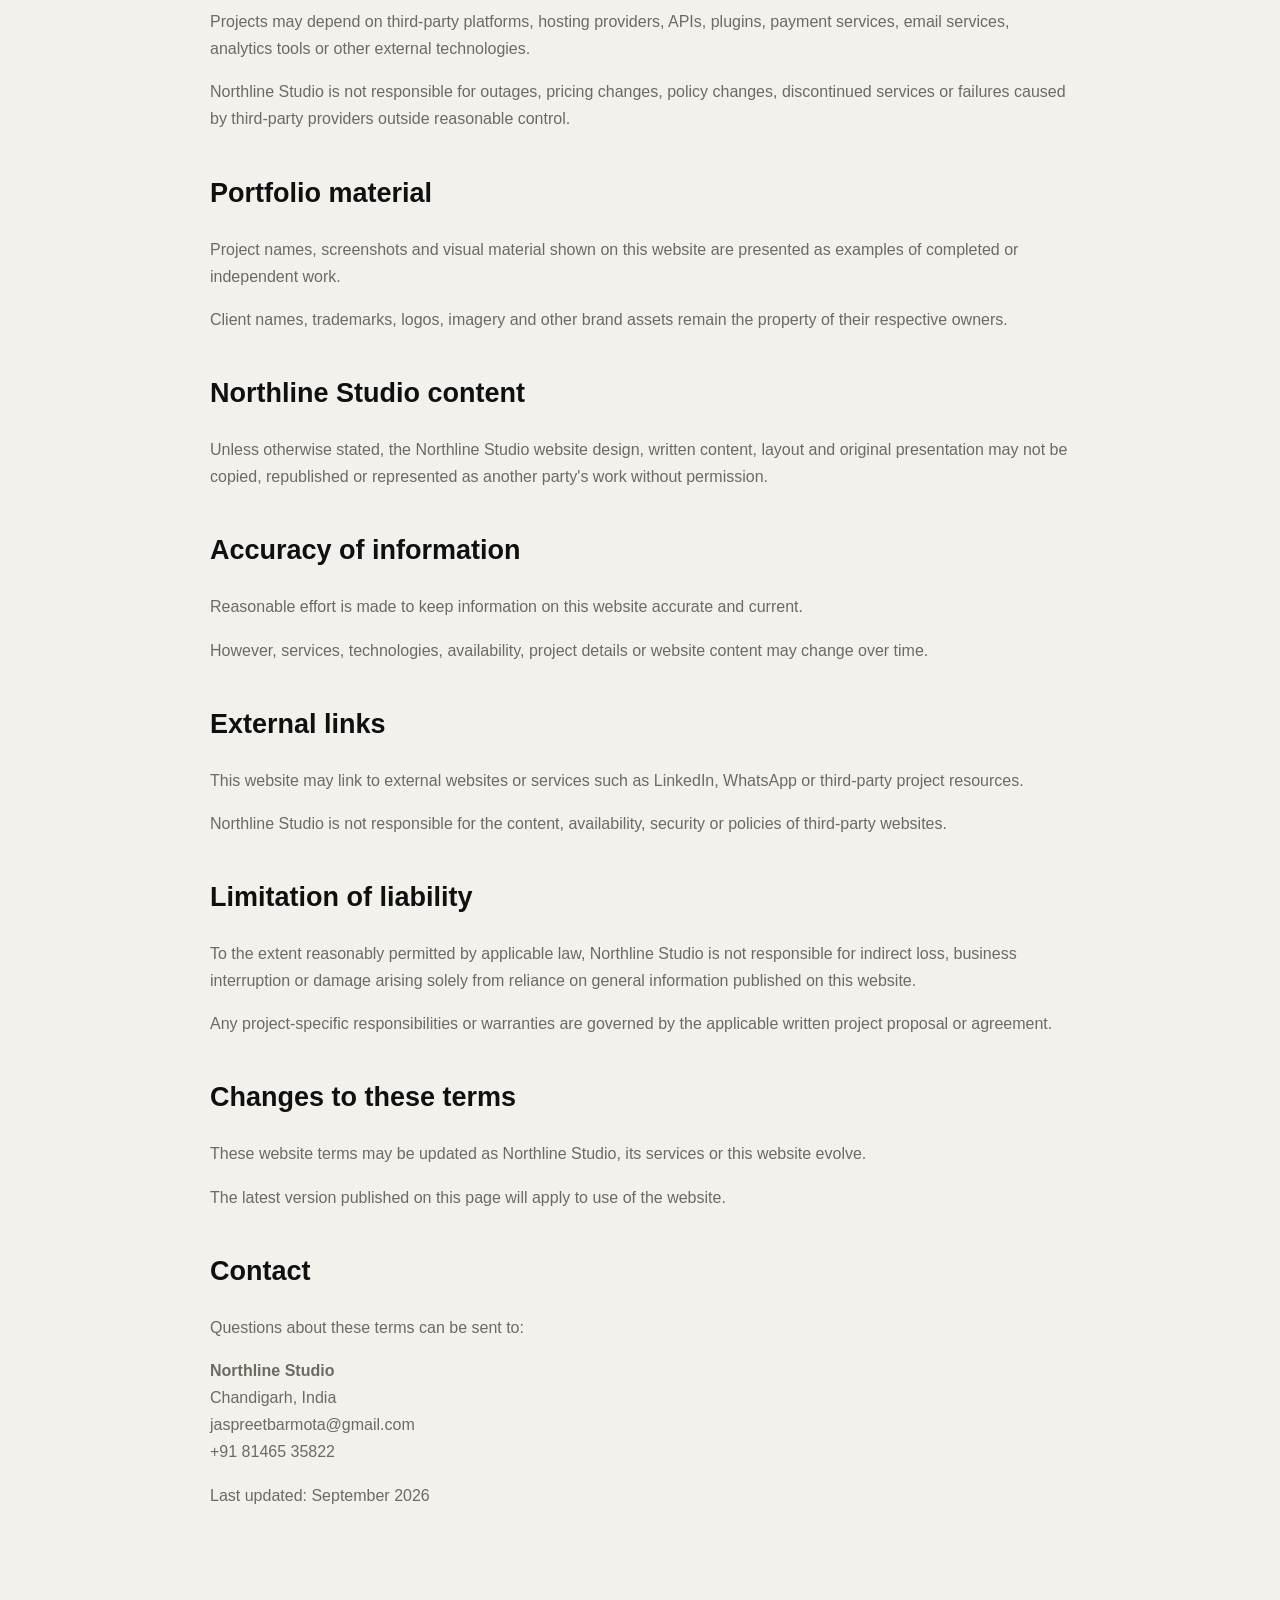
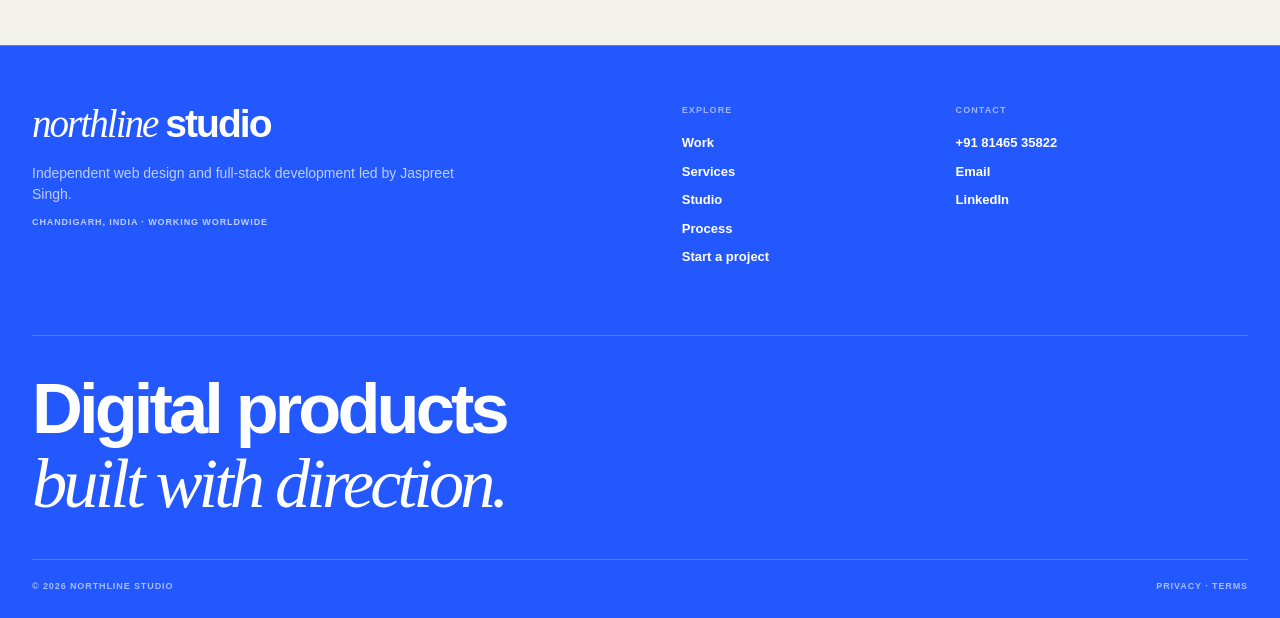
<file: terms.html>
<!doctype html>
<html lang="en">

<head>
    <meta charset="utf-8">

    <meta
        name="viewport"
        content="width=device-width, initial-scale=1">

    <meta
        name="description"
        content="Website terms for Northline Studio, an independent web design and full-stack development practice led by Jaspreet Singh.">

    <meta
        name="theme-color"
        content="#f3f1eb">

    <title>
        Website Terms | Northline Studio
    </title>

    <link
        rel="stylesheet"
        href="assets/css/styles.css">
</head>


<body>

    <!-- =====================================================
         HEADER
    ====================================================== -->

    <header class="site-header">

        <div class="wrap nav">

            <a
                class="brand"
                href="index.html"
                aria-label="Northline Studio home">

                <span class="nmark">n.</span>
                <span class="northline">northline</span>
                <span class="studio">studio</span>

            </a>


            <button
                class="menu-btn"
                id="menuBtn"
                type="button"
                aria-controls="navLinks"
                aria-expanded="false"
                aria-label="Toggle navigation">

                Menu

            </button>


            <nav
                class="nav-links"
                id="navLinks"
                aria-label="Main navigation">

                <a href="work.html">
                    Work
                </a>

                <a href="services.html">
                    Services
                </a>

                <a href="studio.html">
                    Studio
                </a>

                <a href="process.html">
                    Process
                </a>

                <a
                    class="nav-cta"
                    href="contact.html">
                    Start a project
                </a>

            </nav>

        </div>

    </header>



    <main>

        <!-- =====================================================
             WEBSITE TERMS
        ====================================================== -->

        <section class="section">

            <div class="wrap legal">


                <div class="kicker">
                    Legal
                </div>


                <h1>
                    Website Terms
                </h1>


                <p>
                    These terms apply to the use of the Northline Studio
                    website and the general information presented through it.
                </p>


                <p>
                    Northline Studio is an independent web design and
                    full-stack development practice led by Jaspreet Singh.
                </p>



                <h2>
                    General information
                </h2>


                <p>
                    Content on this website is provided for general
                    informational and portfolio purposes.
                </p>


                <p>
                    Information about services, technologies, project
                    capabilities or working methods does not itself create
                    a contract, guarantee availability or represent a
                    fixed-price offer.
                </p>



                <h2>
                    Project enquiries
                </h2>


                <p>
                    Submitting an enquiry through this website does not
                    create a contractual relationship or guarantee that
                    Northline Studio will accept the project.
                </p>


                <p>
                    Projects are considered based on requirements,
                    timeline, availability, technical fit and other
                    relevant factors.
                </p>



                <h2>
                    Project quotations
                </h2>


                <p>
                    Project scope, deliverables, timeline, responsibilities,
                    payment terms, revision terms, hosting arrangements,
                    dependencies and support are confirmed separately
                    through a written quotation, proposal or agreement.
                </p>


                <p>
                    Any estimate discussed before a final scope is confirmed
                    should be treated as indicative unless clearly stated
                    otherwise in writing.
                </p>



                <h2>
                    Scope changes
                </h2>


                <p>
                    Requests that fall outside the agreed project scope
                    may require additional time, revised delivery dates
                    or additional fees.
                </p>


                <p>
                    Any material scope changes should be agreed before
                    additional work is carried out.
                </p>



                <h2>
                    Client responsibilities
                </h2>


                <p>
                    Depending on the project, clients may be responsible
                    for supplying or approving content, branding,
                    credentials, hosting access, third-party accounts,
                    technical information or other materials required
                    for delivery.
                </p>


                <p>
                    Delays in receiving required information or approvals
                    may affect the project timeline.
                </p>



                <h2>
                    Third-party services
                </h2>


                <p>
                    Projects may depend on third-party platforms,
                    hosting providers, APIs, plugins, payment services,
                    email services, analytics tools or other external
                    technologies.
                </p>


                <p>
                    Northline Studio is not responsible for outages,
                    pricing changes, policy changes, discontinued services
                    or failures caused by third-party providers outside
                    reasonable control.
                </p>



                <h2>
                    Portfolio material
                </h2>


                <p>
                    Project names, screenshots and visual material shown
                    on this website are presented as examples of completed
                    or independent work.
                </p>


                <p>
                    Client names, trademarks, logos, imagery and other
                    brand assets remain the property of their respective
                    owners.
                </p>



                <h2>
                    Northline Studio content
                </h2>


                <p>
                    Unless otherwise stated, the Northline Studio website
                    design, written content, layout and original presentation
                    may not be copied, republished or represented as another
                    party's work without permission.
                </p>



                <h2>
                    Accuracy of information
                </h2>


                <p>
                    Reasonable effort is made to keep information on this
                    website accurate and current.
                </p>


                <p>
                    However, services, technologies, availability,
                    project details or website content may change over time.
                </p>



                <h2>
                    External links
                </h2>


                <p>
                    This website may link to external websites or services
                    such as LinkedIn, WhatsApp or third-party project
                    resources.
                </p>


                <p>
                    Northline Studio is not responsible for the content,
                    availability, security or policies of third-party
                    websites.
                </p>



                <h2>
                    Limitation of liability
                </h2>


                <p>
                    To the extent reasonably permitted by applicable law,
                    Northline Studio is not responsible for indirect loss,
                    business interruption or damage arising solely from
                    reliance on general information published on this website.
                </p>


                <p>
                    Any project-specific responsibilities or warranties
                    are governed by the applicable written project
                    proposal or agreement.
                </p>



                <h2>
                    Changes to these terms
                </h2>


                <p>
                    These website terms may be updated as Northline Studio,
                    its services or this website evolve.
                </p>


                <p>
                    The latest version published on this page will apply
                    to use of the website.
                </p>



                <h2>
                    Contact
                </h2>


                <p>
                    Questions about these terms can be sent to:
                </p>


                <p>
                    <strong>Northline Studio</strong>
                    <br>
                    Chandigarh, India
                    <br>
                    <a href="mailto:jaspreetbarmota@gmail.com">
                        jaspreetbarmota@gmail.com
                    </a>
                    <br>
                    <a href="tel:+918146535822">
                        +91 81465 35822
                    </a>
                </p>


                <p>
                    Last updated: September 2026
                </p>

            </div>

        </section>

    </main>



    <!-- =====================================================
         FOOTER
    ====================================================== -->

    <footer class="footer footer-v2">

        <div class="wrap">


            <div class="footer-top">


                <div class="footer-intro">

                    <div class="footer-brand">

                        <em>
                            northline
                        </em>

                        studio

                    </div>


                    <p>
                        Independent web design and full-stack
                        development led by Jaspreet Singh.
                    </p>


                    <p class="footer-location">
                        Chandigarh, India · Working worldwide
                    </p>

                </div>



                <div class="footer-nav-group">

                    <h4>
                        Explore
                    </h4>


                    <div class="links">

                        <a href="work.html">
                            Work
                        </a>

                        <a href="services.html">
                            Services
                        </a>

                        <a href="studio.html">
                            Studio
                        </a>

                        <a href="process.html">
                            Process
                        </a>

                        <a href="contact.html">
                            Start a project
                        </a>

                    </div>

                </div>



                <div class="footer-nav-group">

                    <h4>
                        Contact
                    </h4>


                    <div class="links">

                        <a href="tel:+918146535822">
                            +91 81465 35822
                        </a>

                        <a href="mailto:jaspreetbarmota@gmail.com">
                            Email
                        </a>

                        <a
                            href="https://www.linkedin.com/in/jaspreet-singh-605665128"
                            target="_blank"
                            rel="noopener">

                            LinkedIn

                        </a>

                    </div>

                </div>

            </div>



            <div class="footer-statement">

                <span>
                    Digital products
                </span>

                <em>
                    built with direction.
                </em>

            </div>



            <div class="footer-bottom">

                <span>
                    © 2026 Northline Studio
                </span>

                <span>

                    <a href="privacy.html">
                        Privacy
                    </a>

                    ·

                    <a href="terms.html">
                        Terms
                    </a>

                </span>

            </div>

        </div>

    </footer>



    <script src="assets/js/main.js"></script>

</body>

</html>
</file>
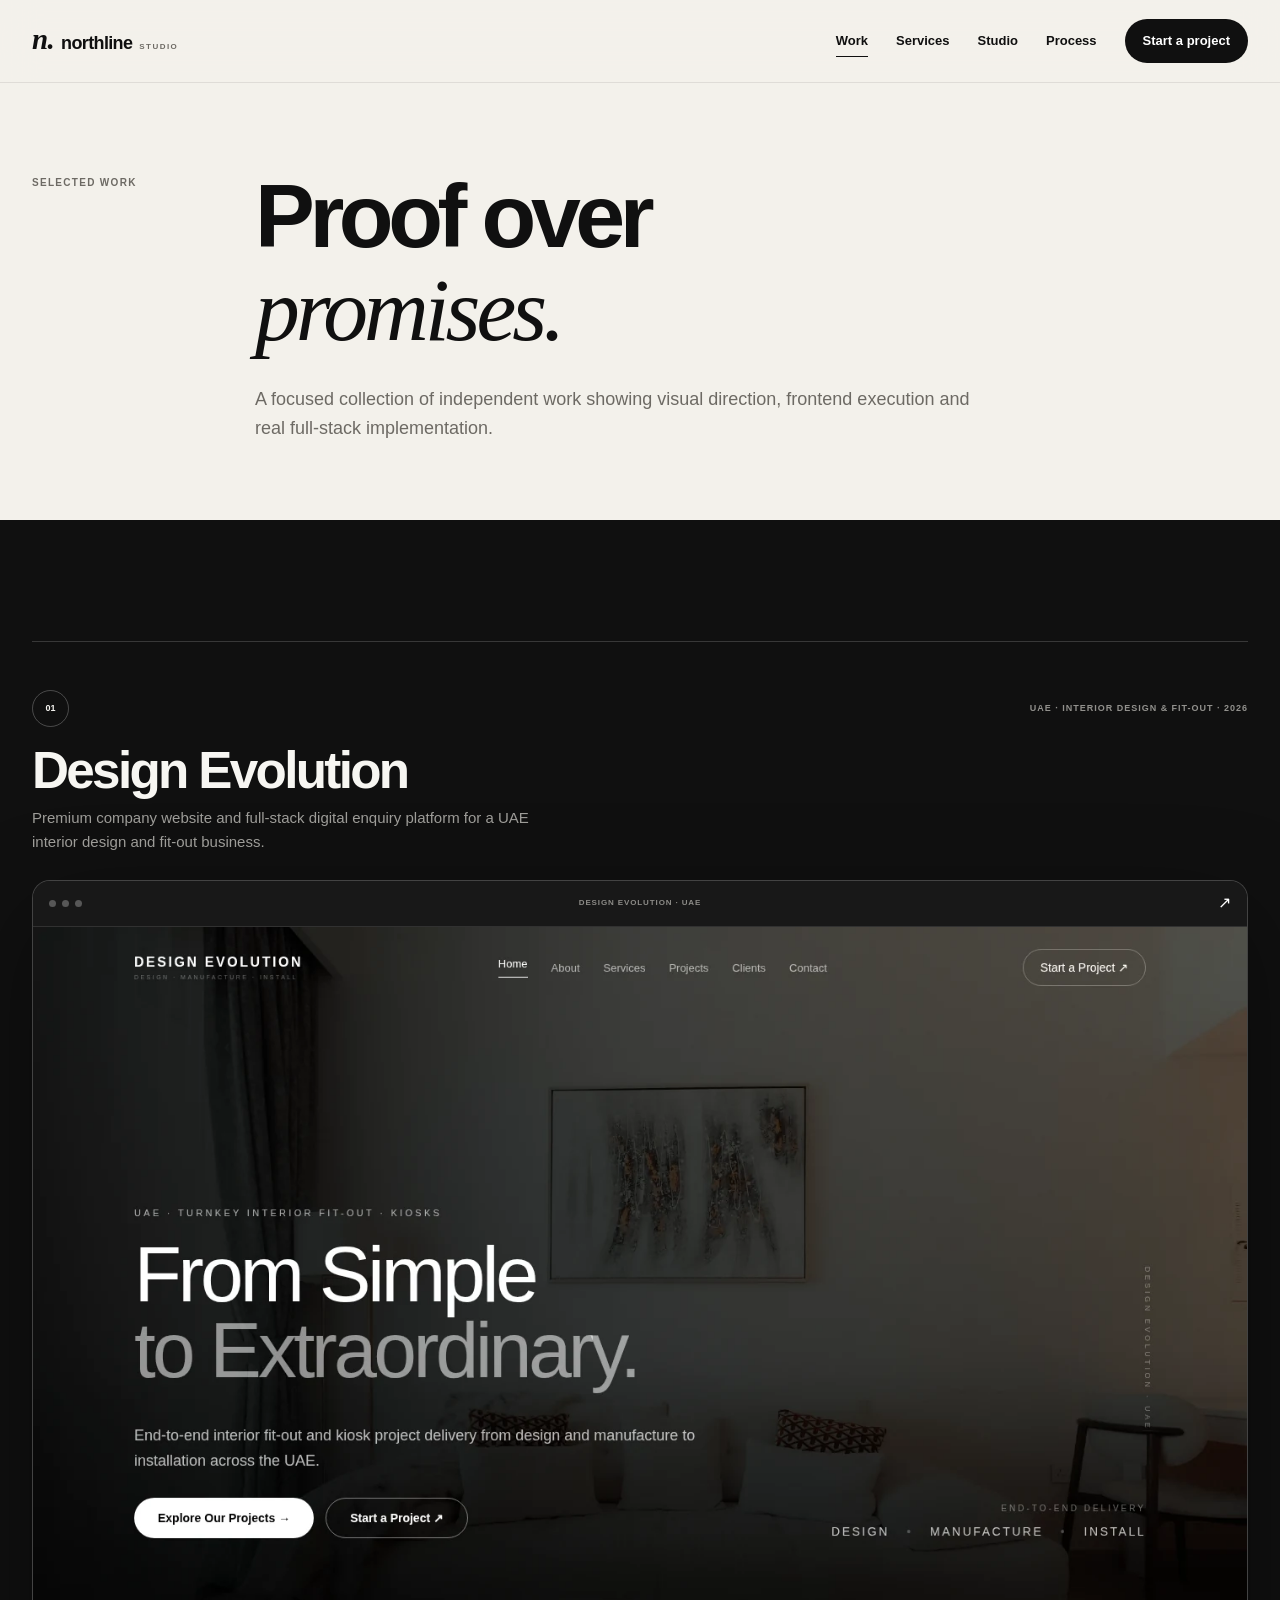
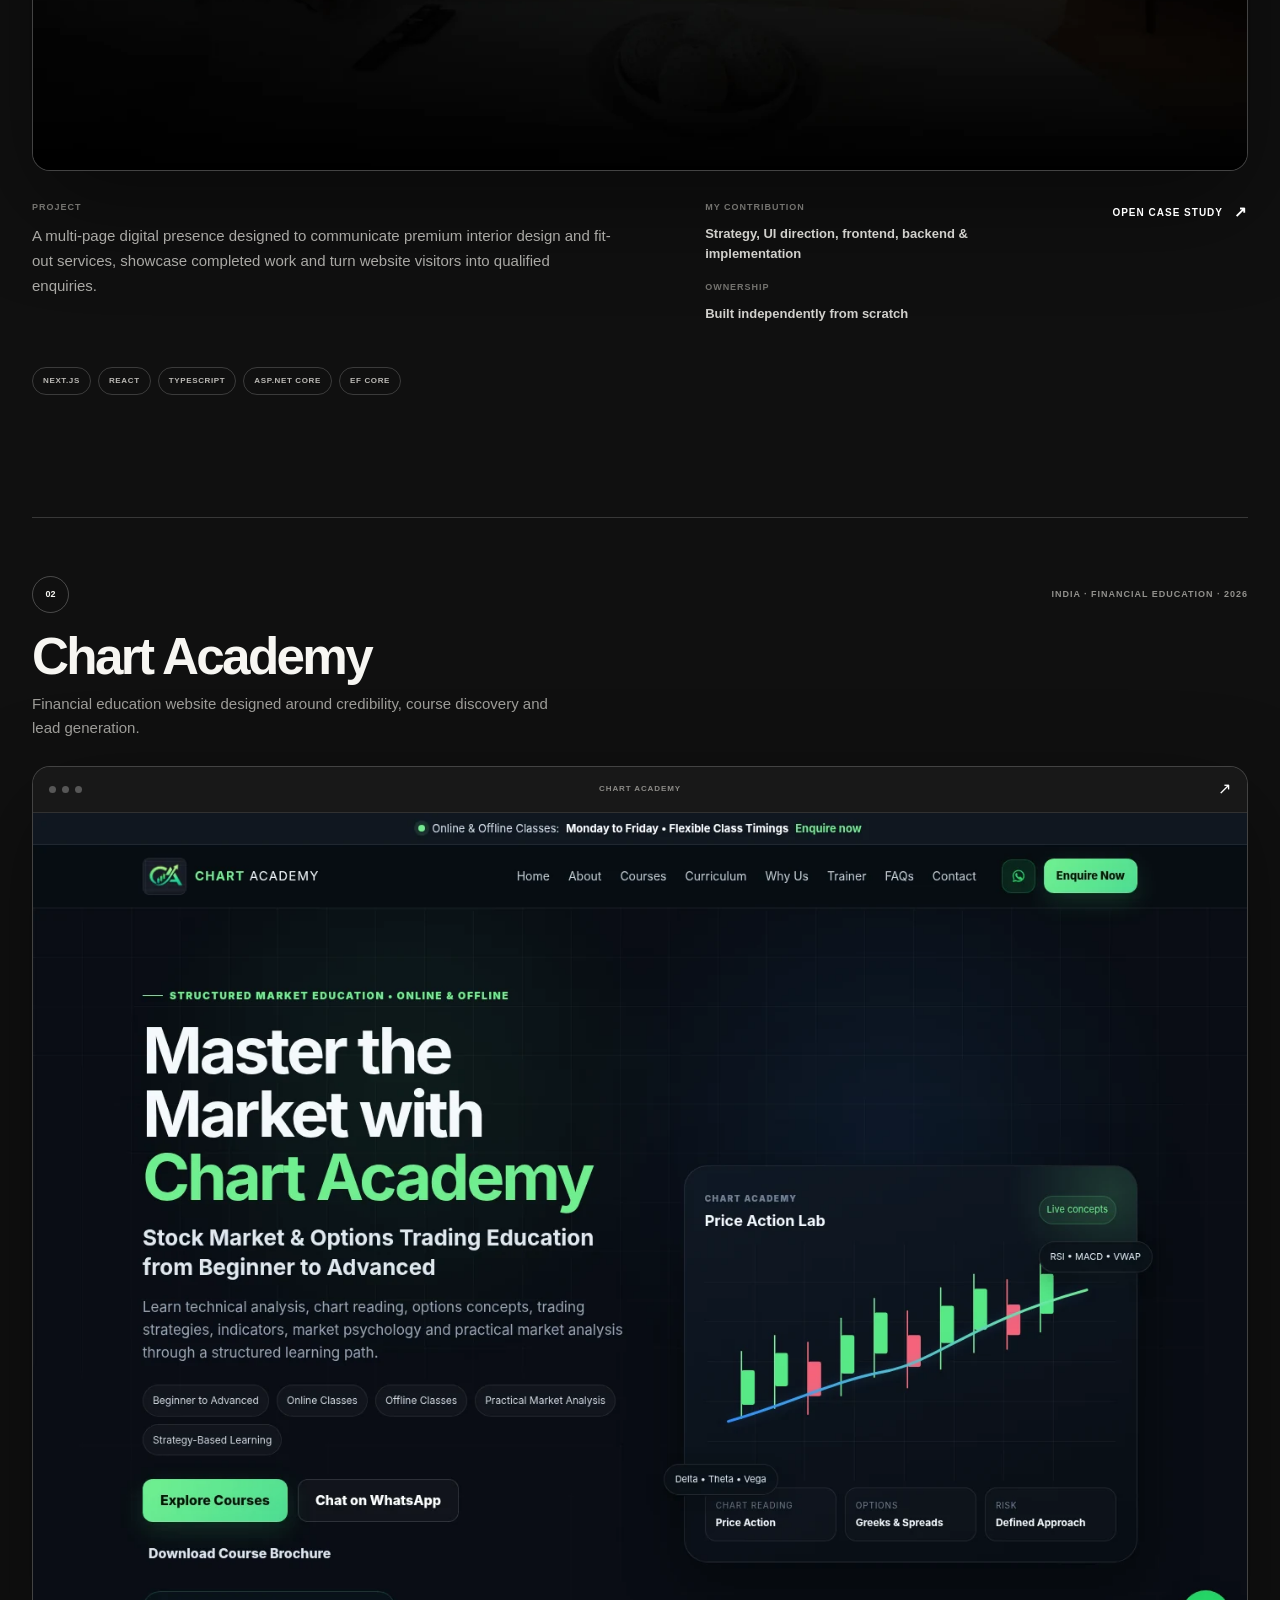
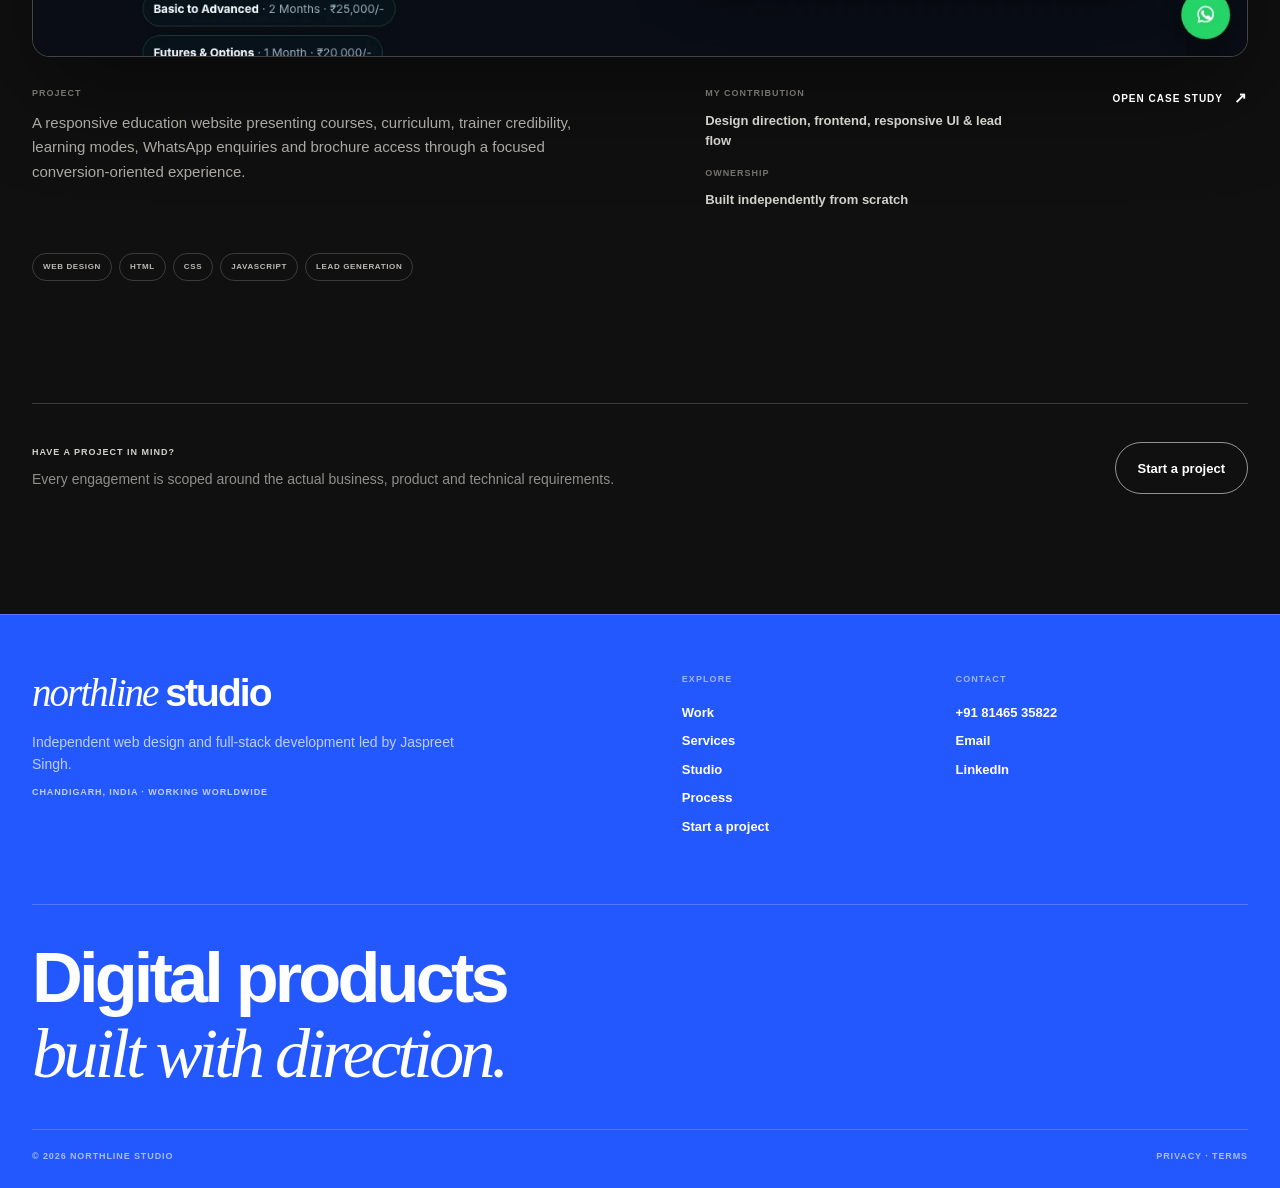
<file: work.html>
<!doctype html>
<html lang="en">

<head>
    <meta charset="utf-8">

    <meta
        name="viewport"
        content="width=device-width, initial-scale=1">

    <meta
        name="description"
        content="Selected independent web design and full-stack development work by Northline Studio, led by Jaspreet Singh.">

    <meta
        name="theme-color"
        content="#f3f1eb">

    <title>
        Selected Work | Northline Studio
    </title>

    <link
        rel="stylesheet"
        href="assets/css/styles.css">
</head>


<body>

    <!-- =====================================================
         HEADER
    ====================================================== -->

    <header class="site-header">

        <div class="wrap nav">

            <a
                class="brand"
                href="index.html"
                aria-label="Northline Studio home">

                <span class="nmark">
                    n.
                </span>

                <span class="northline">
                    northline
                </span>

                <span class="studio">
                    studio
                </span>

            </a>


            <button
                class="menu-btn"
                id="menuBtn"
                type="button"
                aria-controls="navLinks"
                aria-expanded="false"
                aria-label="Toggle navigation">

                Menu

            </button>


            <nav
                class="nav-links"
                id="navLinks"
                aria-label="Main navigation">

                <a
                    class="active"
                    href="work.html">
                    Work
                </a>

                <a href="services.html">
                    Services
                </a>

                <a href="studio.html">
                    Studio
                </a>

                <a href="process.html">
                    Process
                </a>

                <a
                    class="nav-cta"
                    href="contact.html">
                    Start a project
                </a>

            </nav>

        </div>

    </header>



    <main>

        <!-- =====================================================
             PAGE HERO
        ====================================================== -->

        <section class="page-hero">

            <div class="wrap page-hero-grid">

                <div class="eyebrow reveal">
                    Selected work
                </div>


                <div class="reveal">

                    <h1 class="display">

                        <span class="nl-heading-line">
                            Proof over
                        </span>

                        <span class="nl-heading-line nl-heading-serif">
                            promises.
                        </span>

                    </h1>


                    <p>
                        A focused collection of independent work showing
                        visual direction, frontend execution and real
                        full-stack implementation.
                    </p>

                </div>

            </div>

        </section>



        <!-- =====================================================
             PROJECTS
        ====================================================== -->

        <section class="section work-section">

            <div class="wrap">


                <!-- =================================================
                     DESIGN EVOLUTION
                ================================================== -->

                <article class="premium-project reveal">


                    <div class="premium-project-top">

                        <div class="premium-project-index">

                            <span>
                                01
                            </span>

                            <p>
                                UAE · Interior Design & Fit-Out · 2026
                            </p>

                        </div>


                        <div class="premium-project-title">

                            <h3>
                                Design Evolution
                            </h3>

                            <p>
                                Premium company website and full-stack
                                digital enquiry platform for a UAE
                                interior design and fit-out business.
                            </p>

                        </div>

                    </div>



                    <a
                        class="premium-browser"
                        href="work/design-evolution.html"
                        aria-label="View Design Evolution case study">

                        <div class="premium-browser-header">

                            <div
                                class="premium-browser-controls"
                                aria-hidden="true">

                                <i></i>
                                <i></i>
                                <i></i>

                            </div>


                            <span class="premium-browser-name">
                                Design Evolution · UAE
                            </span>


                            <span
                                class="premium-browser-arrow"
                                aria-hidden="true">
                                ↗
                            </span>

                        </div>


                        <div class="premium-browser-image">

                            <img
                                src="assets/images/design-evolution/homepage.webp"
                                alt="Design Evolution website homepage"
                                loading="lazy"
                                decoding="async">

                        </div>

                    </a>



                    <div class="premium-project-details">


                        <div class="premium-project-summary">

                            <span class="detail-label">
                                Project
                            </span>

                            <p>
                                A multi-page digital presence designed to
                                communicate premium interior design and
                                fit-out services, showcase completed work
                                and turn website visitors into qualified
                                enquiries.
                            </p>

                        </div>



                        <div class="premium-project-meta">

                            <div>

                                <span>
                                    My contribution
                                </span>

                                <strong>
                                    Strategy, UI direction, frontend,
                                    backend & implementation
                                </strong>

                            </div>


                            <div>

                                <span>
                                    Ownership
                                </span>

                                <strong>
                                    Built independently from scratch
                                </strong>

                            </div>

                        </div>



                        <div class="premium-project-stack">

                            <span>Next.js</span>
                            <span>React</span>
                            <span>TypeScript</span>
                            <span>ASP.NET Core</span>
                            <span>EF Core</span>

                        </div>



                        <a
                            class="premium-case-link"
                            href="work/design-evolution.html">

                            Open case study

                            <span aria-hidden="true">
                                ↗
                            </span>

                        </a>

                    </div>

                </article>



                <!-- =================================================
                     CHART ACADEMY
                ================================================== -->

                <article class="premium-project reveal">


                    <div class="premium-project-top">

                        <div class="premium-project-index">

                            <span>
                                02
                            </span>

                            <p>
                                India · Financial Education · 2026
                            </p>

                        </div>


                        <div class="premium-project-title">

                            <h3>
                                Chart Academy
                            </h3>

                            <p>
                                Financial education website designed
                                around credibility, course discovery
                                and lead generation.
                            </p>

                        </div>

                    </div>



                    <a
                        class="premium-browser"
                        href="work/chart-academy.html"
                        aria-label="View Chart Academy case study">

                        <div class="premium-browser-header">

                            <div
                                class="premium-browser-controls"
                                aria-hidden="true">

                                <i></i>
                                <i></i>
                                <i></i>

                            </div>


                            <span class="premium-browser-name">
                                Chart Academy
                            </span>


                            <span
                                class="premium-browser-arrow"
                                aria-hidden="true">
                                ↗
                            </span>

                        </div>


                        <div class="premium-browser-image">

                            <img
                                src="assets/images/chart-academy/homepage.webp"
                                alt="Chart Academy stock market education website homepage"
                                loading="lazy"
                                decoding="async">

                        </div>

                    </a>



                    <div class="premium-project-details">


                        <div class="premium-project-summary">

                            <span class="detail-label">
                                Project
                            </span>

                            <p>
                                A responsive education website presenting
                                courses, curriculum, trainer credibility,
                                learning modes, WhatsApp enquiries and
                                brochure access through a focused
                                conversion-oriented experience.
                            </p>

                        </div>



                        <div class="premium-project-meta">

                            <div>

                                <span>
                                    My contribution
                                </span>

                                <strong>
                                    Design direction, frontend,
                                    responsive UI & lead flow
                                </strong>

                            </div>


                            <div>

                                <span>
                                    Ownership
                                </span>

                                <strong>
                                    Built independently from scratch
                                </strong>

                            </div>

                        </div>



                        <div class="premium-project-stack">

                            <span>Web Design</span>
                            <span>HTML</span>
                            <span>CSS</span>
                            <span>JavaScript</span>
                            <span>Lead Generation</span>

                        </div>



                        <a
                            class="premium-case-link"
                            href="work/chart-academy.html">

                            Open case study

                            <span aria-hidden="true">
                                ↗
                            </span>

                        </a>

                    </div>

                </article>



                <!-- =================================================
                     WORK CTA
                ================================================== -->

                <div class="premium-work-footer reveal">

                    <div>

                        <span>
                            Have a project in mind?
                        </span>

                        <p>
                            Every engagement is scoped around the actual
                            business, product and technical requirements.
                        </p>

                    </div>


                    <a
                        class="btn btn-light"
                        href="contact.html">

                        Start a project

                    </a>

                </div>

            </div>

        </section>

    </main>



    <!-- =====================================================
         FOOTER
    ====================================================== -->

    <footer class="footer footer-v2">

        <div class="wrap">


            <div class="footer-top">


                <div class="footer-intro">

                    <div class="footer-brand">

                        <em>
                            northline
                        </em>

                        studio

                    </div>


                    <p>
                        Independent web design and full-stack
                        development led by Jaspreet Singh.
                    </p>


                    <p class="footer-location">
                        Chandigarh, India · Working worldwide
                    </p>

                </div>



                <div class="footer-nav-group">

                    <h4>
                        Explore
                    </h4>


                    <div class="links">

                        <a href="work.html">
                            Work
                        </a>

                        <a href="services.html">
                            Services
                        </a>

                        <a href="studio.html">
                            Studio
                        </a>

                        <a href="process.html">
                            Process
                        </a>

                        <a href="contact.html">
                            Start a project
                        </a>

                    </div>

                </div>



                <div class="footer-nav-group">

                    <h4>
                        Contact
                    </h4>


                    <div class="links">

                        <a href="tel:+918146535822">
                            +91 81465 35822
                        </a>

                        <a href="mailto:jaspreetbarmota@gmail.com">
                            Email
                        </a>

                        <a
                            href="https://www.linkedin.com/in/jaspreet-singh-605665128"
                            target="_blank"
                            rel="noopener">

                            LinkedIn

                        </a>

                    </div>

                </div>

            </div>



            <div class="footer-statement">

                <span>
                    Digital products
                </span>

                <em>
                    built with direction.
                </em>

            </div>



            <div class="footer-bottom">

                <span>
                    © 2026 Northline Studio
                </span>

                <span>

                    <a href="privacy.html">
                        Privacy
                    </a>

                    ·

                    <a href="terms.html">
                        Terms
                    </a>

                </span>

            </div>

        </div>

    </footer>



    <script src="assets/js/main.js"></script>

</body>

</html>
</file>
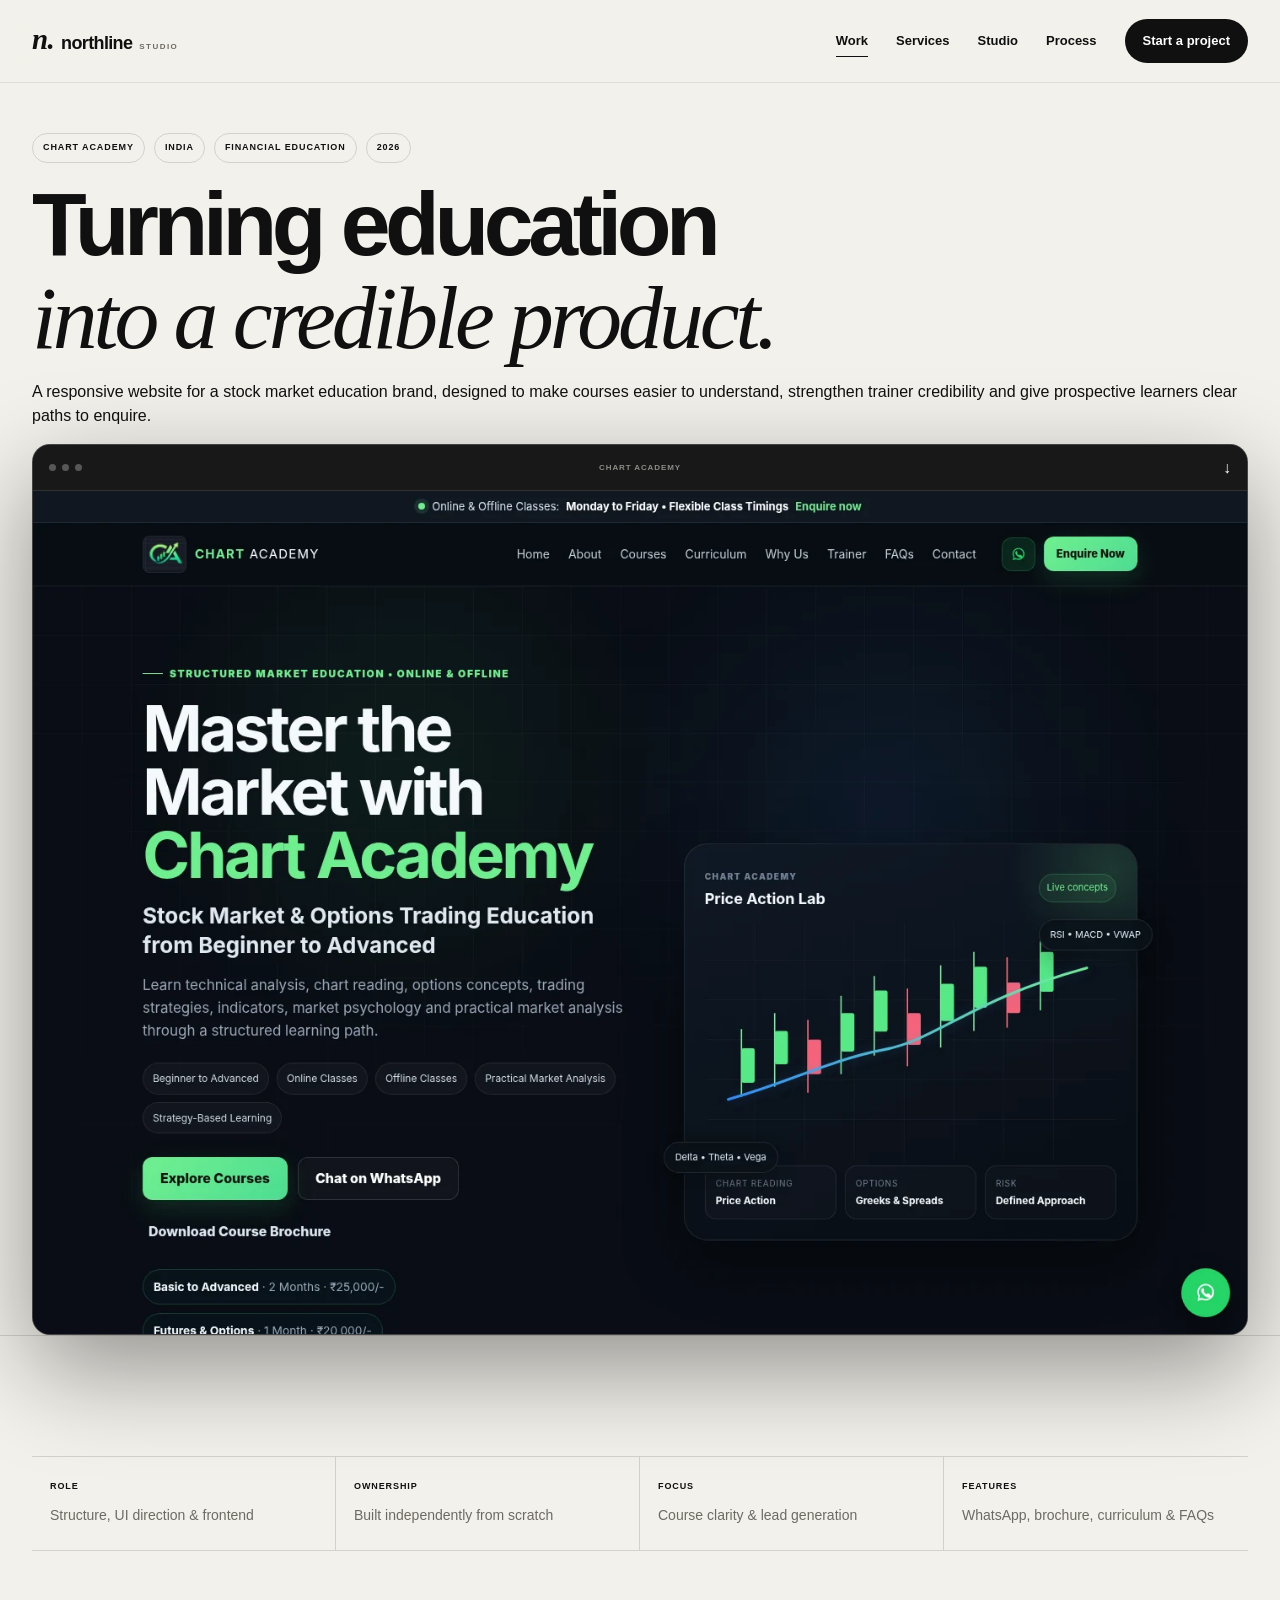
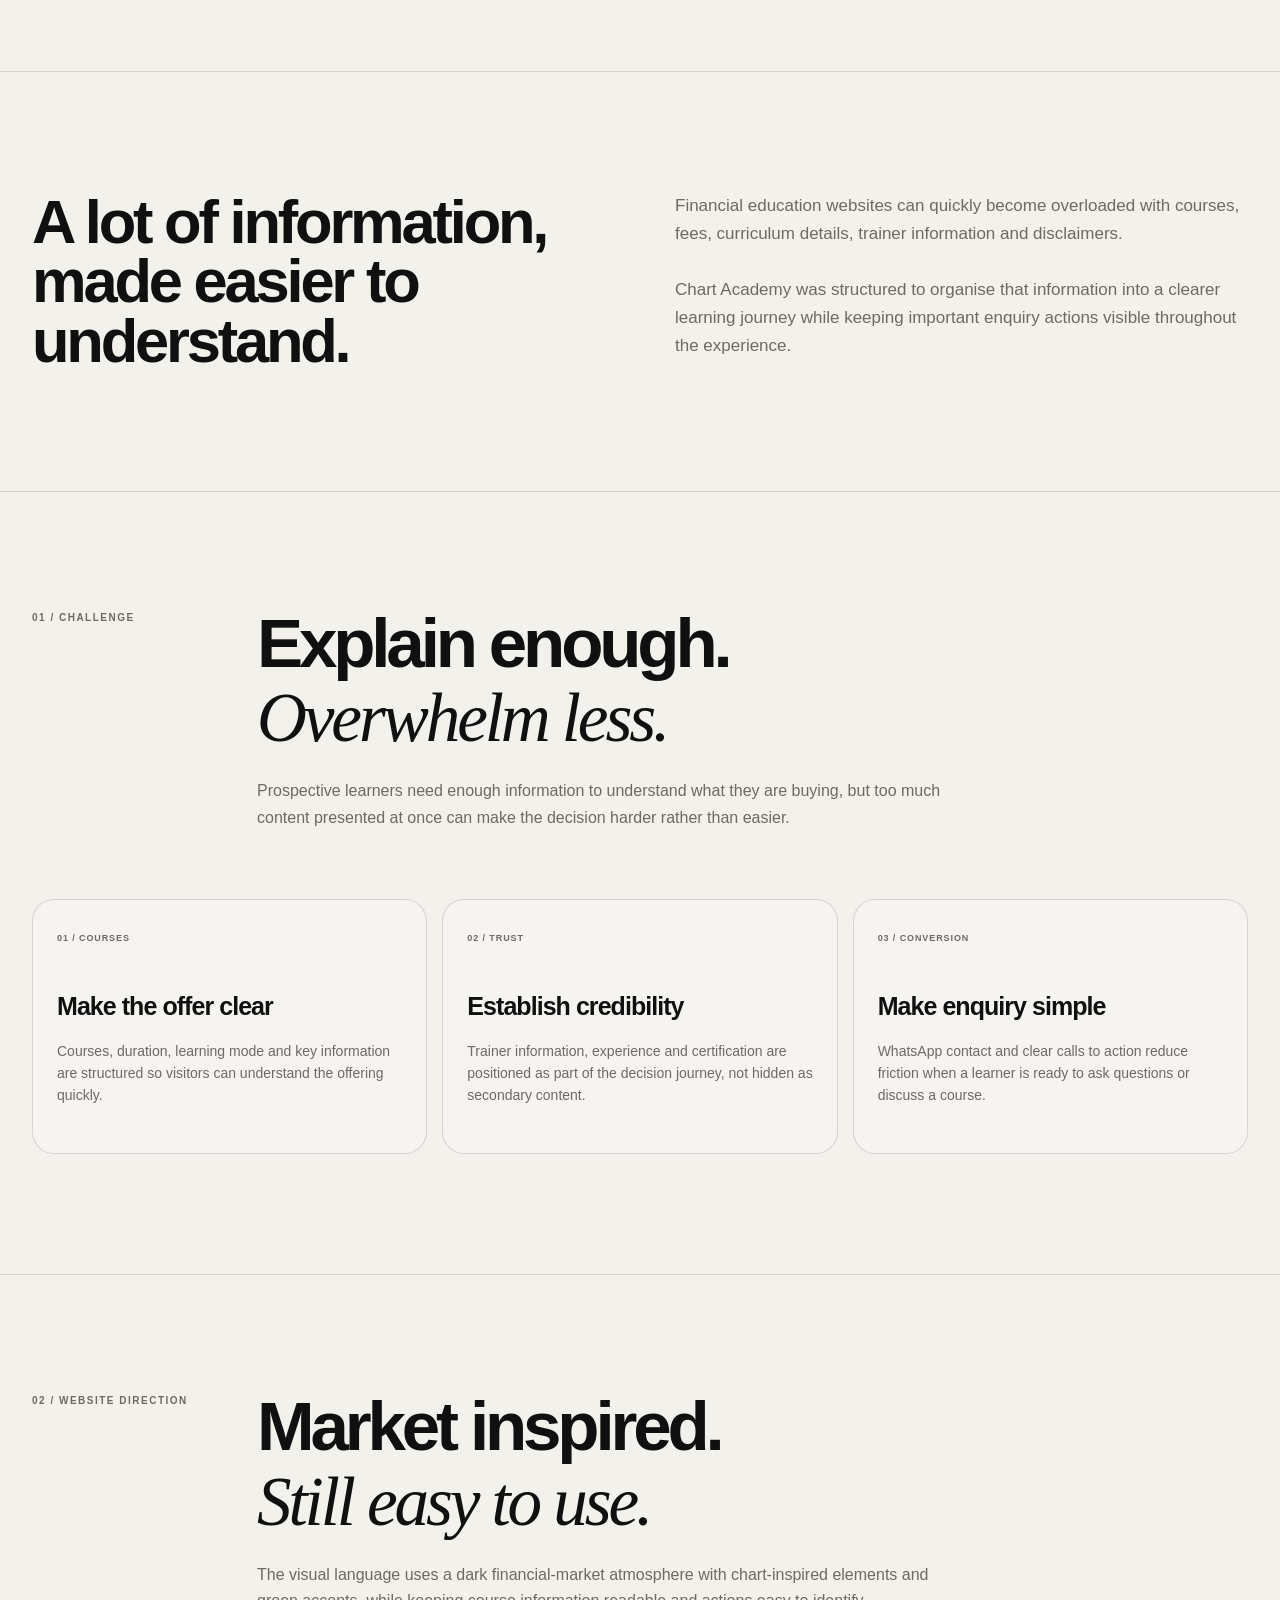
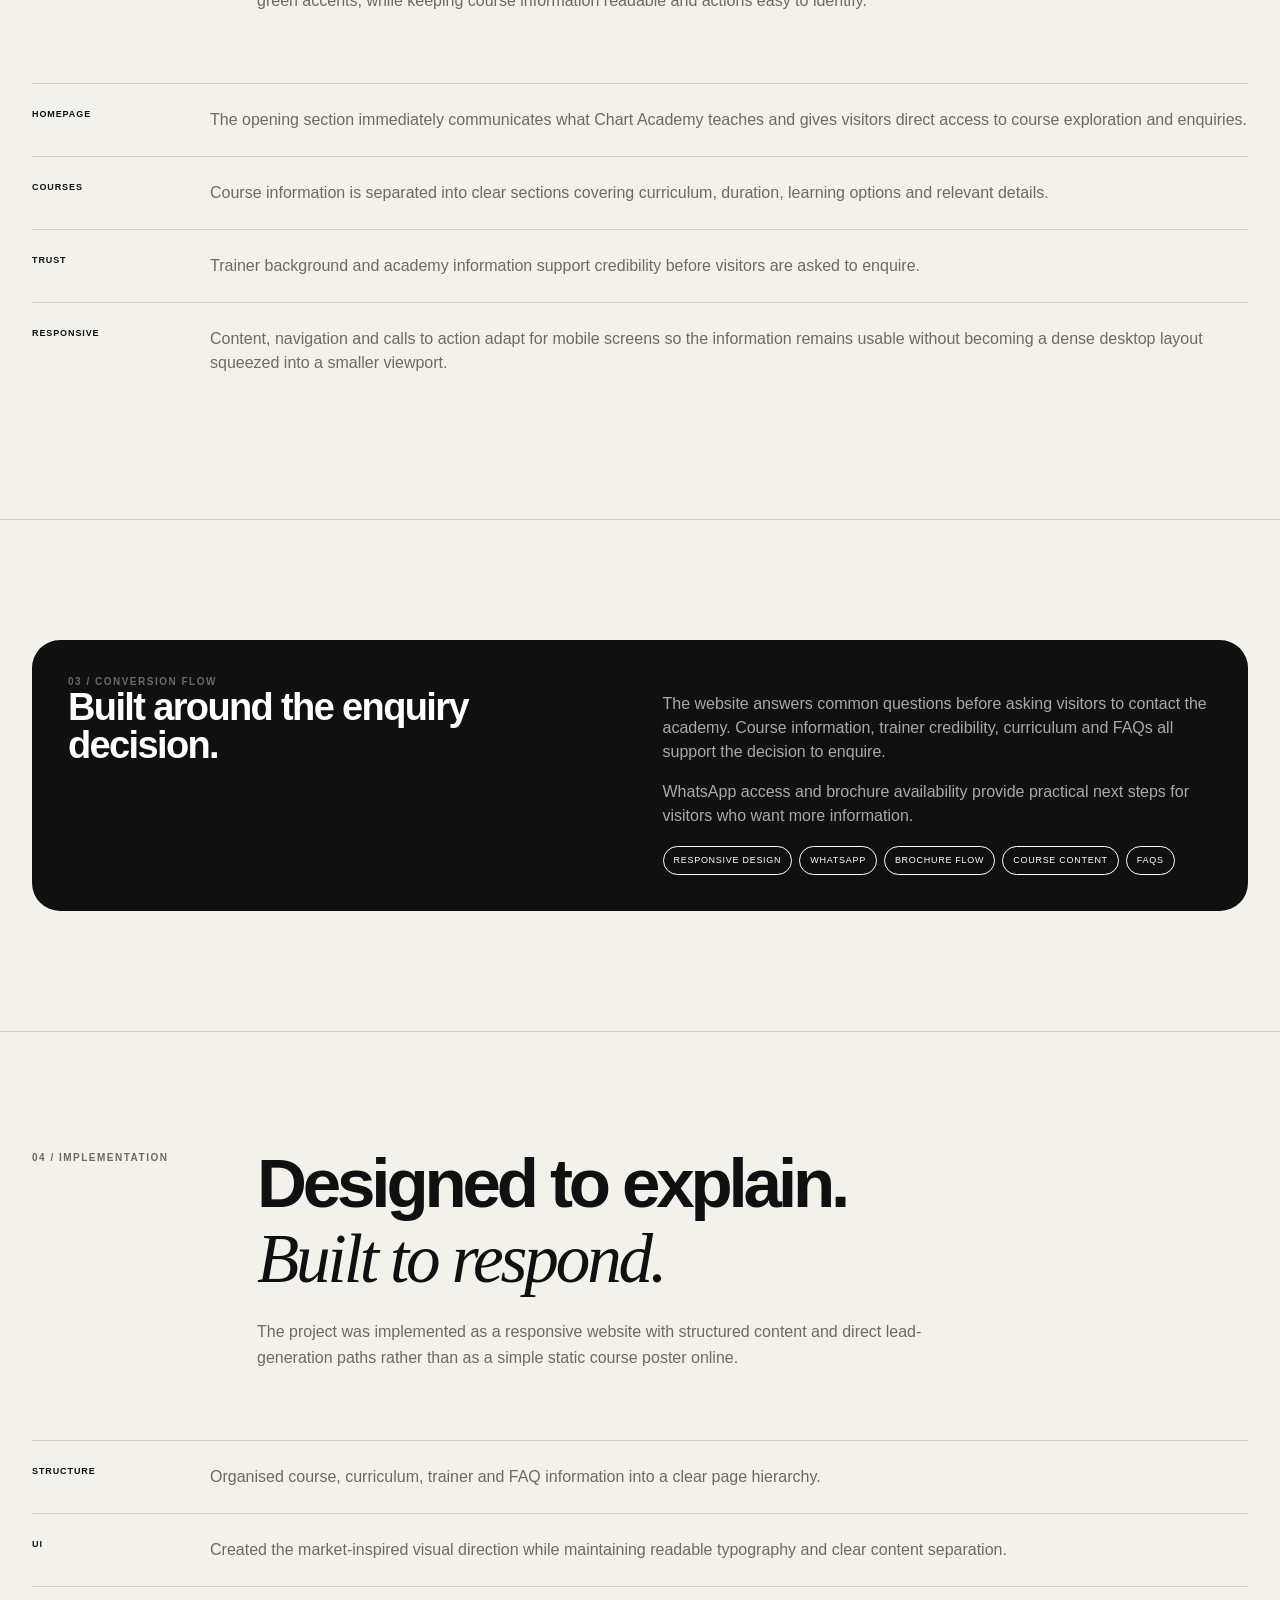
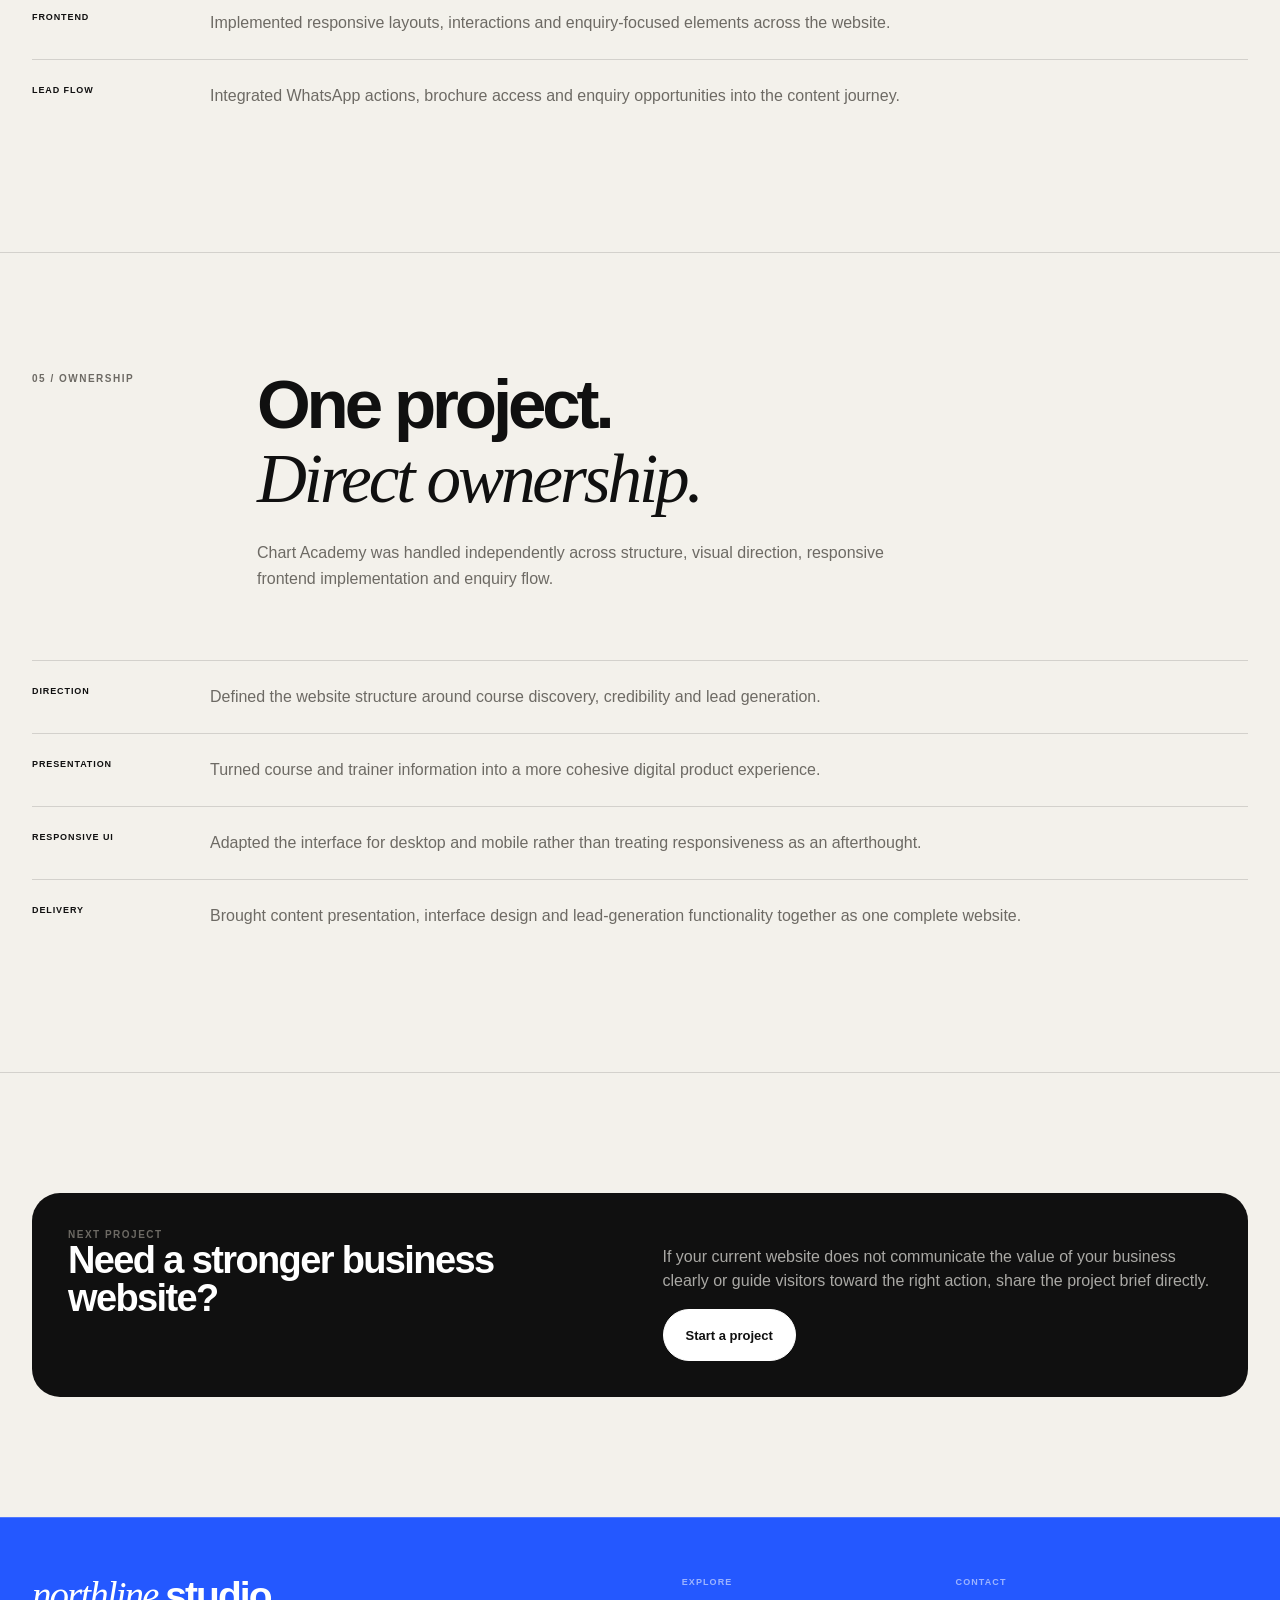
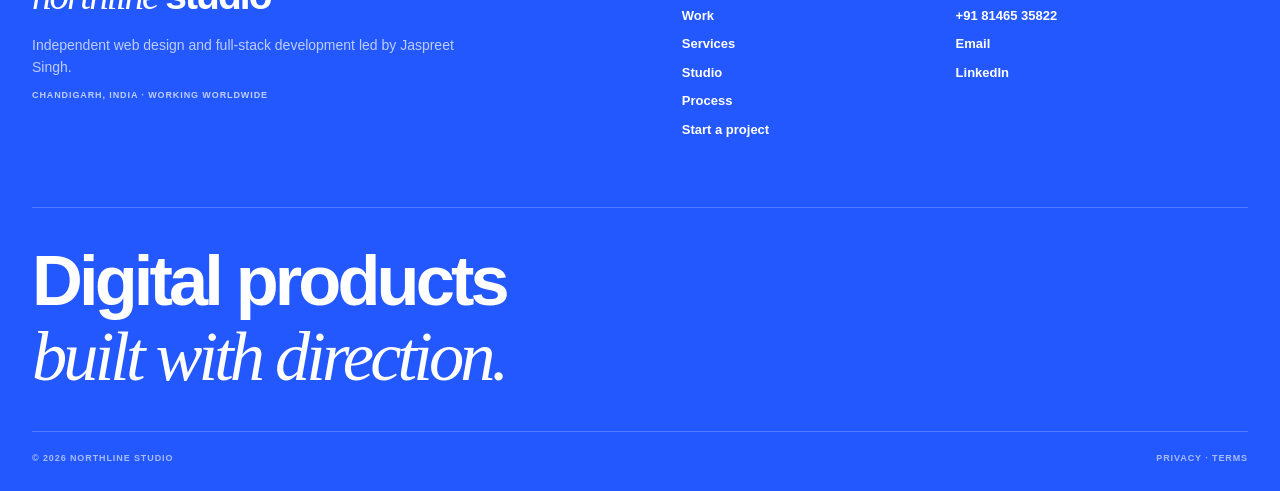
<file: work/chart-academy.html>
<!doctype html>
<html lang="en">

<head>
    <meta charset="utf-8">

    <meta
        name="viewport"
        content="width=device-width, initial-scale=1">

    <meta
        name="description"
        content="Chart Academy website case study by Northline Studio. A responsive financial education website designed around course clarity, credibility and lead generation.">

    <meta
        name="theme-color"
        content="#f3f1eb">

    <title>
        Chart Academy Case Study | Northline Studio
    </title>

    <link
        rel="stylesheet"
        href="../assets/css/styles.css">
</head>


<body>

    <!-- =====================================================
         HEADER
    ====================================================== -->

    <header class="site-header">

        <div class="wrap nav">

            <a
                class="brand"
                href="../index.html"
                aria-label="Northline Studio home">

                <span class="nmark">n.</span>
                <span class="northline">northline</span>
                <span class="studio">studio</span>

            </a>


            <button
                class="menu-btn"
                id="menuBtn"
                type="button"
                aria-controls="navLinks"
                aria-expanded="false"
                aria-label="Toggle navigation">

                Menu

            </button>


            <nav
                class="nav-links"
                id="navLinks"
                aria-label="Main navigation">

                <a
                    class="active"
                    href="../work.html">
                    Work
                </a>

                <a href="../services.html">
                    Services
                </a>

                <a href="../studio.html">
                    Studio
                </a>

                <a href="../process.html">
                    Process
                </a>

                <a
                    class="nav-cta"
                    href="../contact.html">
                    Start a project
                </a>

            </nav>

        </div>

    </header>



    <main>

        <!-- =====================================================
             HERO
        ====================================================== -->

        <section class="case-hero">

            <div class="wrap">


                <div class="case-meta reveal">

                    <span>
                        Chart Academy
                    </span>

                    <span>
                        India
                    </span>

                    <span>
                        Financial education
                    </span>

                    <span>
                        2026
                    </span>

                </div>



                <div class="reveal">

                    <h1 class="display">

                        <span class="nl-heading-line">
                            Turning education
                        </span>

                        <span class="nl-heading-line nl-heading-serif">
                            into a credible product.
                        </span>

                    </h1>


                    <p class="hero-lead">
                        A responsive website for a stock market education
                        brand, designed to make courses easier to understand,
                        strengthen trainer credibility and give prospective
                        learners clear paths to enquire.
                    </p>

                </div>



                <!-- ACTUAL WEBSITE PREVIEW -->

                <a
                    class="premium-browser reveal"
                    href="#project-overview"
                    aria-label="Explore the Chart Academy website case study">

                    <div class="premium-browser-header">

                        <div
                            class="premium-browser-controls"
                            aria-hidden="true">

                            <i></i>
                            <i></i>
                            <i></i>

                        </div>


                        <span class="premium-browser-name">
                            Chart Academy
                        </span>


                        <span
                            class="premium-browser-arrow"
                            aria-hidden="true">
                            ↓
                        </span>

                    </div>


                    <div class="premium-browser-image">

                        <img
                            src="../assets/images/chart-academy/homepage.webp"
                            alt="Chart Academy stock market education website homepage">

                    </div>

                </a>

            </div>

        </section>



        <!-- =====================================================
             PROJECT FACTS
        ====================================================== -->

        <section
            class="section"
            id="project-overview">

            <div class="wrap">

                <div class="case-facts reveal">


                    <div class="case-fact">

                        <strong>
                            Role
                        </strong>

                        <span>
                            Structure, UI direction & frontend
                        </span>

                    </div>


                    <div class="case-fact">

                        <strong>
                            Ownership
                        </strong>

                        <span>
                            Built independently from scratch
                        </span>

                    </div>


                    <div class="case-fact">

                        <strong>
                            Focus
                        </strong>

                        <span>
                            Course clarity & lead generation
                        </span>

                    </div>


                    <div class="case-fact">

                        <strong>
                            Features
                        </strong>

                        <span>
                            WhatsApp, brochure, curriculum & FAQs
                        </span>

                    </div>

                </div>

            </div>

        </section>



        <!-- =====================================================
             OVERVIEW
        ====================================================== -->

        <section class="section">

            <div class="wrap case-summary reveal">


                <h2>
                    A lot of information,
                    made easier to understand.
                </h2>


                <p>
                    Financial education websites can quickly become
                    overloaded with courses, fees, curriculum details,
                    trainer information and disclaimers.
                    <br><br>
                    Chart Academy was structured to organise that information
                    into a clearer learning journey while keeping important
                    enquiry actions visible throughout the experience.
                </p>

            </div>

        </section>



        <!-- =====================================================
             CHALLENGE
        ====================================================== -->

        <section class="section">

            <div class="wrap">


                <div class="section-head reveal">

                    <div class="kicker">
                        01 / Challenge
                    </div>


                    <div class="intro">

                        <h2 class="display small">

                            <span class="nl-heading-line">
                                Explain enough.
                            </span>

                            <span class="nl-heading-line nl-heading-serif">
                                Overwhelm less.
                            </span>

                        </h2>


                        <p>
                            Prospective learners need enough information
                            to understand what they are buying, but too much
                            content presented at once can make the decision
                            harder rather than easier.
                        </p>

                    </div>

                </div>



                <div class="cap-grid">


                    <article class="cap-card reveal">

                        <span class="tag">
                            01 / Courses
                        </span>

                        <h3>
                            Make the offer clear
                        </h3>

                        <p>
                            Courses, duration, learning mode and key
                            information are structured so visitors can
                            understand the offering quickly.
                        </p>

                    </article>



                    <article class="cap-card reveal">

                        <span class="tag">
                            02 / Trust
                        </span>

                        <h3>
                            Establish credibility
                        </h3>

                        <p>
                            Trainer information, experience and certification
                            are positioned as part of the decision journey,
                            not hidden as secondary content.
                        </p>

                    </article>



                    <article class="cap-card reveal">

                        <span class="tag">
                            03 / Conversion
                        </span>

                        <h3>
                            Make enquiry simple
                        </h3>

                        <p>
                            WhatsApp contact and clear calls to action
                            reduce friction when a learner is ready to
                            ask questions or discuss a course.
                        </p>

                    </article>

                </div>

            </div>

        </section>



        <!-- =====================================================
             WEBSITE DIRECTION
        ====================================================== -->

        <section class="section">

            <div class="wrap">


                <div class="section-head reveal">

                    <div class="kicker">
                        02 / Website direction
                    </div>


                    <div class="intro">

                        <h2 class="display small">

                            <span class="nl-heading-line">
                                Market inspired.
                            </span>

                            <span class="nl-heading-line nl-heading-serif">
                                Still easy to use.
                            </span>

                        </h2>


                        <p>
                            The visual language uses a dark financial-market
                            atmosphere with chart-inspired elements and green
                            accents, while keeping course information readable
                            and actions easy to identify.
                        </p>

                    </div>

                </div>



                <div class="studio-row reveal">

                    <strong>
                        Homepage
                    </strong>

                    <p>
                        The opening section immediately communicates
                        what Chart Academy teaches and gives visitors
                        direct access to course exploration and enquiries.
                    </p>

                </div>


                <div class="studio-row reveal">

                    <strong>
                        Courses
                    </strong>

                    <p>
                        Course information is separated into clear sections
                        covering curriculum, duration, learning options
                        and relevant details.
                    </p>

                </div>


                <div class="studio-row reveal">

                    <strong>
                        Trust
                    </strong>

                    <p>
                        Trainer background and academy information support
                        credibility before visitors are asked to enquire.
                    </p>

                </div>


                <div class="studio-row reveal">

                    <strong>
                        Responsive
                    </strong>

                    <p>
                        Content, navigation and calls to action adapt
                        for mobile screens so the information remains
                        usable without becoming a dense desktop layout
                        squeezed into a smaller viewport.
                    </p>

                </div>

            </div>

        </section>





        <!-- =====================================================
             CONVERSION FLOW
        ====================================================== -->

        <section class="section">

            <div class="wrap note-panel reveal">


                <div>

                    <div class="kicker">
                        03 / Conversion flow
                    </div>


                    <h3>
                        Built around the
                        enquiry decision.
                    </h3>

                </div>



                <div>

                    <p>
                        The website answers common questions before asking
                        visitors to contact the academy. Course information,
                        trainer credibility, curriculum and FAQs all support
                        the decision to enquire.
                    </p>


                    <p>
                        WhatsApp access and brochure availability provide
                        practical next steps for visitors who want more
                        information.
                    </p>


                    <div class="pill-row">

                        <span class="pill">
                            Responsive design
                        </span>

                        <span class="pill">
                            WhatsApp
                        </span>

                        <span class="pill">
                            Brochure flow
                        </span>

                        <span class="pill">
                            Course content
                        </span>

                        <span class="pill">
                            FAQs
                        </span>

                    </div>

                </div>

            </div>

        </section>



        <!-- =====================================================
             IMPLEMENTATION
        ====================================================== -->

        <section class="section">

            <div class="wrap">


                <div class="section-head reveal">

                    <div class="kicker">
                        04 / Implementation
                    </div>


                    <div class="intro">

                        <h2 class="display small">

                            <span class="nl-heading-line">
                                Designed to explain.
                            </span>

                            <span class="nl-heading-line nl-heading-serif">
                                Built to respond.
                            </span>

                        </h2>


                        <p>
                            The project was implemented as a responsive
                            website with structured content and direct
                            lead-generation paths rather than as a simple
                            static course poster online.
                        </p>

                    </div>

                </div>



                <div class="studio-row reveal">

                    <strong>
                        Structure
                    </strong>

                    <p>
                        Organised course, curriculum, trainer and FAQ
                        information into a clear page hierarchy.
                    </p>

                </div>


                <div class="studio-row reveal">

                    <strong>
                        UI
                    </strong>

                    <p>
                        Created the market-inspired visual direction
                        while maintaining readable typography and clear
                        content separation.
                    </p>

                </div>


                <div class="studio-row reveal">

                    <strong>
                        Frontend
                    </strong>

                    <p>
                        Implemented responsive layouts, interactions
                        and enquiry-focused elements across the website.
                    </p>

                </div>


                <div class="studio-row reveal">

                    <strong>
                        Lead flow
                    </strong>

                    <p>
                        Integrated WhatsApp actions, brochure access
                        and enquiry opportunities into the content journey.
                    </p>

                </div>

            </div>

        </section>



        <!-- =====================================================
             OWNERSHIP
        ====================================================== -->

        <section class="section">

            <div class="wrap">


                <div class="section-head reveal">

                    <div class="kicker">
                        05 / Ownership
                    </div>


                    <div class="intro">

                        <h2 class="display small">

                            <span class="nl-heading-line">
                                One project.
                            </span>

                            <span class="nl-heading-line nl-heading-serif">
                                Direct ownership.
                            </span>

                        </h2>


                        <p>
                            Chart Academy was handled independently
                            across structure, visual direction,
                            responsive frontend implementation
                            and enquiry flow.
                        </p>

                    </div>

                </div>



                <div class="studio-row reveal">

                    <strong>
                        Direction
                    </strong>

                    <p>
                        Defined the website structure around course
                        discovery, credibility and lead generation.
                    </p>

                </div>


                <div class="studio-row reveal">

                    <strong>
                        Presentation
                    </strong>

                    <p>
                        Turned course and trainer information into
                        a more cohesive digital product experience.
                    </p>

                </div>


                <div class="studio-row reveal">

                    <strong>
                        Responsive UI
                    </strong>

                    <p>
                        Adapted the interface for desktop and mobile
                        rather than treating responsiveness as an
                        afterthought.
                    </p>

                </div>


                <div class="studio-row reveal">

                    <strong>
                        Delivery
                    </strong>

                    <p>
                        Brought content presentation, interface design
                        and lead-generation functionality together
                        as one complete website.
                    </p>

                </div>

            </div>

        </section>



        <!-- =====================================================
             NEXT PROJECT
        ====================================================== -->

        <section class="section">

            <div class="wrap note-panel reveal">


                <div>

                    <div class="kicker">
                        Next project
                    </div>


                    <h3>
                        Need a stronger
                        business website?
                    </h3>

                </div>



                <div>

                    <p>
                        If your current website does not communicate
                        the value of your business clearly or guide
                        visitors toward the right action, share the
                        project brief directly.
                    </p>


                    <a
                        class="btn btn-white"
                        href="../contact.html">

                        Start a project

                    </a>

                </div>

            </div>

        </section>

    </main>



    <!-- =====================================================
         FOOTER
    ====================================================== -->

    <footer class="footer footer-v2">

        <div class="wrap">


            <div class="footer-top">


                <div class="footer-intro">

                    <div class="footer-brand">

                        <em>
                            northline
                        </em>

                        studio

                    </div>


                    <p>
                        Independent web design and full-stack
                        development led by Jaspreet Singh.
                    </p>


                    <p class="footer-location">
                        Chandigarh, India · Working worldwide
                    </p>

                </div>



                <div class="footer-nav-group">

                    <h4>
                        Explore
                    </h4>


                    <div class="links">

                        <a href="../work.html">
                            Work
                        </a>

                        <a href="../services.html">
                            Services
                        </a>

                        <a href="../studio.html">
                            Studio
                        </a>

                        <a href="../process.html">
                            Process
                        </a>

                        <a href="../contact.html">
                            Start a project
                        </a>

                    </div>

                </div>



                <div class="footer-nav-group">

                    <h4>
                        Contact
                    </h4>


                    <div class="links">

                        <a href="tel:+918146535822">
                            +91 81465 35822
                        </a>

                        <a href="mailto:jaspreetbarmota@gmail.com">
                            Email
                        </a>

                        <a
                            href="https://www.linkedin.com/in/jaspreet-singh-605665128"
                            target="_blank"
                            rel="noopener">

                            LinkedIn

                        </a>

                    </div>

                </div>

            </div>



            <div class="footer-statement">

                <span>
                    Digital products
                </span>

                <em>
                    built with direction.
                </em>

            </div>



            <div class="footer-bottom">

                <span>
                    © 2026 Northline Studio
                </span>

                <span>

                    <a href="../privacy.html">
                        Privacy
                    </a>

                    ·

                    <a href="../terms.html">
                        Terms
                    </a>

                </span>

            </div>

        </div>

    </footer>



    <script src="../assets/js/main.js"></script>

</body>

</html>
</file>
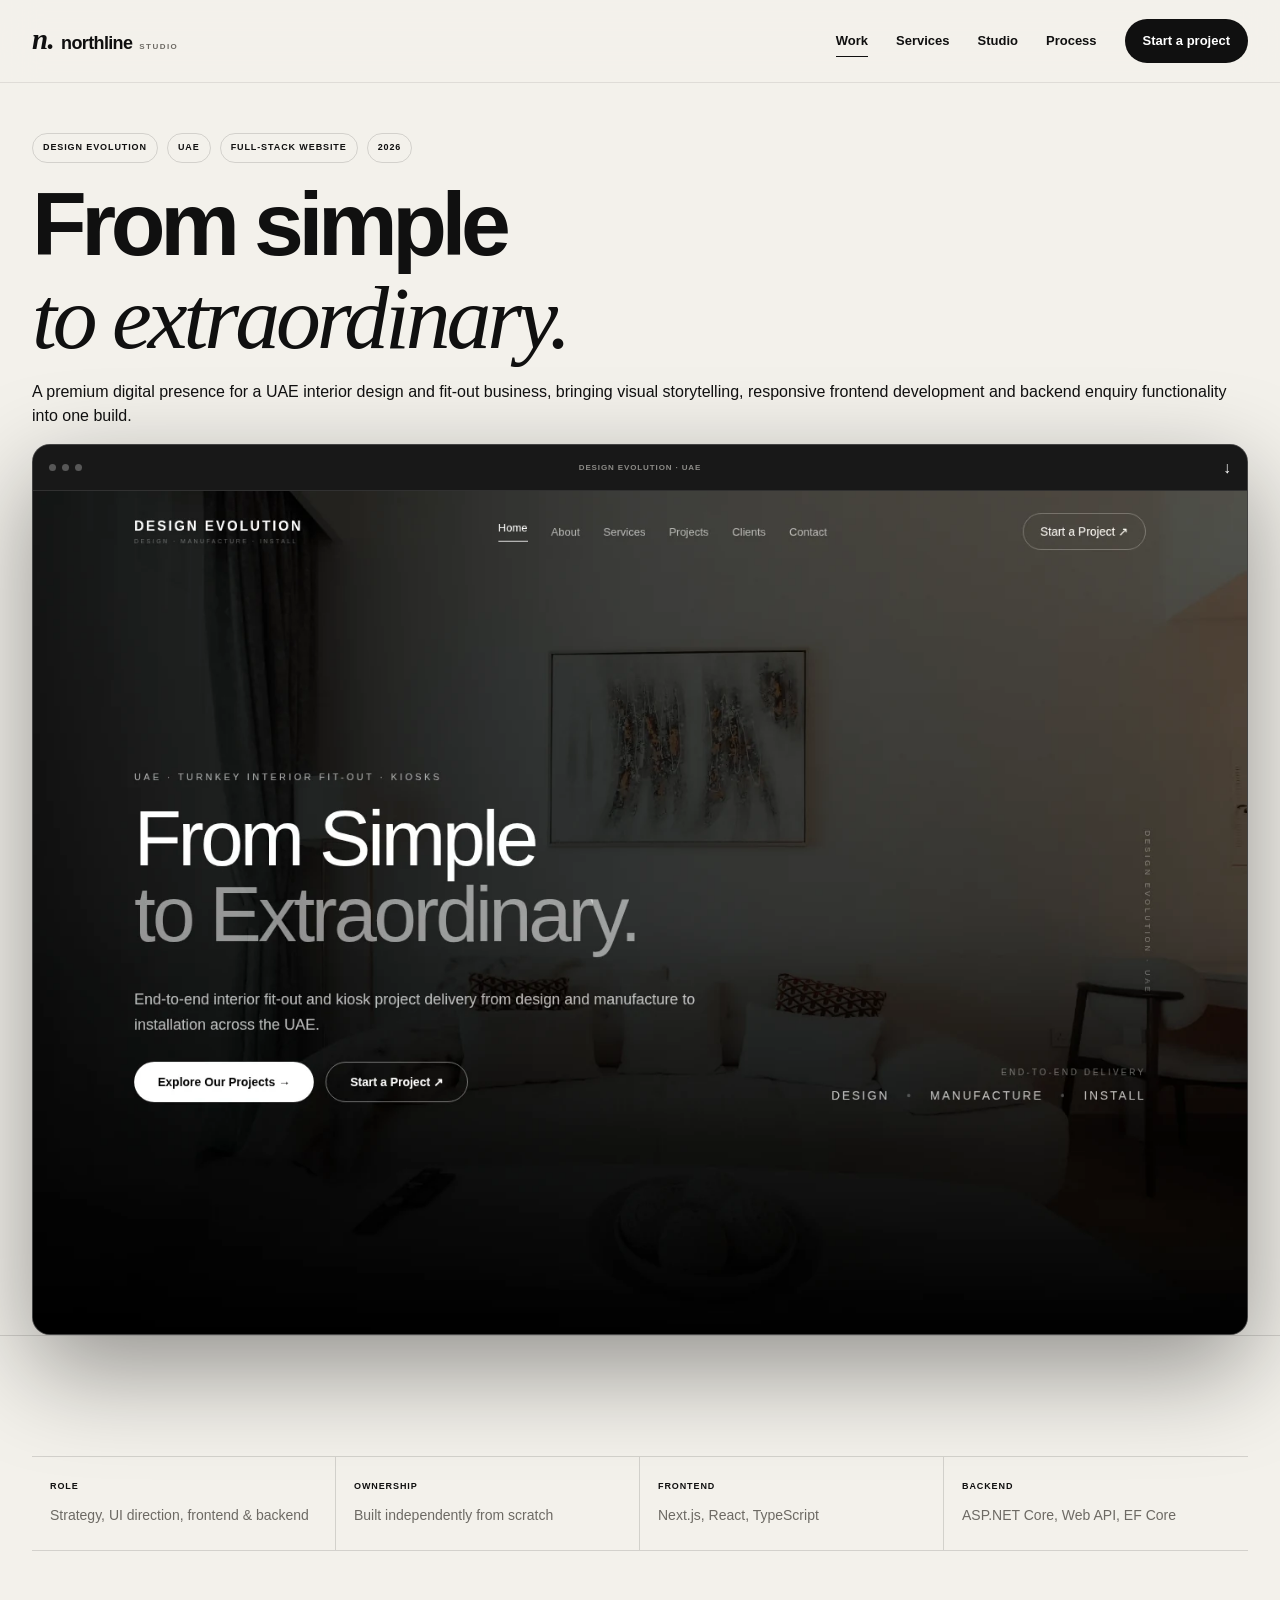
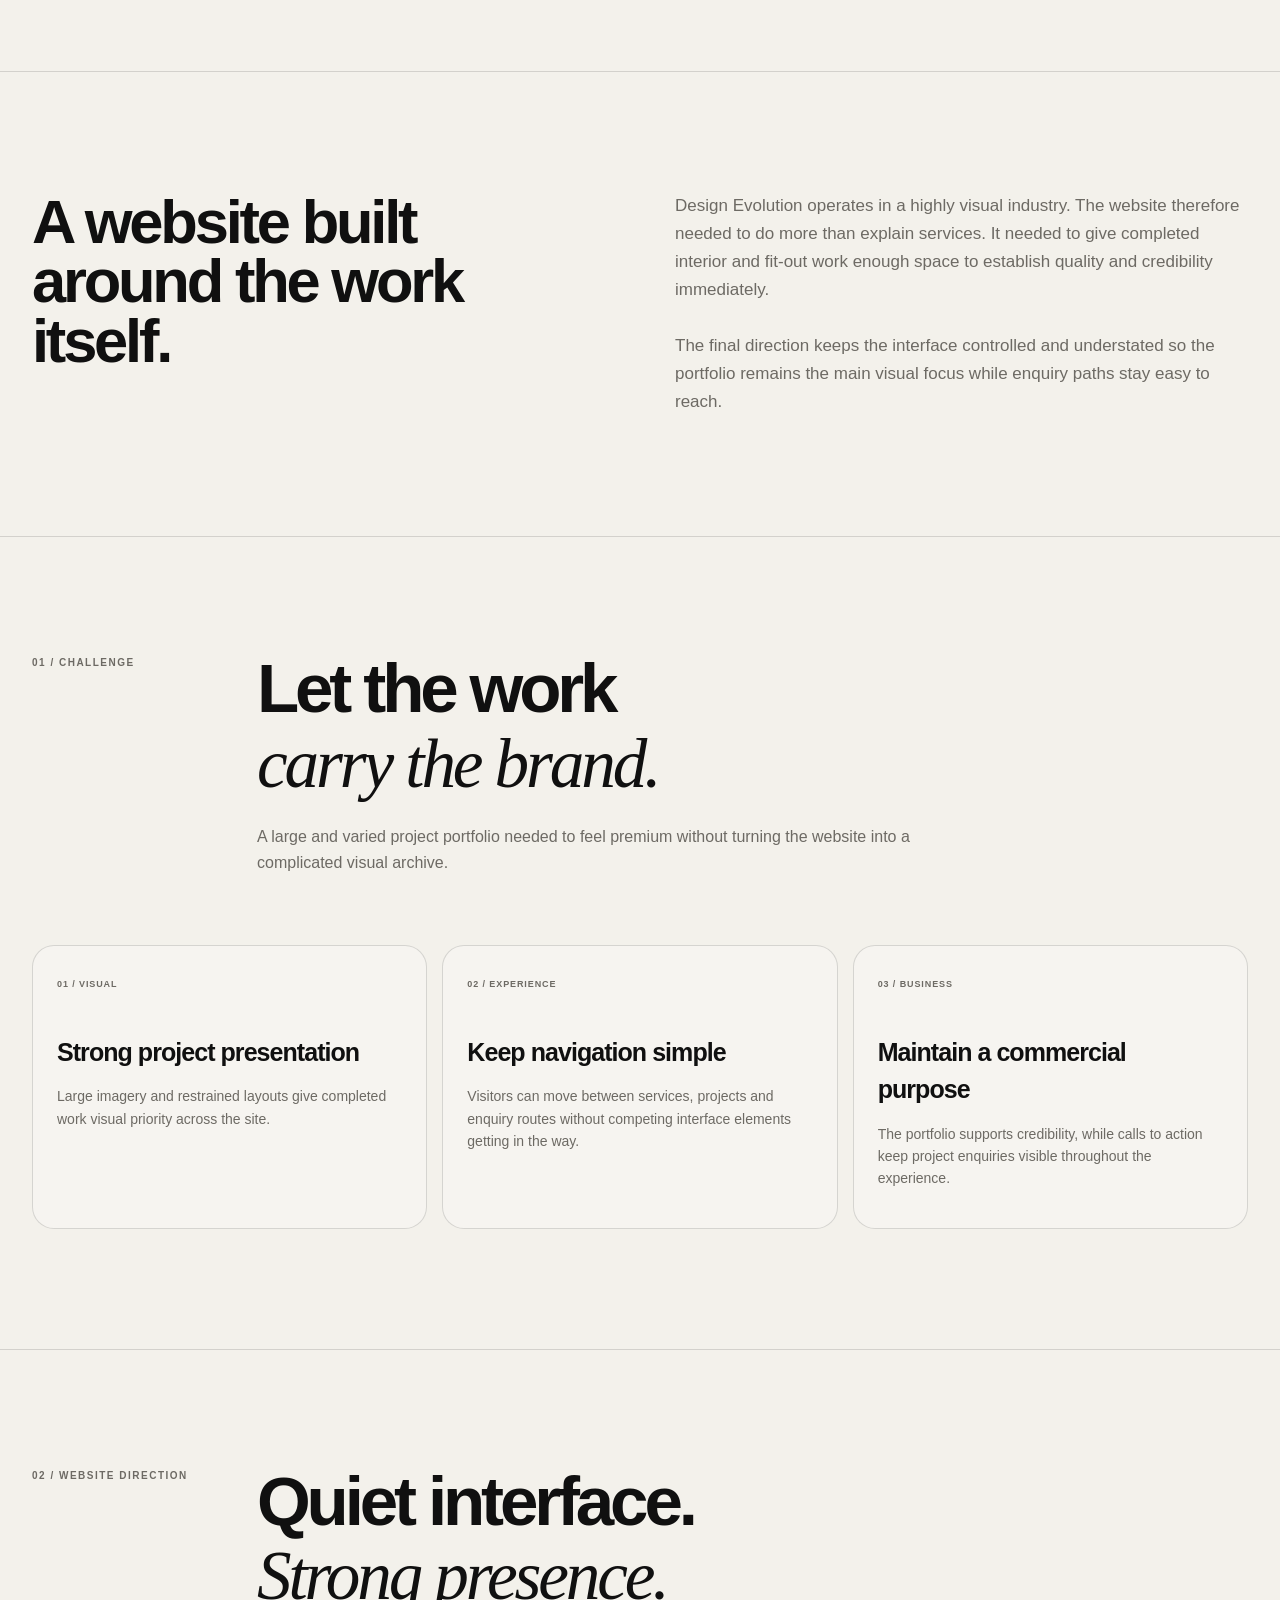
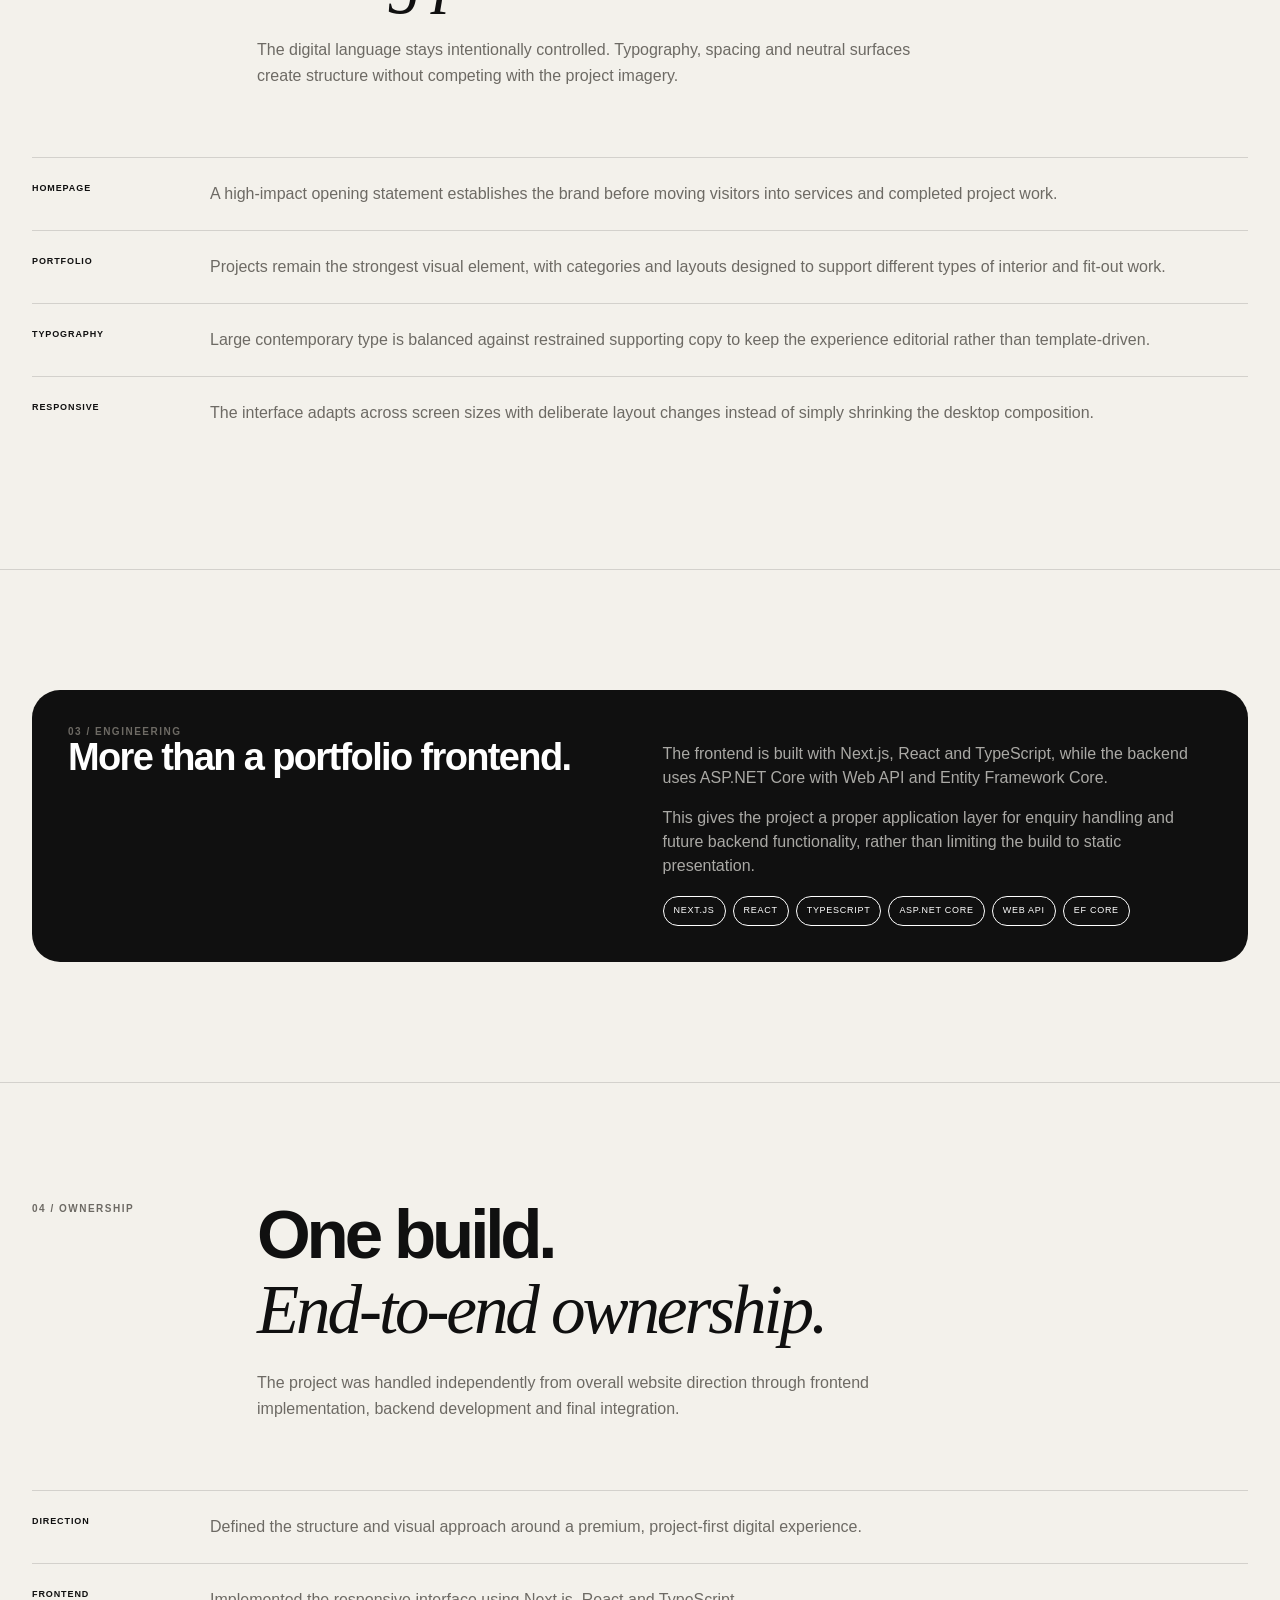
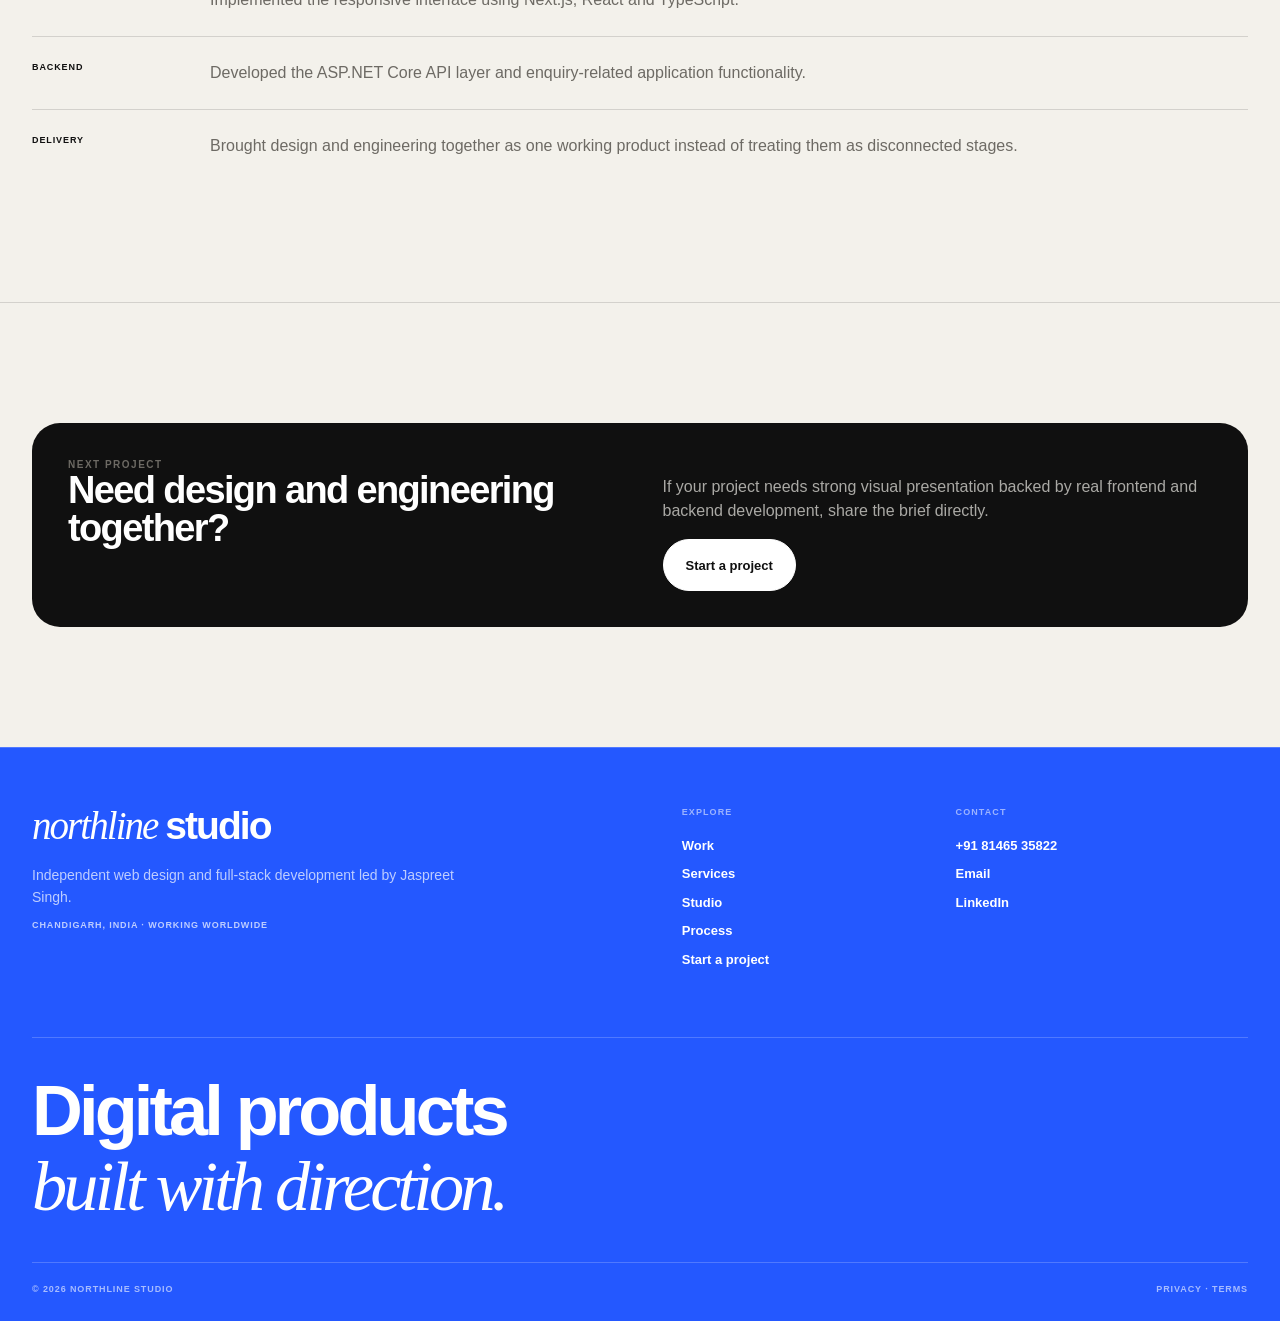
<file: work/design-evolution.html>
<!doctype html>
<html lang="en">

<head>
    <meta charset="utf-8">

    <meta
        name="viewport"
        content="width=device-width, initial-scale=1">

    <meta
        name="description"
        content="Design Evolution UAE website case study by Northline Studio. A premium full-stack website built with Next.js, React and ASP.NET Core.">

    <meta
        name="theme-color"
        content="#f3f1eb">

    <title>
        Design Evolution Case Study | Northline Studio
    </title>

    <link
        rel="stylesheet"
        href="../assets/css/styles.css">
</head>


<body>

    <!-- =====================================================
         HEADER
    ====================================================== -->

    <header class="site-header">

        <div class="wrap nav">

            <a
                class="brand"
                href="../index.html"
                aria-label="Northline Studio home">

                <span class="nmark">n.</span>
                <span class="northline">northline</span>
                <span class="studio">studio</span>

            </a>


            <button
                class="menu-btn"
                id="menuBtn"
                type="button"
                aria-controls="navLinks"
                aria-expanded="false"
                aria-label="Toggle navigation">

                Menu

            </button>


            <nav
                class="nav-links"
                id="navLinks"
                aria-label="Main navigation">

                <a
                    class="active"
                    href="../work.html">
                    Work
                </a>

                <a href="../services.html">
                    Services
                </a>

                <a href="../studio.html">
                    Studio
                </a>

                <a href="../process.html">
                    Process
                </a>

                <a
                    class="nav-cta"
                    href="../contact.html">
                    Start a project
                </a>

            </nav>

        </div>

    </header>



    <main>

        <!-- =====================================================
             HERO
        ====================================================== -->

        <section class="case-hero">

            <div class="wrap">


                <div class="case-meta reveal">

                    <span>
                        Design Evolution
                    </span>

                    <span>
                        UAE
                    </span>

                    <span>
                        Full-stack website
                    </span>

                    <span>
                        2026
                    </span>

                </div>


                <div class="reveal">

                    <h1 class="display">

                        <span class="nl-heading-line">
                            From simple
                        </span>

                        <span class="nl-heading-line nl-heading-serif">
                            to extraordinary.
                        </span>

                    </h1>


                    <p class="hero-lead">
                        A premium digital presence for a UAE interior
                        design and fit-out business, bringing visual
                        storytelling, responsive frontend development
                        and backend enquiry functionality into one build.
                    </p>

                </div>



                <!-- ACTUAL WEBSITE PREVIEW -->

                <a
                    class="premium-browser reveal"
                    href="#project-overview"
                    aria-label="Explore the Design Evolution website case study">

                    <div class="premium-browser-header">

                        <div
                            class="premium-browser-controls"
                            aria-hidden="true">

                            <i></i>
                            <i></i>
                            <i></i>

                        </div>


                        <span class="premium-browser-name">
                            Design Evolution · UAE
                        </span>


                        <span
                            class="premium-browser-arrow"
                            aria-hidden="true">
                            ↓
                        </span>

                    </div>


                    <div class="premium-browser-image">

                        <img
                            src="../assets/images/design-evolution/homepage.webp"
                            alt="Design Evolution website homepage">

                    </div>

                </a>

            </div>

        </section>



        <!-- =====================================================
             PROJECT FACTS
        ====================================================== -->

        <section class="section" id="project-overview">

            <div class="wrap">

                <div class="case-facts reveal">


                    <div class="case-fact">

                        <strong>
                            Role
                        </strong>

                        <span>
                            Strategy, UI direction, frontend & backend
                        </span>

                    </div>


                    <div class="case-fact">

                        <strong>
                            Ownership
                        </strong>

                        <span>
                            Built independently from scratch
                        </span>

                    </div>


                    <div class="case-fact">

                        <strong>
                            Frontend
                        </strong>

                        <span>
                            Next.js, React, TypeScript
                        </span>

                    </div>


                    <div class="case-fact">

                        <strong>
                            Backend
                        </strong>

                        <span>
                            ASP.NET Core, Web API, EF Core
                        </span>

                    </div>

                </div>

            </div>

        </section>



        <!-- =====================================================
             OVERVIEW
        ====================================================== -->

        <section class="section">

            <div class="wrap case-summary reveal">


                <h2>
                    A website built around
                    the work itself.
                </h2>


                <p>
                    Design Evolution operates in a highly visual industry.
                    The website therefore needed to do more than explain
                    services. It needed to give completed interior and
                    fit-out work enough space to establish quality and
                    credibility immediately.
                    <br><br>
                    The final direction keeps the interface controlled
                    and understated so the portfolio remains the main
                    visual focus while enquiry paths stay easy to reach.
                </p>

            </div>

        </section>



        <!-- =====================================================
             CHALLENGE
        ====================================================== -->

        <section class="section">

            <div class="wrap">


                <div class="section-head reveal">

                    <div class="kicker">
                        01 / Challenge
                    </div>


                    <div class="intro">

                        <h2 class="display small">

                            <span class="nl-heading-line">
                                Let the work
                            </span>

                            <span class="nl-heading-line nl-heading-serif">
                                carry the brand.
                            </span>

                        </h2>


                        <p>
                            A large and varied project portfolio needed
                            to feel premium without turning the website
                            into a complicated visual archive.
                        </p>

                    </div>

                </div>



                <div class="cap-grid">


                    <article class="cap-card reveal">

                        <span class="tag">
                            01 / Visual
                        </span>

                        <h3>
                            Strong project presentation
                        </h3>

                        <p>
                            Large imagery and restrained layouts give
                            completed work visual priority across the site.
                        </p>

                    </article>



                    <article class="cap-card reveal">

                        <span class="tag">
                            02 / Experience
                        </span>

                        <h3>
                            Keep navigation simple
                        </h3>

                        <p>
                            Visitors can move between services, projects
                            and enquiry routes without competing interface
                            elements getting in the way.
                        </p>

                    </article>



                    <article class="cap-card reveal">

                        <span class="tag">
                            03 / Business
                        </span>

                        <h3>
                            Maintain a commercial purpose
                        </h3>

                        <p>
                            The portfolio supports credibility, while
                            calls to action keep project enquiries visible
                            throughout the experience.
                        </p>

                    </article>

                </div>

            </div>

        </section>



        <!-- =====================================================
             WEBSITE DIRECTION
        ====================================================== -->

        <section class="section">

            <div class="wrap">


                <div class="section-head reveal">

                    <div class="kicker">
                        02 / Website direction
                    </div>


                    <div class="intro">

                        <h2 class="display small">

                            <span class="nl-heading-line">
                                Quiet interface.
                            </span>

                            <span class="nl-heading-line nl-heading-serif">
                                Strong presence.
                            </span>

                        </h2>


                        <p>
                            The digital language stays intentionally
                            controlled. Typography, spacing and neutral
                            surfaces create structure without competing
                            with the project imagery.
                        </p>

                    </div>

                </div>



                <div class="studio-row reveal">

                    <strong>
                        Homepage
                    </strong>

                    <p>
                        A high-impact opening statement establishes the
                        brand before moving visitors into services and
                        completed project work.
                    </p>

                </div>


                <div class="studio-row reveal">

                    <strong>
                        Portfolio
                    </strong>

                    <p>
                        Projects remain the strongest visual element,
                        with categories and layouts designed to support
                        different types of interior and fit-out work.
                    </p>

                </div>


                <div class="studio-row reveal">

                    <strong>
                        Typography
                    </strong>

                    <p>
                        Large contemporary type is balanced against
                        restrained supporting copy to keep the experience
                        editorial rather than template-driven.
                    </p>

                </div>


                <div class="studio-row reveal">

                    <strong>
                        Responsive
                    </strong>

                    <p>
                        The interface adapts across screen sizes with
                        deliberate layout changes instead of simply
                        shrinking the desktop composition.
                    </p>

                </div>

            </div>

        </section>



        <!-- =====================================================
             ENGINEERING
        ====================================================== -->

        <section class="section">

            <div class="wrap note-panel reveal">


                <div>

                    <div class="kicker">
                        03 / Engineering
                    </div>


                    <h3>
                        More than a
                        portfolio frontend.
                    </h3>

                </div>



                <div>

                    <p>
                        The frontend is built with Next.js, React and
                        TypeScript, while the backend uses ASP.NET Core
                        with Web API and Entity Framework Core.
                    </p>


                    <p>
                        This gives the project a proper application layer
                        for enquiry handling and future backend functionality,
                        rather than limiting the build to static presentation.
                    </p>


                    <div class="pill-row">

                        <span class="pill">
                            Next.js
                        </span>

                        <span class="pill">
                            React
                        </span>

                        <span class="pill">
                            TypeScript
                        </span>

                        <span class="pill">
                            ASP.NET Core
                        </span>

                        <span class="pill">
                            Web API
                        </span>

                        <span class="pill">
                            EF Core
                        </span>

                    </div>

                </div>

            </div>

        </section>



        <!-- =====================================================
             OWNERSHIP
        ====================================================== -->

        <section class="section">

            <div class="wrap">


                <div class="section-head reveal">

                    <div class="kicker">
                        04 / Ownership
                    </div>


                    <div class="intro">

                        <h2 class="display small">

                            <span class="nl-heading-line">
                                One build.
                            </span>

                            <span class="nl-heading-line nl-heading-serif">
                                End-to-end ownership.
                            </span>

                        </h2>


                        <p>
                            The project was handled independently from
                            overall website direction through frontend
                            implementation, backend development and
                            final integration.
                        </p>

                    </div>

                </div>



                <div class="studio-row reveal">

                    <strong>
                        Direction
                    </strong>

                    <p>
                        Defined the structure and visual approach around
                        a premium, project-first digital experience.
                    </p>

                </div>


                <div class="studio-row reveal">

                    <strong>
                        Frontend
                    </strong>

                    <p>
                        Implemented the responsive interface using
                        Next.js, React and TypeScript.
                    </p>

                </div>


                <div class="studio-row reveal">

                    <strong>
                        Backend
                    </strong>

                    <p>
                        Developed the ASP.NET Core API layer and
                        enquiry-related application functionality.
                    </p>

                </div>


                <div class="studio-row reveal">

                    <strong>
                        Delivery
                    </strong>

                    <p>
                        Brought design and engineering together as one
                        working product instead of treating them as
                        disconnected stages.
                    </p>

                </div>

            </div>

        </section>



        <!-- =====================================================
             NEXT PROJECT
        ====================================================== -->

        <section class="section">

            <div class="wrap note-panel reveal">


                <div>

                    <div class="kicker">
                        Next project
                    </div>


                    <h3>
                        Need design and
                        engineering together?
                    </h3>

                </div>



                <div>

                    <p>
                        If your project needs strong visual presentation
                        backed by real frontend and backend development,
                        share the brief directly.
                    </p>


                    <a
                        class="btn btn-white"
                        href="../contact.html">

                        Start a project

                    </a>

                </div>

            </div>

        </section>

    </main>



    <!-- =====================================================
         FOOTER
    ====================================================== -->

    <footer class="footer footer-v2">

        <div class="wrap">


            <div class="footer-top">


                <div class="footer-intro">

                    <div class="footer-brand">

                        <em>
                            northline
                        </em>

                        studio

                    </div>


                    <p>
                        Independent web design and full-stack
                        development led by Jaspreet Singh.
                    </p>


                    <p class="footer-location">
                        Chandigarh, India · Working worldwide
                    </p>

                </div>



                <div class="footer-nav-group">

                    <h4>
                        Explore
                    </h4>


                    <div class="links">

                        <a href="../work.html">
                            Work
                        </a>

                        <a href="../services.html">
                            Services
                        </a>

                        <a href="../studio.html">
                            Studio
                        </a>

                        <a href="../process.html">
                            Process
                        </a>

                        <a href="../contact.html">
                            Start a project
                        </a>

                    </div>

                </div>



                <div class="footer-nav-group">

                    <h4>
                        Contact
                    </h4>


                    <div class="links">

                        <a href="tel:+918146535822">
                            +91 81465 35822
                        </a>

                        <a href="mailto:jaspreetbarmota@gmail.com">
                            Email
                        </a>

                        <a
                            href="https://www.linkedin.com/in/jaspreet-singh-605665128"
                            target="_blank"
                            rel="noopener">

                            LinkedIn

                        </a>

                    </div>

                </div>

            </div>



            <div class="footer-statement">

                <span>
                    Digital products
                </span>

                <em>
                    built with direction.
                </em>

            </div>



            <div class="footer-bottom">

                <span>
                    © 2026 Northline Studio
                </span>

                <span>

                    <a href="../privacy.html">
                        Privacy
                    </a>

                    ·

                    <a href="../terms.html">
                        Terms
                    </a>

                </span>

            </div>

        </div>

    </footer>



    <script src="../assets/js/main.js"></script>

</body>

</html>
</file>
<file: assets/css/styles.css>
/* =========================================================
   NORTHLINE STUDIO
   MASTER STYLESHEET
========================================================= */

:root {
    --paper: #f3f1eb;
    --paper-soft: #ebe8e0;
    --paper-deep: #e4e1d8;

    --ink: #101010;
    --ink-soft: #292929;
    --muted: #6d6a64;

    --line: rgba(16, 16, 16, 0.14);

    --blue: #2458ff;
    --blue-deep: #173bc2;

    --white: #ffffff;

    --dark: #101010;
    --dark-soft: #171717;

    --radius-sm: 14px;
    --radius: 24px;
    --radius-lg: 34px;

    --shadow:
        0 30px 80px rgba(0, 0, 0, 0.12);

    --wrap:
        min(1320px, calc(100% - 64px));
}


/* =========================================================
   RESET / BASE
========================================================= */

* {
    box-sizing: border-box;
}

html {
    scroll-behavior: smooth;
}

body {
    margin: 0;

    background:
        var(--paper);

    color:
        var(--ink);

    font-family:
        Inter,
        Arial,
        Helvetica,
        sans-serif;

    line-height: 1.5;

    overflow-x: hidden;

    -webkit-font-smoothing:
        antialiased;

    text-rendering:
        optimizeLegibility;
}

a {
    color: inherit;
    text-decoration: none;
}

img {
    display: block;
    max-width: 100%;
}

button,
input,
textarea,
select {
    font: inherit;
}

button {
    color: inherit;
}

::selection {
    background: var(--blue);
    color: var(--white);
}

.wrap {
    width: var(--wrap);
    margin-inline: auto;
}

.section {
    padding: 120px 0;

    border-top:
        1px solid var(--line);
}

.kicker {
    font-size: 10px;
    line-height: 1.2;

    font-weight: 800;

    letter-spacing: 0.15em;
    text-transform: uppercase;

    color: var(--muted);
}

.display {
    margin: 0;

    font-size:
        clamp(58px, 7vw, 104px);

    line-height: 0.92;

    letter-spacing: -0.06em;

    font-weight: 800;
}

.display.small {
    font-size:
        clamp(46px, 5.4vw, 78px);
}

.serif {
    font-family:
        Georgia,
        "Times New Roman",
        serif;

    font-weight: 400;
    font-style: italic;

    letter-spacing: -0.045em;
}

.eyebrow {
    display: block;

    font-size: 10px;

    font-weight: 800;

    letter-spacing: 0.13em;
    text-transform: uppercase;

    color: var(--muted);
}

.muted {
    color: var(--muted);
}


/* =========================================================
   HEADER
========================================================= */

.site-header {
    position: sticky;

    top: 0;

    z-index: 1000;

    background:
        rgba(243, 241, 235, 0.92);

    backdrop-filter:
        blur(18px);

    -webkit-backdrop-filter:
        blur(18px);

    border-bottom:
        1px solid rgba(16, 16, 16, 0.09);
}

.nav {
    min-height: 82px;

    display: flex;

    align-items: center;
    justify-content: space-between;

    gap: 36px;
}

.brand {
    display: inline-flex;

    align-items: baseline;

    gap: 7px;

    font-weight: 900;

    letter-spacing: -0.04em;
}

.brand .nmark {
    font-family:
        Georgia,
        "Times New Roman",
        serif;

    font-style: italic;

    font-size: 29px;

    line-height: 1;
}

.brand .northline {
    font-size: 18px;
}

.brand .studio {
    font-size: 8px;

    letter-spacing: 0.18em;
    text-transform: uppercase;

    color: var(--muted);
}

.nav-links {
    display: flex;

    align-items: center;

    gap: 28px;

    font-size: 13px;
    font-weight: 700;
}

.nav-links a {
    position: relative;
}

.nav-links a:not(.nav-cta)::after {
    content: "";

    position: absolute;

    left: 0;
    bottom: -6px;

    width: 0;
    height: 1px;

    background:
        var(--ink);

    transition:
        width 0.2s ease;
}

.nav-links a:not(.nav-cta):hover::after,
.nav-links a.active:not(.nav-cta)::after {
    width: 100%;
}

.nav-cta {
    padding:
        12px 18px;

    background:
        var(--ink);

    color:
        var(--white);

    border-radius:
        999px;

    transition:
        transform 0.2s ease,
        background 0.2s ease;
}

.nav-cta:hover {
    transform:
        translateY(-2px);

    background:
        var(--blue);
}

.menu-btn {
    display: none;

    border: 0;

    padding: 0;

    background:
        transparent;

    font-size: 13px;

    font-weight: 800;

    cursor: pointer;
}


/* =========================================================
   GLOBAL BUTTONS / LINKS
========================================================= */

.btn {
    display: inline-flex;

    align-items: center;
    justify-content: center;

    min-height: 52px;

    padding:
        0 22px;

    border:
        1px solid var(--ink);

    border-radius:
        999px;

    font-size: 13px;

    font-weight: 800;

    transition:
        transform 0.2s ease,
        background 0.2s ease,
        border-color 0.2s ease,
        color 0.2s ease;
}

.btn:hover {
    transform:
        translateY(-2px);
}

.btn-dark {
    background:
        var(--ink);

    color:
        var(--white);
}

.btn-dark:hover {
    background:
        var(--blue);

    border-color:
        var(--blue);
}

.btn-light {
    background:
        transparent;
}

.btn-light:hover {
    background:
        var(--white);

    color:
        var(--ink);
}

.btn-blue {
    background:
        var(--blue);

    border-color:
        var(--blue);

    color:
        var(--white);
}

.btn-white {
    background:
        var(--white);

    border-color:
        var(--white);

    color:
        var(--ink);
}

.text-arrow-link {
    display: inline-flex;

    align-items: center;

    gap: 12px;

    font-size: 13px;

    font-weight: 800;

    transition:
        gap 0.2s ease;
}

.text-arrow-link:hover {
    gap: 18px;
}

.text-arrow-link span {
    font-size: 16px;
}

.text-link {
    display: inline-flex;

    align-items: center;

    margin-top: 24px;

    font-size: 11px;

    font-weight: 800;

    letter-spacing: 0.1em;
    text-transform: uppercase;
}


/* =========================================================
   HOMEPAGE HERO
========================================================= */

.nl-hero {
    padding:
        58px 0 0;
}

.nl-hero-meta {
    display: flex;

    align-items: center;
    flex-wrap: wrap;

    gap:
        12px 20px;

    padding-bottom:
        34px;

    font-size: 9px;

    line-height: 1.4;

    font-weight: 800;

    letter-spacing: 0.13em;
    text-transform: uppercase;

    color:
        var(--muted);
}

.nl-dot {
    width: 7px;
    height: 7px;

    flex:
        0 0 auto;

    border-radius: 50%;

    background:
        var(--blue);
}

.nl-hero-meta-item {
    position: relative;

    padding-left: 20px;
}

.nl-hero-meta-item::before {
    content: "";

    position: absolute;

    left: 0;
    top: 50%;

    width: 9px;
    height: 1px;

    background:
        var(--line);
}

.nl-hero-meta-item:first-of-type {
    padding-left: 0;
}

.nl-hero-meta-item:first-of-type::before {
    display: none;
}


/* -------------------------
   Hero layout
-------------------------- */

.nl-hero-main {
    display: grid;

    grid-template-columns:
        minmax(0, 1.25fr)
        minmax(310px, 0.55fr);

    gap: 82px;

    align-items: end;

    padding:
        26px 0 72px;
}


/* -------------------------
   Hero title
-------------------------- */

.nl-hero-title {
    margin: 0;

    max-width: 900px;

    font-weight: 800;
}

.nl-title-row {
    display: block;

    margin: 0;

    padding: 0;

    font-size:
        clamp(62px, 7.2vw, 108px);

    line-height: 0.95;

    letter-spacing: -0.06em;
}

.nl-title-black {
    color:
        var(--ink);
}

.nl-title-blue {
    color:
        var(--blue);

    margin-top: 2px;
}

.nl-title-serif {
    margin-top: 11px;

    font-family:
        Georgia,
        "Times New Roman",
        serif;

    font-style: italic;
    font-weight: 400;

    font-size:
        clamp(60px, 7vw, 104px);

    line-height: 1;

    letter-spacing: -0.055em;

    color:
        var(--ink);
}


/* -------------------------
   Hero copy
-------------------------- */

.nl-hero-side {
    padding-bottom: 4px;
}

.nl-hero-side > p {
    max-width: 470px;

    margin:
        0 0 17px;

    font-size: 16px;

    line-height: 1.68;

    color:
        #514e48;
}

.nl-hero-side .nl-hero-intro {
    font-size: 18px;

    line-height: 1.58;

    letter-spacing: -0.014em;

    color:
        var(--ink);
}

.nl-hero-actions {
    display: flex;

    align-items: center;
    flex-wrap: wrap;

    gap: 22px;

    margin-top: 30px;
}


/* -------------------------
   Hero stats
-------------------------- */

.nl-hero-stats {
    display: grid;

    grid-template-columns:
        repeat(4, 1fr);

    border-top:
        1px solid var(--line);

    border-bottom:
        1px solid var(--line);
}

.nl-hero-stat {
    min-height: 128px;

    padding:
        26px 24px;

    display: flex;

    flex-direction: column;

    justify-content: space-between;

    border-right:
        1px solid var(--line);
}

.nl-hero-stat:first-child {
    padding-left: 0;
}

.nl-hero-stat:last-child {
    border-right: 0;
}

.nl-hero-stat strong {
    display: block;

    font-size: 28px;

    line-height: 1;

    letter-spacing: -0.045em;
}

.nl-hero-stat span {
    display: block;

    max-width: 190px;

    font-size: 9px;

    line-height: 1.5;

    font-weight: 800;

    letter-spacing: 0.1em;
    text-transform: uppercase;

    color:
        var(--muted);
}


/* =========================================================
   SHARED HOMEPAGE HEADINGS
========================================================= */

.nl-section-heading {
    display: grid;

    grid-template-columns:
        165px minmax(0, 1fr);

    gap: 58px;

    align-items: start;

    margin-bottom: 66px;
}

.nl-section-heading-copy {
    max-width: 950px;
}

.nl-section-title,
.nl-engineering-title,
.nl-founder-title,
.contact-title {
    margin: 0;

    font-weight: 800;

    letter-spacing: -0.055em;
}

.nl-section-title {
    font-size:
        clamp(48px, 5.3vw, 76px);

    line-height: 0.96;
}

.nl-heading-line {
    display: block;

    margin: 0;

    padding: 0;
}

.nl-heading-serif {
    margin-top: 7px;

    font-family:
        Georgia,
        "Times New Roman",
        serif;

    font-style: italic;
    font-weight: 400;

    line-height: 1.03;

    letter-spacing: -0.045em;
}

.nl-heading-blue {
    color:
        var(--blue);
}

.nl-section-heading p {
    max-width: 670px;

    margin:
        24px 0 0;

    font-size: 16px;

    line-height: 1.65;

    color:
        var(--muted);
}


/* =========================================================
   SELECTED WORK
========================================================= */

.nl-work {
    margin-top: 118px;

    padding:
        118px 0 112px;

    background:
        var(--dark);

    color:
        #f7f6f2;
}

.nl-work .kicker,
.nl-work .nl-section-heading p {
    color:
        #969591;
}

.nl-work .nl-heading-serif {
    color:
        #f7f6f2;
}


/* -------------------------
   Project
-------------------------- */

.premium-project {
    padding:
        48px 0 122px;

    border-top:
        1px solid rgba(255, 255, 255, 0.17);
}

.premium-project + .premium-project {
    padding-top: 58px;
}

.premium-project-top {
    display: block;

    margin-bottom: 27px;
}

.premium-project-index {
    width: 100%;

    display: flex;

    align-items: center;
    justify-content: space-between;

    gap: 20px;

    margin-bottom: 18px;
}

.premium-project-index > span {
    width: 37px;
    height: 37px;

    display: grid;

    place-items: center;

    flex: 0 0 auto;

    border:
        1px solid rgba(255, 255, 255, 0.24);

    border-radius:
        50%;

    font-size: 9px;

    font-weight: 800;
}

.premium-project-index p {
    margin: 0;

    font-size: 9px;

    font-weight: 800;

    letter-spacing: 0.11em;
    text-transform: uppercase;

    color:
        #92918d;
}

.premium-project-title {
    max-width: 760px;
}

.premium-project-title h3 {
    margin: 0;

    font-size:
        clamp(38px, 4vw, 58px);

    line-height: 1;

    letter-spacing: -0.052em;
}

.premium-project-title p {
    max-width: 540px;

    margin:
        10px 0 0;

    font-size: 15px;

    line-height: 1.55;

    color:
        #9d9c98;
}


/* -------------------------
   Browser preview
-------------------------- */

.premium-browser {
    display: block;

    width: 100%;

    overflow: hidden;

    border:
        1px solid rgba(255, 255, 255, 0.18);

    border-radius:
        18px;

    background:
        #191919;

    box-shadow:
        0 34px 100px rgba(0, 0, 0, 0.4);

    transition:
        transform 0.35s ease,
        box-shadow 0.35s ease;
}

.premium-browser:hover {
    transform:
        translateY(-5px);

    box-shadow:
        0 45px 120px rgba(0, 0, 0, 0.48);
}

.premium-browser-header {
    height: 46px;

    padding:
        0 16px;

    display: grid;

    grid-template-columns:
        1fr auto 1fr;

    align-items: center;

    border-bottom:
        1px solid rgba(255, 255, 255, 0.11);

    background:
        #181818;

    color:
        #8c8b87;
}

.premium-browser-controls {
    display: flex;

    gap: 6px;
}

.premium-browser-controls i {
    width: 7px;
    height: 7px;

    border-radius: 50%;

    background:
        rgba(255, 255, 255, 0.27);
}

.premium-browser-name {
    font-size: 8px;

    font-weight: 800;

    letter-spacing: 0.11em;
    text-transform: uppercase;
}

.premium-browser-arrow {
    justify-self: end;

    font-size: 16px;

    color:
        var(--white);
}

.premium-browser-image {
    width: 100%;

    overflow: hidden;

    background:
        #111;
}

.premium-browser-image img {
    width: 100%;
    height: auto;

    object-fit: contain;

    transition:
        transform 0.55s ease;
}

.premium-browser:hover .premium-browser-image img {
    transform:
        scale(1.006);
}


/* -------------------------
   Project details
-------------------------- */

.premium-project-details {
    display: grid;

    grid-template-columns:
        minmax(0, 1.25fr)
        minmax(220px, 0.72fr)
        auto;

    gap: 46px;

    align-items: start;

    padding-top: 30px;
}

.detail-label,
.premium-project-meta span {
    display: block;

    margin-bottom: 10px;

    font-size: 9px;

    font-weight: 800;

    letter-spacing: 0.11em;
    text-transform: uppercase;

    color:
        #74736f;
}

.premium-project-summary p {
    max-width: 580px;

    margin: 0;

    font-size: 15px;

    line-height: 1.65;

    color:
        #aaa9a5;
}

.premium-project-meta {
    display: grid;

    gap: 16px;
}

.premium-project-meta strong {
    display: block;

    max-width: 310px;

    font-size: 13px;

    line-height: 1.55;

    color:
        #d1d0cc;
}

.premium-project-stack {
    grid-column:
        1 / 3;

    display: flex;

    flex-wrap: wrap;

    gap: 7px;

    margin-top: -3px;
}

.premium-project-stack span {
    padding:
        7px 10px;

    border:
        1px solid rgba(255, 255, 255, 0.18);

    border-radius:
        999px;

    font-size: 8px;

    font-weight: 800;

    letter-spacing: 0.08em;
    text-transform: uppercase;

    color:
        #bbb9b5;
}

.premium-case-link {
    grid-column: 3;
    grid-row: 1;

    display: inline-flex;

    align-items: center;

    gap: 11px;

    align-self: start;

    white-space: nowrap;

    font-size: 10px;

    font-weight: 800;

    letter-spacing: 0.1em;
    text-transform: uppercase;

    color:
        var(--white);

    transition:
        gap 0.2s ease;
}

.premium-case-link:hover {
    gap: 17px;
}

.premium-case-link span {
    font-size: 15px;
}


/* -------------------------
   Work footer
-------------------------- */

.premium-work-footer {
    display: flex;

    align-items: center;
    justify-content: space-between;

    gap: 48px;

    padding-top: 38px;

    border-top:
        1px solid rgba(255, 255, 255, 0.18);
}

.premium-work-footer > div {
    max-width: 590px;
}

.premium-work-footer span {
    display: block;

    margin-bottom: 8px;

    font-size: 9px;

    font-weight: 800;

    letter-spacing: 0.11em;
    text-transform: uppercase;

    color:
        #d2d1cd;
}

.premium-work-footer p {
    margin: 0;

    font-size: 14px;

    line-height: 1.6;

    color:
        #8f8e8a;
}

.nl-work .btn-light,
.premium-work-footer .btn-light {
    border-color:
        rgba(255, 255, 255, 0.55);

    color:
        var(--white);
}

.nl-work .btn-light:hover,
.premium-work-footer .btn-light:hover {
    color:
        var(--ink);
}


/* =========================================================
   CAPABILITIES
========================================================= */

.nl-services {
    padding:
        120px 0;

    background:
        var(--paper);
}

.nl-services-list {
    border-top:
        1px solid var(--line);
}

.nl-services-list article {
    display: grid;

    grid-template-columns:
        70px minmax(0, 1fr)
        minmax(220px, 0.55fr);

    gap: 28px;

    align-items: start;

    padding:
        36px 0;

    border-bottom:
        1px solid var(--line);
}

.nl-service-number {
    padding-top: 5px;

    font-size: 9px;

    font-weight: 800;

    color:
        var(--muted);
}

.nl-services-list h3 {
    margin: 0;

    font-size:
        clamp(29px, 3.5vw, 48px);

    line-height: 1;

    letter-spacing: -0.043em;
}

.nl-services-list p {
    max-width: 610px;

    margin:
        14px 0 0;

    font-size: 15px;

    line-height: 1.65;

    color:
        var(--muted);
}

.nl-services-list article > strong {
    padding-top: 7px;

    font-size: 9px;

    line-height: 1.6;

    letter-spacing: 0.1em;
    text-transform: uppercase;

    color:
        var(--muted);
}

.nl-service-primary {
    margin-inline:
        -26px;

    padding-inline:
        26px !important;

    background:
        var(--blue);

    color:
        var(--white);

    border-bottom: 0 !important;
}

.nl-service-primary .nl-service-number,
.nl-service-primary > strong,
.nl-service-primary p {
    color:
        rgba(255, 255, 255, 0.72);
}

.nl-service-primary small {
    display: inline-flex;

    margin-bottom: 15px;

    padding:
        7px 10px;

    border:
        1px solid rgba(255, 255, 255, 0.44);

    border-radius:
        999px;

    font-size: 8px;

    font-weight: 800;

    letter-spacing: 0.11em;
    text-transform: uppercase;
}


/* =========================================================
   WHY NORTHLINE
========================================================= */

.nl-why {
    padding:
        76px 0 84px;

    border-top:
        1px solid var(--line);

    background:
        #ece9e1;
}

.nl-why-head {
    display: flex;

    align-items: end;
    justify-content: space-between;

    gap: 40px;

    padding-bottom: 28px;

    border-bottom:
        1px solid var(--line);
}

.nl-why-head p {
    margin: 0;

    font-size: 17px;

    letter-spacing: -0.015em;

    color:
        var(--ink);
}

.nl-why-grid {
    display: grid;

    grid-template-columns:
        repeat(3, 1fr);
}

.nl-why-grid article {
    min-height: 260px;

    padding:
        30px 28px 30px 0;

    border-right:
        1px solid var(--line);
}

.nl-why-grid article:not(:first-child) {
    padding-left: 28px;
}

.nl-why-grid article:last-child {
    border-right: 0;
}

.nl-why-grid article > span {
    display: block;

    margin-bottom: 45px;

    font-size: 9px;

    font-weight: 800;

    letter-spacing: 0.12em;

    color:
        var(--blue);
}

.nl-why-grid h3 {
    max-width: 340px;

    margin: 0;

    font-size: 32px;

    line-height: 1.02;

    letter-spacing: -0.043em;
}

.nl-why-grid h3 > span {
    display: block;
}

.nl-why-grid h3 em {
    display: block;

    margin-top: 4px;

    font-family:
        Georgia,
        "Times New Roman",
        serif;

    font-weight: 400;
    font-style: italic;

    line-height: 1.06;

    letter-spacing: -0.038em;
}

.nl-why-grid p {
    max-width: 350px;

    margin:
        17px 0 0;

    font-size: 14px;

    line-height: 1.65;

    color:
        var(--muted);
}


/* =========================================================
   ENGINEERING
========================================================= */

.nl-engineering {
    padding:
        120px 0;

    border-top:
        1px solid var(--line);

    background:
        var(--paper-soft);
}

.nl-engineering-grid {
    display: grid;

    grid-template-columns:
        minmax(0, 0.85fr)
        minmax(0, 1.15fr);

    gap: 105px;
}

.nl-engineering-title {
    max-width: 650px;

    margin-top: 27px;

    font-size:
        clamp(46px, 5vw, 70px);

    line-height: 0.98;
}

.nl-engineering-title .nl-heading-serif {
    margin-top: 9px;
}

.nl-engineering-copy {
    padding-top: 40px;
}

.nl-big-copy {
    max-width: 690px;

    margin:
        0 0 24px;

    font-size: 22px;

    line-height: 1.48;

    letter-spacing: -0.02em;

    color:
        var(--ink);
}

.nl-engineering-copy > p:not(.nl-big-copy) {
    max-width: 650px;

    margin: 0;

    font-size: 15px;

    line-height: 1.7;

    color:
        var(--muted);
}

.nl-tech-grid {
    display: grid;

    grid-template-columns:
        1fr 1fr;

    margin-top: 50px;

    border-top:
        1px solid var(--line);
}

.nl-tech-grid > div {
    min-height: 130px;

    padding:
        22px 20px 20px 0;

    border-bottom:
        1px solid var(--line);
}

.nl-tech-grid > div:nth-child(odd) {
    border-right:
        1px solid var(--line);
}

.nl-tech-grid > div:nth-child(even) {
    padding-left: 22px;
}

.nl-tech-grid span {
    display: block;

    margin-bottom: 21px;

    font-size: 8px;

    font-weight: 800;

    letter-spacing: 0.11em;
    text-transform: uppercase;

    color:
        var(--muted);
}

.nl-tech-grid strong {
    display: block;

    max-width: 330px;

    font-size: 15px;

    line-height: 1.5;

    letter-spacing: -0.016em;
}


/* =========================================================
   FOUNDER / STUDIO
========================================================= */

.nl-founder {
    padding:
        120px 0;

    border-top:
        1px solid var(--line);
}

.nl-founder-grid {
    display: grid;

    grid-template-columns:
        minmax(330px, 0.72fr)
        minmax(0, 1.28fr);

    gap: 95px;

    align-items: start;
}

.nl-founder-card {
    position: sticky;

    top: 110px;

    min-height: 590px;

    padding: 32px;

    display: flex;

    flex-direction: column;

    justify-content: space-between;

    overflow: hidden;

    border-radius: 28px;

    background:
        var(--blue);

    color:
        var(--white);
}

.nl-founder-card::before,
.nl-founder-card::after {
    content: "";

    position: absolute;

    border:
        1px solid rgba(255, 255, 255, 0.22);

    border-radius:
        50%;
}

.nl-founder-card::before {
    width: 430px;
    height: 430px;

    top: -145px;
    right: -155px;
}

.nl-founder-card::after {
    width: 290px;
    height: 290px;

    bottom: 60px;
    right: -105px;
}

.nl-founder-monogram {
    position: relative;

    z-index: 2;

    margin:
        auto 0;

    font-size:
        clamp(110px, 14vw, 190px);

    line-height: 0.8;

    font-weight: 900;

    letter-spacing: -0.11em;
}

.nl-founder-card > div {
    position: relative;

    z-index: 2;

    padding-top: 20px;

    border-top:
        1px solid rgba(255, 255, 255, 0.3);
}

.nl-founder-card strong {
    display: block;

    font-size: 16px;
}

.nl-founder-card small {
    display: block;

    margin-top: 5px;

    font-size: 8px;

    font-weight: 800;

    letter-spacing: 0.11em;
    text-transform: uppercase;

    color:
        rgba(255, 255, 255, 0.66);
}

.nl-founder-copy {
    padding-top: 9px;
}

.nl-founder-title {
    margin-top: 26px;

    font-size:
        clamp(46px, 5vw, 70px);

    line-height: 0.98;
}

.nl-founder-copy > p {
    max-width: 700px;

    font-size: 15px;

    line-height: 1.7;

    color:
        var(--muted);
}

.nl-founder-copy .nl-big-copy {
    margin-top: 34px;
}

.nl-founder-facts {
    display: grid;

    grid-template-columns:
        1fr 1fr;

    margin:
        44px 0 36px;

    border-top:
        1px solid var(--line);
}

.nl-founder-facts > div {
    min-height: 108px;

    padding:
        20px 17px 18px 0;

    border-bottom:
        1px solid var(--line);
}

.nl-founder-facts > div:nth-child(odd) {
    border-right:
        1px solid var(--line);
}

.nl-founder-facts > div:nth-child(even) {
    padding-left: 20px;
}

.nl-founder-facts span {
    display: block;

    margin-bottom: 18px;

    font-size: 8px;

    font-weight: 800;

    letter-spacing: 0.11em;
    text-transform: uppercase;

    color:
        var(--muted);
}

.nl-founder-facts strong {
    font-size: 20px;

    letter-spacing: -0.03em;
}


/* =========================================================
   PROCESS
========================================================= */

.nl-process {
    padding:
        120px 0;

    border-top:
        1px solid var(--line);
}

.nl-process-grid {
    display: grid;

    grid-template-columns:
        repeat(4, 1fr);

    border-top:
        1px solid var(--line);
}

.nl-process-grid article {
    min-height: 275px;

    padding:
        26px 24px 28px 0;

    border-right:
        1px solid var(--line);
}

.nl-process-grid article:not(:first-child) {
    padding-left: 24px;
}

.nl-process-grid article:last-child {
    border-right: 0;
}

.nl-process-grid article > span {
    font-size: 9px;

    font-weight: 800;

    letter-spacing: 0.12em;

    color:
        var(--blue);
}

.nl-process-grid h3 {
    margin:
        78px 0 13px;

    font-size: 26px;

    line-height: 1;

    letter-spacing: -0.038em;
}

.nl-process-grid p {
    max-width: 260px;

    margin: 0;

    font-size: 14px;

    line-height: 1.6;

    color:
        var(--muted);
}


/* =========================================================
   CONTACT
========================================================= */

.contact-v2 {
    padding:
        110px 0 62px;

    background:
        var(--blue);

    color:
        var(--white);
}

.contact-v2 > .wrap {
    display: grid;

    grid-template-columns:
        minmax(0, 0.9fr)
        minmax(420px, 0.75fr);

    gap: 90px;

    align-items: start;
}

.contact-v2 .kicker {
    color:
        rgba(255, 255, 255, 0.68);
}

.contact-title {
    margin-top: 24px;

    max-width: 720px;

    font-size:
        clamp(46px, 5.2vw, 74px);

    line-height: 0.98;
}

.contact-title .nl-heading-serif {
    color:
        var(--white);
}

.contact-heading > p {
    max-width: 600px;

    margin:
        27px 0 0;

    font-size: 17px;

    line-height: 1.62;

    color:
        rgba(255, 255, 255, 0.77);
}

.contact-direct {
    margin-top: 50px;

    border-top:
        1px solid rgba(255, 255, 255, 0.24);
}

.contact-direct > div {
    display: grid;

    grid-template-columns:
        105px 1fr;

    gap: 18px;

    padding:
        16px 0;

    border-bottom:
        1px solid rgba(255, 255, 255, 0.24);
}

.contact-direct span {
    font-size: 8px;

    font-weight: 800;

    letter-spacing: 0.12em;
    text-transform: uppercase;

    color:
        rgba(255, 255, 255, 0.6);
}

.contact-direct a {
    font-size: 14px;

    font-weight: 700;
}


/* =========================================================
   FORM
========================================================= */

.form {
    width: 100%;

    padding: 30px;

    background:
        var(--white);

    color:
        var(--ink);

    border-radius: 28px;

    box-shadow:
        0 32px 85px rgba(0, 0, 0, 0.18);
}

.form-heading {
    margin-bottom: 25px;

    padding-bottom: 22px;

    border-bottom:
        1px solid var(--line);
}

.form-heading > span {
    display: block;

    font-size: 19px;

    font-weight: 800;

    letter-spacing: -0.028em;
}

.form-heading p {
    margin:
        6px 0 0;

    font-size: 13px;

    color:
        var(--muted);
}

.field-row {
    display: grid;

    grid-template-columns:
        1fr 1fr;

    gap: 13px;
}

.form label {
    display: grid;

    gap: 7px;

    margin-bottom: 14px;

    font-size: 9px;

    font-weight: 800;

    letter-spacing: 0.1em;
    text-transform: uppercase;
}

.form input,
.form textarea,
.form select {
    width: 100%;

    min-height: 47px;

    padding:
        12px 13px;

    border:
        1px solid rgba(16, 16, 16, 0.18);

    border-radius: 11px;

    background:
        #f8f8f7;

    color:
        var(--ink);

    outline: none;

    font-size: 14px;

    font-weight: 500;

    letter-spacing: 0;

    text-transform: none;

    transition:
        border-color 0.2s ease,
        box-shadow 0.2s ease,
        background 0.2s ease;
}

.form input:focus,
.form textarea:focus,
.form select:focus {
    border-color:
        var(--blue);

    background:
        var(--white);

    box-shadow:
        0 0 0 3px rgba(36, 88, 255, 0.1);
}

.form textarea {
    min-height: 135px;

    resize: vertical;
}

.form .submit {
    width: 100%;

    min-height: 52px;

    margin-top: 3px;

    border: 0;

    border-radius:
        999px;

    background:
        var(--ink);

    color:
        var(--white);

    font-size: 13px;

    font-weight: 800;

    cursor: pointer;

    transition:
        transform 0.2s ease,
        background 0.2s ease;
}

.form .submit:hover {
    transform:
        translateY(-2px);

    background:
        var(--blue);
}

.form .submit:disabled {
    opacity: 0.65;

    cursor: wait;

    transform: none;
}

.form-note {
    margin:
        12px 0 0;

    text-align: center;

    font-size: 10px;

    line-height: 1.5;

    color:
        #777;
}

.form-status {
    display: none;

    margin-top: 12px;

    padding:
        10px 12px;

    border-radius: 10px;

    font-size: 12px;

    line-height: 1.5;
}

.form-status.show {
    display: block;
}

.form-status.ok {
    background:
        #ecf8ef;

    color:
        #1d5a2c;
}

.form-status.err {
    background:
        #fff1f0;

    color:
        #8c2f29;
}


/* =========================================================
   FOOTER
========================================================= */

.footer-v2 {
    padding:
        58px 0 25px;

    background:
        var(--blue);

    color:
        var(--white);

    border-top:
        1px solid rgba(255, 255, 255, 0.2);
}

.footer-top {
    display: grid;

    grid-template-columns:
        1.4fr 0.5fr 0.7fr;

    gap: 65px;

    padding-bottom: 68px;
}

.footer-brand {
    font-size: 39px;

    line-height: 1;

    font-weight: 900;

    letter-spacing: -0.05em;
}

.footer-brand em {
    font-family:
        Georgia,
        "Times New Roman",
        serif;

    font-weight: 400;
}

.footer-intro p {
    max-width: 430px;

    margin:
        20px 0 0;

    font-size: 14px;

    line-height: 1.55;

    color:
        rgba(255, 255, 255, 0.7);
}

.footer-intro .footer-location {
    margin-top: 10px;

    font-size: 9px;

    font-weight: 800;

    letter-spacing: 0.1em;
    text-transform: uppercase;
}

.footer-nav-group h4 {
    margin:
        0 0 16px;

    font-size: 9px;

    font-weight: 800;

    letter-spacing: 0.12em;
    text-transform: uppercase;

    color:
        rgba(255, 255, 255, 0.55);
}

.footer-nav-group .links {
    display: flex;

    flex-direction: column;

    gap: 9px;

    font-size: 13px;

    font-weight: 600;
}

.footer-statement {
    display: flex;

    flex-direction: column;

    padding:
        39px 0;

    border-top:
        1px solid rgba(255, 255, 255, 0.2);

    font-size:
        clamp(42px, 5.5vw, 80px);

    line-height: 0.96;

    letter-spacing: -0.055em;

    font-weight: 800;
}

.footer-statement em {
    margin-top: 5px;

    font-family:
        Georgia,
        "Times New Roman",
        serif;

    font-style: italic;
    font-weight: 400;

    line-height: 1.03;
}

.footer-bottom {
    display: flex;

    align-items: center;
    justify-content: space-between;

    gap: 20px;

    padding-top: 20px;

    border-top:
        1px solid rgba(255, 255, 255, 0.2);

    font-size: 9px;

    font-weight: 800;

    letter-spacing: 0.1em;
    text-transform: uppercase;

    color:
        rgba(255, 255, 255, 0.6);
}


/* =========================================================
   REVEAL ANIMATION
========================================================= */

.reveal {
    opacity: 0;

    transform:
        translateY(18px);

    transition:
        opacity 0.65s ease,
        transform 0.65s ease;
}

.reveal.visible {
    opacity: 1;

    transform: none;
}


/* =========================================================
   SHARED INNER PAGE STYLES
========================================================= */

.page-hero {
    padding:
        92px 0 76px;
}

.page-hero-grid {
    display: grid;

    grid-template-columns:
        175px 1fr;

    gap: 48px;
}

.page-hero p {
    max-width: 740px;

    margin:
        28px 0 0;

    font-size: 18px;

    line-height: 1.65;

    color:
        var(--muted);
}

.page-hero .eyebrow {
    font-size: 10px;
}


/* -------------------------
   Legacy section heading
-------------------------- */

.section-head {
    display: grid;

    grid-template-columns:
        170px minmax(0, 1fr);

    gap: 55px;

    align-items: start;

    margin-bottom: 68px;
}

.section-head .intro {
    max-width: 920px;
}

.intro-wide {
    max-width: 1000px !important;
}

.section-head p,
.intro-wide p {
    max-width: 690px;

    margin:
        25px 0 0;

    font-size: 16px;

    line-height: 1.65;

    color:
        var(--muted);
}


/* -------------------------
   Inner page service grid
-------------------------- */

.services {
    display: grid;

    grid-template-columns:
        repeat(4, 1fr);

    border-top:
        1px solid var(--line);
}

.service {
    min-height: 330px;

    padding:
        26px 22px 30px 0;

    display: flex;

    flex-direction: column;

    justify-content: space-between;

    border-right:
        1px solid var(--line);
}

.service:not(:first-child) {
    padding-left: 22px;
}

.service:last-child {
    border-right: 0;
}

.service-num {
    font-size: 9px;

    font-weight: 800;

    letter-spacing: 0.11em;

    color:
        var(--muted);
}

.service h3 {
    margin:
        64px 0 13px;

    font-size: 25px;

    line-height: 1.04;

    letter-spacing: -0.035em;
}

.service p {
    margin: 0;

    font-size: 14px;

    line-height: 1.6;

    color:
        var(--muted);
}

.service-tags {
    margin-top: 25px;

    font-size: 9px;

    font-weight: 800;

    letter-spacing: 0.1em;
    text-transform: uppercase;
}


/* -------------------------
   Alternate service rows
-------------------------- */

.services-section {
    background:
        var(--paper);
}

.service-list {
    border-top:
        1px solid var(--line);
}

.service-row {
    display: grid;

    grid-template-columns:
        82px minmax(0, 1fr) minmax(200px, 320px);

    gap: 28px;

    align-items: start;

    padding:
        35px 0;

    border-bottom:
        1px solid var(--line);
}

.service-row-num {
    padding-top: 5px;

    font-size: 9px;

    font-weight: 800;

    letter-spacing: 0.11em;

    color:
        var(--muted);
}

.service-row-main {
    max-width: 650px;
}

.service-row-main h3 {
    margin: 0;

    font-size:
        clamp(30px, 3.3vw, 46px);

    line-height: 1;

    letter-spacing: -0.043em;
}

.service-row-main p {
    max-width: 620px;

    margin:
        15px 0 0;

    font-size: 15px;

    line-height: 1.65;

    color:
        var(--muted);
}

.service-row-meta {
    padding-top: 7px;

    font-size: 9px;

    line-height: 1.55;

    font-weight: 800;

    letter-spacing: 0.09em;
    text-transform: uppercase;

    color:
        var(--muted);
}

.service-row-featured {
    margin-inline:
        -22px;

    padding-inline:
        22px;

    background:
        var(--blue);

    color:
        var(--white);

    border-bottom: 0;
}

.service-row-featured .service-row-num,
.service-row-featured .service-row-main p,
.service-row-featured .service-row-meta {
    color:
        rgba(255, 255, 255, 0.72);
}

.service-label {
    display: inline-flex;

    margin-bottom: 15px;

    padding:
        7px 10px;

    border:
        1px solid rgba(255, 255, 255, 0.45);

    border-radius:
        999px;

    font-size: 8px;

    font-weight: 800;

    letter-spacing: 0.1em;
    text-transform: uppercase;
}

.services-footer {
    display: flex;

    justify-content: flex-end;

    padding-top: 32px;
}


/* -------------------------
   Work pages
-------------------------- */

.work-section,
.work-section-v2 {
    background:
        var(--dark);

    color:
        #f7f6f2;
}

.work-section .kicker,
.work-section-v2 .kicker {
    color:
        #92918d;
}

.work-grid {
    display: grid;

    gap: 46px;
}

.project {
    display: grid;

    grid-template-columns:
        1.25fr 0.75fr;

    padding-top: 25px;

    border-top:
        1px solid var(--line);
}

.work-section .project {
    border-top-color:
        rgba(255, 255, 255, 0.16);
}

.project-visual {
    position: relative;

    min-height: 560px;

    overflow: hidden;

    border-radius: 26px;

    background:
        #222;
}

.project-visual img {
    position: absolute;

    inset: 0;

    width: 100%;
    height: 100%;

    object-fit: cover;

    transition:
        transform 0.65s ease;
}

.project:hover .project-visual img {
    transform:
        scale(1.025);
}

.project-chip {
    position: absolute;

    top: 17px;
    left: 17px;

    z-index: 2;

    padding:
        8px 11px;

    border-radius:
        999px;

    background:
        rgba(17, 17, 17, 0.84);

    color:
        var(--white);

    font-size: 9px;

    font-weight: 800;

    letter-spacing: 0.1em;
    text-transform: uppercase;
}

.project-info {
    padding:
        17px 0 17px 36px;

    display: flex;

    flex-direction: column;

    justify-content: space-between;
}

.project-info small {
    font-size: 9px;

    font-weight: 800;

    letter-spacing: 0.11em;
    text-transform: uppercase;

    color:
        #93928f;
}

.project-info h3 {
    margin:
        11px 0 17px;

    font-size: 40px;

    line-height: 1;

    letter-spacing: -0.048em;
}

.project-info p {
    max-width: 390px;

    font-size: 15px;

    line-height: 1.6;

    color:
        var(--muted);
}

.work-section .project-info p {
    color:
        #b8b7b3;
}

.project-tags {
    display: flex;

    flex-wrap: wrap;

    gap: 7px;

    margin-top: 20px;
}

.project-tags span {
    padding:
        7px 10px;

    border:
        1px solid rgba(255, 255, 255, 0.18);

    border-radius:
        999px;

    font-size: 9px;

    letter-spacing: 0.08em;
    text-transform: uppercase;
}


/* -------------------------
   Alternate featured work
-------------------------- */

.featured-work {
    display: grid;

    gap: 95px;
}

.featured-project {
    padding-top: 27px;

    border-top:
        1px solid rgba(255, 255, 255, 0.16);
}

.featured-project-media {
    position: relative;

    display: block;

    width: 100%;

    height:
        min(70vh, 740px);

    min-height: 540px;

    overflow: hidden;

    border-radius: 26px;

    background:
        #222;
}

.featured-project-media img {
    width: 100%;
    height: 100%;

    object-fit: cover;

    transition:
        transform 0.65s ease;
}

.featured-project:hover .featured-project-media img {
    transform:
        scale(1.02);
}

.featured-project-top {
    position: absolute;

    top: 18px;
    left: 18px;
    right: 18px;

    z-index: 3;

    display: flex;

    align-items: center;
    justify-content: space-between;

    font-size: 9px;

    font-weight: 800;

    letter-spacing: 0.11em;
    text-transform: uppercase;

    color:
        var(--white);
}

.featured-project-top span:first-child {
    padding:
        8px 11px;

    border-radius:
        999px;

    background:
        rgba(16, 16, 16, 0.68);
}

.featured-project-arrow {
    position: absolute;

    right: 20px;
    bottom: 20px;

    z-index: 3;

    width: 52px;
    height: 52px;

    display: grid;

    place-items: center;

    border-radius: 50%;

    background:
        var(--white);

    color:
        var(--ink);
}

.featured-project-content {
    display: grid;

    grid-template-columns:
        1fr 0.75fr;

    gap: 70px;

    padding-top: 28px;
}

.featured-project-title h3 {
    margin:
        9px 0 0;

    font-size:
        clamp(38px, 4.4vw, 62px);

    line-height: 1;

    letter-spacing: -0.05em;
}

.featured-project-description p {
    max-width: 520px;

    margin: 0;

    font-size: 15px;

    line-height: 1.65;

    color:
        #b1b0ac;
}

.work-footer {
    display: flex;

    align-items: center;
    justify-content: space-between;

    gap: 40px;

    margin-top: 80px;

    padding-top: 32px;

    border-top:
        1px solid rgba(255, 255, 255, 0.15);
}

.work-footer p {
    max-width: 550px;

    margin: 0;

    font-size: 14px;

    color:
        #9d9c98;
}


/* -------------------------
   Studio inner pages
-------------------------- */

.studio-grid {
    display: grid;

    grid-template-columns:
        0.9fr 1.1fr;

    gap: 65px;

    align-items: start;
}

.studio-card {
    position: sticky;

    top: 105px;

    min-height: 540px;

    padding: 34px;

    overflow: hidden;

    border-radius: 28px;

    background:
        var(--blue);

    color:
        var(--white);
}

.studio-card::after {
    content: "JS";

    position: absolute;

    right: -15px;
    bottom: -55px;

    font-size: 245px;

    font-weight: 900;

    letter-spacing: -0.12em;

    color:
        rgba(255, 255, 255, 0.08);
}

.studio-card .badge {
    display: inline-flex;

    padding:
        7px 10px;

    border:
        1px solid rgba(255, 255, 255, 0.5);

    border-radius:
        999px;

    font-size: 9px;

    font-weight: 800;

    letter-spacing: 0.1em;
    text-transform: uppercase;
}

.studio-card h3 {
    margin:
        115px 0 17px;

    font-size: 54px;

    line-height: 0.92;

    letter-spacing: -0.052em;
}

.studio-card p {
    max-width: 430px;

    color:
        rgba(255, 255, 255, 0.75);
}

.studio-copy h2 {
    margin:
        0 0 35px;

    font-size:
        clamp(42px, 5vw, 70px);

    line-height: 0.96;

    letter-spacing: -0.052em;
}

.studio-copy > p {
    max-width: 700px;

    font-size: 17px;

    line-height: 1.65;

    color:
        var(--muted);
}

.studio-row {
    display: grid;

    grid-template-columns:
        150px 1fr;

    gap: 28px;

    padding:
        24px 0;

    border-top:
        1px solid var(--line);
}

.studio-row strong {
    font-size: 9px;

    letter-spacing: 0.1em;
    text-transform: uppercase;
}

.studio-row p {
    margin: 0;

    color:
        var(--muted);
}


/* alternate studio v2 */

.studio-section {
    background:
        var(--paper);
}

.studio-v2 {
    display: grid;

    grid-template-columns:
        minmax(340px, 0.8fr)
        minmax(0, 1.2fr);

    gap: 90px;

    align-items: start;
}

.studio-identity {
    position: sticky;

    top: 110px;

    min-height: 600px;

    padding: 32px;

    display: flex;

    flex-direction: column;

    justify-content: space-between;

    overflow: hidden;

    border-radius: 28px;

    background:
        var(--blue);

    color:
        var(--white);
}

.studio-monogram {
    flex: 1;

    display: flex;

    align-items: center;
}

.studio-monogram span {
    font-size:
        clamp(105px, 13vw, 185px);

    line-height: 0.8;

    font-weight: 900;

    letter-spacing: -0.1em;
}

.studio-identity-bottom {
    display: flex;

    justify-content: space-between;

    gap: 20px;

    padding-top: 20px;

    border-top:
        1px solid rgba(255, 255, 255, 0.3);

    font-size: 9px;

    font-weight: 800;

    letter-spacing: 0.1em;
    text-transform: uppercase;

    color:
        rgba(255, 255, 255, 0.7);
}

.studio-copy-v2 h2 {
    margin:
        26px 0 34px;

    font-size:
        clamp(46px, 5.5vw, 78px);

    line-height: 0.96;

    letter-spacing: -0.055em;
}

.studio-copy-v2 > p {
    max-width: 700px;

    font-size: 15px;

    line-height: 1.7;

    color:
        var(--muted);
}

.studio-copy-v2 .studio-intro {
    font-size: 21px;

    color:
        var(--ink);
}

.studio-facts {
    display: grid;

    grid-template-columns:
        1fr 1fr;

    margin:
        48px 0 35px;

    border-top:
        1px solid var(--line);
}

.studio-facts > div {
    min-height: 110px;

    padding:
        20px 17px 18px 0;

    border-bottom:
        1px solid var(--line);
}

.studio-facts > div:nth-child(odd) {
    border-right:
        1px solid var(--line);
}

.studio-facts > div:nth-child(even) {
    padding-left: 20px;
}

.studio-facts span {
    display: block;

    margin-bottom: 18px;

    font-size: 8px;

    font-weight: 800;

    letter-spacing: 0.11em;
    text-transform: uppercase;

    color:
        var(--muted);
}

.studio-facts strong {
    font-size: 20px;

    letter-spacing: -0.03em;
}


/* -------------------------
   Inner process
-------------------------- */

.process,
.process-v2 {
    display: grid;

    grid-template-columns:
        repeat(4, 1fr);

    border-top:
        1px solid var(--line);
}

.step,
.process-v2 .step {
    min-height: 285px;

    padding:
        26px 23px 28px 0;

    border-right:
        1px solid var(--line);
}

.step:not(:first-child),
.process-v2 .step:not(:first-child) {
    padding-left: 23px;
}

.step:last-child,
.process-v2 .step:last-child {
    border-right: 0;
}

.step span,
.process-v2 .step span {
    font-size: 9px;

    font-weight: 800;

    letter-spacing: 0.1em;

    color:
        var(--muted);
}

.process-v2 .step span {
    color:
        var(--blue);
}

.step h3,
.process-v2 .step h3 {
    margin:
        65px 0 12px;

    font-size: 25px;

    line-height: 1;

    letter-spacing: -0.035em;
}

.process-v2 .step h3 {
    margin-top: 82px;
}

.step p,
.process-v2 .step p {
    max-width: 260px;

    font-size: 14px;

    line-height: 1.6;

    color:
        var(--muted);
}

.process-link {
    display: flex;

    justify-content: flex-end;

    padding-top: 32px;
}


/* -------------------------
   Capability cards
-------------------------- */

.cap-grid {
    display: grid;

    grid-template-columns:
        repeat(3, 1fr);

    gap: 15px;
}

.cap-card {
    min-height: 255px;

    padding: 24px;

    border:
        1px solid var(--line);

    border-radius: 22px;

    background:
        rgba(255, 255, 255, 0.25);
}

.cap-card h3 {
    margin:
        40px 0 10px;

    font-size: 25px;

    letter-spacing: -0.038em;
}

.cap-card p {
    font-size: 14px;

    line-height: 1.6;

    color:
        var(--muted);
}

.cap-card .tag {
    font-size: 9px;

    font-weight: 800;

    letter-spacing: 0.1em;
    text-transform: uppercase;

    color:
        var(--muted);
}


/* =========================================================
   CASE STUDIES
========================================================= */

.case-hero {
    padding:
        50px 0 0;
}

.case-meta {
    display: flex;

    flex-wrap: wrap;

    gap: 9px;

    margin-bottom: 20px;
}

.case-meta span {
    padding:
        7px 10px;

    border:
        1px solid var(--line);

    border-radius:
        999px;

    font-size: 9px;

    font-weight: 800;

    letter-spacing: 0.1em;
    text-transform: uppercase;
}

.case-visual {
    position: relative;

    height:
        min(74vh, 760px);

    min-height: 520px;

    margin-top: 44px;

    overflow: hidden;

    border-radius: 28px;

    background:
        #ddd;
}

.case-visual img {
    width: 100%;
    height: 100%;

    object-fit: cover;
}

.case-visual::after {
    content: "";

    position: absolute;

    inset: 0;

    background:
        linear-gradient(
            to top,
            rgba(0, 0, 0, 0.2),
            transparent 50%
        );
}

.case-summary {
    display: grid;

    grid-template-columns:
        1fr 1fr;

    gap: 70px;
}

.case-summary h2 {
    margin: 0;

    font-size:
        clamp(40px, 4.8vw, 66px);

    line-height: 0.97;

    letter-spacing: -0.052em;
}

.case-summary p {
    margin: 0;

    font-size: 17px;

    line-height: 1.65;

    color:
        var(--muted);
}

.case-facts {
    display: grid;

    grid-template-columns:
        repeat(4, 1fr);

    border-top:
        1px solid var(--line);

    border-bottom:
        1px solid var(--line);
}

.case-fact {
    padding:
        23px 18px;

    border-right:
        1px solid var(--line);
}

.case-fact:last-child {
    border-right: 0;
}

.case-fact strong {
    display: block;

    margin-bottom: 9px;

    font-size: 9px;

    font-weight: 800;

    letter-spacing: 0.1em;
    text-transform: uppercase;
}

.case-fact span {
    font-size: 14px;

    color:
        var(--muted);
}


/* =========================================================
   GALLERY
========================================================= */

.gallery {
    display: grid;

    grid-template-columns:
        1.3fr 0.7fr;

    gap: 17px;
}

.gallery .tall {
    min-height: 680px;
}

.gallery .stack {
    display: grid;

    gap: 17px;
}

.gallery img {
    width: 100%;
    height: 100%;

    object-fit: cover;

    border-radius: 22px;
}

.gallery .stack img {
    min-height: 330px;
}

.gallery.three {
    grid-template-columns:
        repeat(3, 1fr);
}

.gallery.three img {
    aspect-ratio:
        4 / 5;
}


/* =========================================================
   NOTE PANEL
========================================================= */

.note-panel {
    display: grid;

    grid-template-columns:
        1fr 1fr;

    gap: 45px;

    padding: 36px;

    border-radius: 28px;

    background:
        var(--dark);

    color:
        var(--white);
}

.note-panel h3 {
    margin: 0;

    font-size: 38px;

    line-height: 1;

    letter-spacing: -0.043em;
}

.note-panel p {
    color:
        #aaa9a5;
}

.pill-row {
    display: flex;

    flex-wrap: wrap;

    gap: 7px;

    margin-top: 18px;
}

.pill {
    padding:
        7px 10px;

    border:
        1px solid currentColor;

    border-radius:
        999px;

    font-size: 9px;

    letter-spacing: 0.08em;
    text-transform: uppercase;
}


/* =========================================================
   LEGAL
========================================================= */

.legal {
    max-width: 860px;

    margin: auto;
}

.legal h1 {
    font-size:
        clamp(46px, 6.5vw, 86px);

    line-height: 0.94;

    letter-spacing: -0.055em;
}

.legal h2 {
    margin-top: 40px;

    font-size: 27px;
}

.legal p,
.legal li {
    line-height: 1.7;

    color:
        var(--muted);
}


/* =========================================================
   ADMIN
========================================================= */

.admin-shell {
    min-height: 100vh;

    padding: 34px;

    background:
        var(--dark);

    color:
        #eee;
}

.admin-wrap {
    max-width: 1180px;

    margin: auto;
}

.admin-top {
    display: flex;

    align-items: end;
    justify-content: space-between;

    gap: 20px;

    margin-bottom: 26px;
}

.admin-top h1 {
    margin: 0;

    font-size: 46px;

    letter-spacing: -0.05em;
}

.admin-login {
    display: grid;

    grid-template-columns:
        1fr 1fr auto;

    gap: 10px;

    margin-bottom: 17px;

    padding: 14px;

    border-radius: 15px;

    background:
        #1a1a1a;
}

.admin-login input {
    padding: 11px;

    border:
        1px solid #333;

    border-radius: 9px;

    background:
        #111;

    color:
        var(--white);
}

.admin-login button {
    padding:
        0 15px;

    border: 0;

    border-radius: 9px;

    background:
        var(--white);

    font-weight: 800;
}

.lead-table {
    width: 100%;

    border-collapse: collapse;

    overflow: hidden;

    border-radius: 17px;

    background:
        #181818;
}

.lead-table th,
.lead-table td {
    padding: 13px;

    border-bottom:
        1px solid #2c2c2c;

    text-align: left;

    vertical-align: top;

    font-size: 13px;
}

.lead-table th {
    font-size: 9px;

    letter-spacing: 0.1em;
    text-transform: uppercase;

    color:
        #999;
}

.lead-table tr:last-child td {
    border-bottom: 0;
}

.admin-empty {
    padding: 28px;

    border-radius: 17px;

    background:
        #181818;

    color:
        #999;
}

.badge-status {
    display: inline-block;

    padding:
        5px 8px;

    border:
        1px solid #444;

    border-radius:
        999px;

    font-size: 9px;

    letter-spacing: 0.08em;
    text-transform: uppercase;
}


/* =========================================================
   TABLET
========================================================= */

@media (max-width: 1080px) {

    .nl-hero-main {
        grid-template-columns:
            1fr;

        gap: 36px;
    }

    .nl-hero-side {
        max-width: 690px;
    }

    .nl-hero-stats {
        grid-template-columns:
            1fr 1fr;
    }

    .nl-hero-stat:nth-child(2) {
        border-right: 0;
    }

    .nl-hero-stat:nth-child(-n + 2) {
        border-bottom:
            1px solid var(--line);
    }


    .premium-project-details {
        grid-template-columns:
            1fr 1fr;
    }

    .premium-project-stack {
        grid-column:
            1 / -1;
    }

    .premium-case-link {
        grid-column:
            1 / -1;

        grid-row:
            auto;
    }


    .nl-services-list article {
        grid-template-columns:
            58px 1fr;
    }

    .nl-services-list article > strong {
        grid-column: 2;
    }


    .nl-why-grid {
        grid-template-columns:
            1fr;
    }

    .nl-why-grid article,
    .nl-why-grid article:not(:first-child) {
        min-height: auto;

        padding:
            28px 0;

        border-right: 0;

        border-bottom:
            1px solid var(--line);
    }

    .nl-why-grid article:last-child {
        border-bottom: 0;
    }

    .nl-why-grid article > span {
        margin-bottom: 30px;
    }


    .nl-engineering-grid {
        grid-template-columns:
            1fr;

        gap: 34px;
    }

    .nl-engineering-copy {
        padding-top: 0;
    }


    .nl-founder-grid {
        grid-template-columns:
            1fr;

        gap: 55px;
    }

    .nl-founder-card {
        position: relative;

        top: auto;

        max-width: 650px;

        min-height: 520px;
    }


    .nl-process-grid {
        grid-template-columns:
            1fr 1fr;
    }

    .nl-process-grid article:nth-child(2) {
        border-right: 0;
    }

    .nl-process-grid article:nth-child(-n + 2) {
        border-bottom:
            1px solid var(--line);
    }


    .contact-v2 > .wrap {
        grid-template-columns:
            1fr;

        gap: 62px;
    }

    .project-form-v2 {
        max-width: 720px;
    }


    .footer-top {
        grid-template-columns:
            1fr 0.5fr 0.7fr;
    }


    /* inner pages */

    .services,
    .process,
    .process-v2 {
        grid-template-columns:
            1fr 1fr;
    }

    .project {
        grid-template-columns:
            1fr;
    }

    .project-info {
        padding:
            26px 0 38px;
    }

    .featured-project-content {
        grid-template-columns:
            1fr;

        gap: 24px;
    }

    .studio-grid,
    .studio-v2,
    .case-summary {
        grid-template-columns:
            1fr;
    }

    .studio-card,
    .studio-identity {
        position: relative;

        top: auto;
    }

    .studio-identity {
        max-width: 650px;
    }

    .cap-grid {
        grid-template-columns:
            1fr 1fr;
    }

    .gallery {
        grid-template-columns:
            1fr;
    }

    .gallery .stack {
        grid-template-columns:
            1fr 1fr;
    }

    .gallery.three {
        grid-template-columns:
            1fr 1fr;
    }

    .case-facts {
        grid-template-columns:
            1fr 1fr;
    }

    .page-hero-grid {
        grid-template-columns:
            1fr;

        gap: 18px;
    }

    .note-panel {
        grid-template-columns:
            1fr;
    }

    .service-row {
        grid-template-columns:
            65px 1fr;
    }

    .service-row-meta {
        grid-column: 2;
    }
}


/* =========================================================
   MOBILE
========================================================= */

@media (max-width: 760px) {

    :root {
        --wrap:
            calc(100% - 32px);
    }

    html,
    body {
        width: 100%;
        max-width: 100%;

        overflow-x: hidden;
    }

    body {
        font-size: 16px;
    }


    /* =====================================================
       HEADER
    ====================================================== */

    .nav {
        min-height: 70px;

        gap: 12px;
    }

    .brand {
        gap: 5px;
    }

    .brand .nmark {
        font-size: 27px;
    }

    .brand .northline {
        font-size: 17px;
    }

    .brand .studio {
        font-size: 7px;
    }

    .menu-btn {
        display: block;

        font-size: 13px;
    }

    .nav-links {
        display: none;

        position: absolute;

        top: 70px;
        left: 12px;
        right: 12px;

        z-index: 1100;

        flex-direction: column;

        align-items: stretch;

        gap: 0;

        padding: 14px;

        border:
            1px solid var(--line);

        border-radius: 16px;

        background:
            var(--paper);

        box-shadow:
            0 24px 60px rgba(0, 0, 0, 0.15);
    }

    .nav-links.open {
        display: flex;
    }

    .nav-links a {
        display: block;

        width: 100%;

        padding:
            13px 5px;

        border-bottom:
            1px solid var(--line);

        font-size: 14px;
    }

    .nav-links a:not(.nav-cta)::after {
        display: none;
    }

    .nav-links a:last-child {
        border-bottom: 0;
    }

    .nav-cta {
        margin-top: 8px;

        padding:
            13px 16px !important;

        text-align: center;

        color:
            var(--white) !important;

        border-bottom:
            0 !important;
    }


    /* =====================================================
       HERO
    ====================================================== */

    .nl-hero {
        padding-top: 28px;
    }

    .nl-hero-meta {
        display: grid;

        grid-template-columns:
            1fr;

        gap: 7px;

        padding-bottom: 22px;

        font-size: 8px;
    }

    .nl-dot {
        display: none;
    }

    .nl-hero-meta-item {
        padding-left: 0;
    }

    .nl-hero-meta-item::before {
        display: none;
    }

    .nl-hero-main {
        display: block;

        padding:
            10px 0 40px;
    }

    .nl-hero-title {
        width: 100%;
        max-width: 100%;
    }

    .nl-title-row {
        font-size: 46px;

        line-height: 1.04;

        letter-spacing: -0.047em;
    }

    .nl-title-blue {
        margin-top: 1px;
    }

    .nl-title-serif {
        margin-top: 10px;

        font-size: 43px;

        line-height: 1.12;

        letter-spacing: -0.042em;
    }

    .nl-hero-side {
        margin-top: 27px;

        padding: 0;
    }

    .nl-hero-side > p,
    .nl-hero-side .nl-hero-intro {
        max-width: 100%;

        font-size: 15px;

        line-height: 1.62;
    }

    .nl-hero-actions {
        align-items: flex-start;

        gap: 18px;

        margin-top: 23px;
    }

    .btn {
        min-height: 48px;

        padding:
            0 18px;
    }

    .nl-hero-stats {
        grid-template-columns:
            1fr 1fr;
    }

    .nl-hero-stat {
        min-height: 104px;

        padding:
            18px 13px 18px 0;

        border-bottom:
            1px solid var(--line);
    }

    .nl-hero-stat:nth-child(odd) {
        border-right:
            1px solid var(--line);
    }

    .nl-hero-stat:nth-child(even) {
        padding-left: 13px;

        border-right: 0;
    }

    .nl-hero-stat:nth-child(3),
    .nl-hero-stat:nth-child(4) {
        border-bottom: 0;
    }

    .nl-hero-stat strong {
        font-size: 21px;
    }

    .nl-hero-stat span {
        font-size: 8px;
    }


    /* =====================================================
       SHARED HEADINGS
    ====================================================== */

    .nl-section-heading {
        display: block;

        margin-bottom: 42px;
    }

    .nl-section-heading .kicker {
        margin-bottom: 18px;
    }

    .nl-section-title {
        font-size: 40px;

        line-height: 1.03;
    }

    .nl-heading-serif {
        margin-top: 7px;

        line-height: 1.08;
    }

    .nl-section-heading p {
        max-width: 100%;

        margin-top: 19px;

        font-size: 15px;

        line-height: 1.62;
    }


    /* =====================================================
       SELECTED WORK
    ====================================================== */

    .nl-work {
        margin-top: 68px;

        padding:
            70px 0;
    }

    .premium-project {
        padding:
            30px 0 76px;
    }

    .premium-project + .premium-project {
        padding-top: 38px;
    }

    .premium-project-index {
        align-items: flex-start;

        margin-bottom: 16px;
    }

    .premium-project-index > span {
        width: 32px;
        height: 32px;
    }

    .premium-project-index p {
        max-width: 220px;

        font-size: 8px;

        text-align: right;
    }

    .premium-project-title h3 {
        font-size: 34px;

        line-height: 1.04;
    }

    .premium-project-title p {
        max-width: 100%;

        font-size: 14px;
    }

    .premium-browser {
        border-radius: 12px;
    }

    .premium-browser-header {
        height: 37px;

        padding:
            0 10px;

        grid-template-columns:
            auto 1fr auto;
    }

    .premium-browser-controls i {
        width: 5px;
        height: 5px;
    }

    .premium-browser-name {
        min-width: 0;

        overflow: hidden;

        padding-inline: 8px;

        font-size: 7px;

        text-align: center;

        white-space: nowrap;
        text-overflow: ellipsis;
    }

    .premium-browser-image {
        height: 235px;
    }

    .premium-browser-image img {
        width: 100%;
        height: 100%;

        object-fit: cover;

        object-position:
            top center;
    }

    .premium-project-details {
        display: block;

        padding-top: 23px;
    }

    .premium-project-summary,
    .premium-project-meta,
    .premium-project-stack,
    .premium-case-link {
        width: 100%;
    }

    .premium-project-summary p {
        max-width: 100%;

        font-size: 14px;

        line-height: 1.62;
    }

    .premium-project-meta {
        display: block;

        margin-top: 22px;
    }

    .premium-project-meta > div + div {
        margin-top: 16px;
    }

    .premium-project-meta strong {
        max-width: 100%;

        font-size: 13px;
    }

    .premium-project-stack {
        margin-top: 22px;
    }

    .premium-project-stack span {
        padding:
            7px 9px;

        font-size: 8px;
    }

    .premium-case-link {
        display: inline-flex;

        margin-top: 24px;
    }

    .premium-work-footer {
        display: block;

        padding-top: 29px;
    }

    .premium-work-footer .btn {
        margin-top: 23px;
    }


    /* =====================================================
       CAPABILITIES
    ====================================================== */

    .nl-services {
        padding:
            72px 0;
    }

    .nl-services-list article,
    .nl-service-primary {
        grid-template-columns:
            32px 1fr;

        gap: 12px;

        padding:
            24px 0;
    }

    .nl-service-primary {
        margin-inline:
            -16px;

        padding-inline:
            16px !important;
    }

    .nl-services-list article > strong {
        grid-column: 2;

        padding-top: 3px;

        font-size: 8px;
    }

    .nl-services-list h3 {
        font-size: 27px;

        line-height: 1.04;
    }

    .nl-services-list p {
        max-width: 100%;

        font-size: 14px;
    }


    /* =====================================================
       WHY NORTHLINE
    ====================================================== */

    .nl-why {
        padding:
            62px 0;
    }

    .nl-why-head {
        display: block;

        padding-bottom: 21px;
    }

    .nl-why-head p {
        margin-top: 11px;

        font-size: 15px;
    }

    .nl-why-grid {
        display: block;
    }

    .nl-why-grid article,
    .nl-why-grid article:not(:first-child) {
        min-height: auto;

        padding:
            26px 0;

        border-right: 0;

        border-bottom:
            1px solid var(--line);
    }

    .nl-why-grid article:last-child {
        border-bottom: 0;
    }

    .nl-why-grid article > span {
        margin-bottom: 25px;
    }

    .nl-why-grid h3 {
        font-size: 28px;

        line-height: 1.08;
    }

    .nl-why-grid h3 em {
        margin-top: 4px;

        line-height: 1.08;
    }

    .nl-why-grid p {
        max-width: 100%;

        font-size: 14px;
    }


    /* =====================================================
       ENGINEERING
    ====================================================== */

    .nl-engineering {
        padding:
            70px 0;
    }

    .nl-engineering-grid {
        display: block;
    }

    .nl-engineering-title {
        max-width: 100%;

        margin-top: 20px;

        font-size: 39px;

        line-height: 1.03;
    }

    .nl-engineering-title .nl-heading-serif {
        margin-top: 7px;

        line-height: 1.08;
    }

    .nl-engineering-copy {
        margin-top: 31px;

        padding: 0;
    }

    .nl-big-copy {
        max-width: 100%;

        font-size: 19px;

        line-height: 1.5;
    }

    .nl-engineering-copy > p:not(.nl-big-copy) {
        max-width: 100%;

        font-size: 14px;
    }

    .nl-tech-grid {
        display: block;

        margin-top: 34px;
    }

    .nl-tech-grid > div,
    .nl-tech-grid > div:nth-child(even) {
        min-height: auto;

        padding:
            20px 0;

        border-right: 0;

        border-bottom:
            1px solid var(--line);
    }


    /* =====================================================
       FOUNDER
    ====================================================== */

    .nl-founder {
        padding:
            70px 0;
    }

    .nl-founder-grid {
        display: block;
    }

    .nl-founder-card {
        position: relative;

        top: auto;

        width: 100%;

        min-height: 330px;

        padding: 24px;

        border-radius: 20px;
    }

    .nl-founder-monogram {
        font-size: 96px;
    }

    .nl-founder-copy {
        margin-top: 40px;
    }

    .nl-founder-title {
        margin-top: 20px;

        font-size: 39px;

        line-height: 1.03;
    }

    .nl-founder-title .nl-heading-serif {
        line-height: 1.08;
    }

    .nl-founder-copy > p {
        max-width: 100%;

        font-size: 14px;
    }

    .nl-founder-copy .nl-big-copy {
        margin-top: 28px;

        font-size: 19px;
    }

    .nl-founder-facts {
        grid-template-columns:
            1fr 1fr;

        margin-top: 36px;
    }

    .nl-founder-facts > div,
    .nl-founder-facts > div:nth-child(even) {
        min-height: 88px;

        padding:
            16px 11px 15px 0;
    }

    .nl-founder-facts > div:nth-child(even) {
        padding-left: 11px;
    }

    .nl-founder-facts strong {
        font-size: 17px;
    }


    /* =====================================================
       PROCESS
    ====================================================== */

    .nl-process {
        padding:
            70px 0;
    }

    .nl-process-grid {
        display: block;
    }

    .nl-process-grid article,
    .nl-process-grid article:not(:first-child) {
        min-height: auto;

        padding:
            24px 0;

        border-right: 0;

        border-bottom:
            1px solid var(--line);
    }

    .nl-process-grid article:last-child {
        border-bottom: 0;
    }

    .nl-process-grid h3 {
        margin-top: 31px;

        font-size: 24px;
    }

    .nl-process-grid p {
        max-width: 100%;

        font-size: 14px;
    }


    /* =====================================================
       CONTACT
    ====================================================== */

    .contact-v2 {
        padding:
            70px 0 40px;
    }

    .contact-v2 > .wrap {
        display: block;
    }

    .contact-title {
        margin-top: 20px;

        font-size: 39px;

        line-height: 1.03;
    }

    .contact-title .nl-heading-serif {
        line-height: 1.08;
    }

    .contact-heading > p {
        max-width: 100%;

        margin-top: 20px;

        font-size: 15px;
    }

    .contact-direct {
        margin-top: 34px;
    }

    .contact-direct > div {
        display: block;

        padding:
            14px 0;
    }

    .contact-direct a {
        display: block;

        margin-top: 5px;

        font-size: 13px;

        overflow-wrap: anywhere;
    }

    .project-form-v2 {
        width: 100%;

        margin-top: 38px;
    }

    .form {
        padding: 20px;

        border-radius: 18px;
    }

    .field-row {
        display: block;
    }

    .form input,
    .form textarea,
    .form select {
        font-size: 16px;
    }


    /* =====================================================
       FOOTER
    ====================================================== */

    .footer-v2 {
        padding:
            48px 0 23px;
    }

    .footer-top {
        display: block;

        padding-bottom: 40px;
    }

    .footer-nav-group {
        margin-top: 32px;
    }

    .footer-brand {
        font-size: 34px;
    }

    .footer-statement {
        padding:
            29px 0;

        font-size: 38px;

        line-height: 1;
    }

    .footer-statement em {
        margin-top: 6px;

        line-height: 1.08;
    }

    .footer-bottom {
        display: block;
    }

    .footer-bottom > span + span {
        display: block;

        margin-top: 9px;
    }


    /* =====================================================
       INNER PAGE MOBILE
    ====================================================== */

    .section {
        padding:
            78px 0;
    }

    .display {
        font-size:
            48px;

        line-height: 1;
    }

    .display.small {
        font-size:
            40px;
    }

    .page-hero {
        padding:
            55px 0 60px;
    }

    .page-hero-grid,
    .section-head {
        grid-template-columns:
            1fr;

        gap: 18px;
    }

    .section-head {
        margin-bottom: 46px;
    }

    .services,
    .process,
    .process-v2,
    .cap-grid {
        grid-template-columns:
            1fr;
    }

    .service,
    .service:not(:first-child),
    .step,
    .step:not(:first-child),
    .process-v2 .step,
    .process-v2 .step:not(:first-child) {
        min-height: auto;

        padding:
            23px 0;

        border-right: 0;

        border-bottom:
            1px solid var(--line);
    }

    .service h3,
    .step h3,
    .process-v2 .step h3 {
        margin-top: 38px;
    }

    .service-row,
    .service-row-featured {
        grid-template-columns:
            38px 1fr;

        gap: 12px;

        padding:
            26px 0;
    }

    .service-row-featured {
        margin-inline:
            -16px;

        padding-inline:
            16px;
    }

    .service-row-meta {
        grid-column: 2;
    }

    .service-row-main h3 {
        font-size: 29px;
    }

    .project {
        display: block;
    }

    .project-visual {
        min-height: 420px;
    }

    .project-info {
        padding:
            24px 0 35px;
    }

    .project-info h3 {
        font-size: 34px;
    }

    .featured-project-media {
        min-height: 420px;

        height: 58vh;

        border-radius: 20px;
    }

    .featured-project-content {
        display: block;

        padding-top: 22px;
    }

    .featured-project-description {
        margin-top: 22px;
    }

    .featured-project-title h3 {
        font-size: 36px;
    }

    .work-footer {
        display: block;
    }

    .work-footer .btn {
        margin-top: 22px;
    }

    .studio-grid,
    .studio-v2 {
        display: block;
    }

    .studio-card,
    .studio-identity {
        position: relative;

        top: auto;

        min-height: 420px;

        padding: 24px;

        border-radius: 22px;
    }

    .studio-copy,
    .studio-copy-v2 {
        margin-top: 38px;
    }

    .studio-row {
        grid-template-columns:
            1fr;

        gap: 7px;
    }

    .studio-facts {
        grid-template-columns:
            1fr;
    }

    .studio-facts > div,
    .studio-facts > div:nth-child(even) {
        padding:
            18px 0;

        border-right: 0;
    }

    .case-visual {
        min-height: 390px;

        height: 54vh;

        border-radius: 20px;
    }

    .case-summary {
        display: block;
    }

    .case-summary p {
        margin-top: 25px;

        font-size: 16px;
    }

    .case-facts {
        grid-template-columns:
            1fr;
    }

    .case-fact {
        border-right: 0;

        border-bottom:
            1px solid var(--line);
    }

    .gallery,
    .gallery .stack,
    .gallery.three {
        grid-template-columns:
            1fr;
    }

    .gallery .tall {
        min-height: 430px;
    }

    .gallery .stack img {
        min-height: 330px;
    }

    .note-panel {
        padding: 26px;

        border-radius: 22px;
    }

    .admin-shell {
        padding: 17px;
    }

    .admin-login {
        grid-template-columns:
            1fr;
    }

    .lead-table {
        display: block;

        overflow: auto;
    }
}


/* =========================================================
   SMALL MOBILE
========================================================= */

@media (max-width: 380px) {

    .nl-title-row {
        font-size: 42px;
    }

    .nl-title-serif {
        font-size: 40px;
    }

    .nl-section-title,
    .nl-engineering-title,
    .nl-founder-title,
    .contact-title {
        font-size: 36px;
    }

    .nl-hero-actions {
        flex-direction: column;

        align-items: flex-start;
    }

    .premium-browser-image {
        height: 215px;
    }

    .nl-founder-facts {
        grid-template-columns:
            1fr;
    }

    .nl-founder-facts > div,
    .nl-founder-facts > div:nth-child(even) {
        padding:
            16px 0;

        border-right: 0;
    }
}


/* =========================================================
   REDUCED MOTION
========================================================= */

@media (prefers-reduced-motion: reduce) {

    html {
        scroll-behavior: auto;
    }

    *,
    *::before,
    *::after {
        scroll-behavior: auto !important;

        animation-duration: 0.01ms !important;

        animation-iteration-count: 1 !important;

        transition-duration: 0.01ms !important;
    }

    .reveal {
        opacity: 1;

        transform: none;
    }
}/* =========================================================
   MOBILE PROJECT PREVIEW REFINEMENT
========================================================= */

@media (max-width: 760px) {

    .premium-browser-image {
        height: 260px;
    }

    .premium-browser-image img {
        object-position: top center;
    }

    .premium-project-title {
        margin-bottom: 4px;
    }

    .premium-project-summary {
        margin-top: 0;
    }

    .premium-project-stack {
        gap: 6px;
    }

    .premium-project + .premium-project {
        margin-top: 8px;
    }
}@media (max-width: 760px) {

    .service-row-main h3 {
        display: block;
        width: 100%;

        font-size: 27px;
        line-height: 1.05;

        overflow: visible;
    }

    .service-row-main {
        min-width: 0;
        overflow: visible;
    }

    .service-row {
        overflow: visible;
    }
}
</file>
